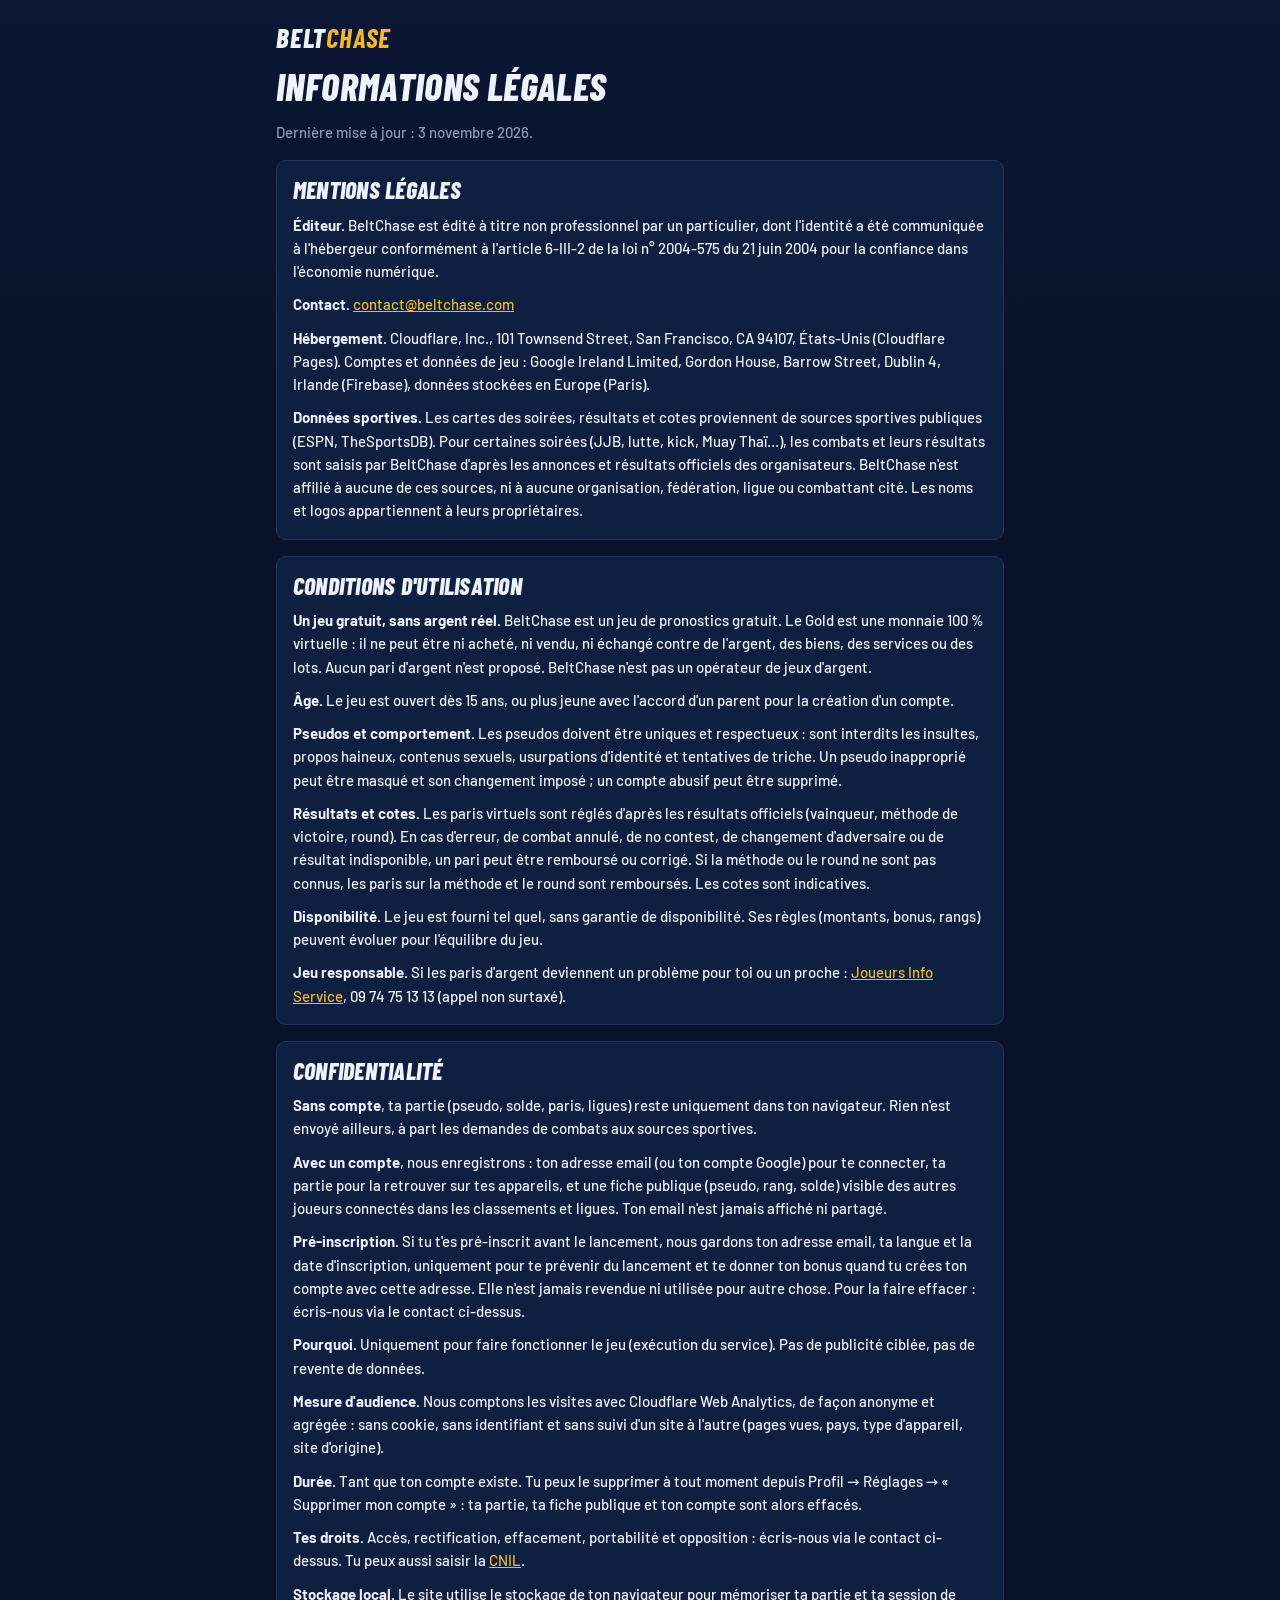
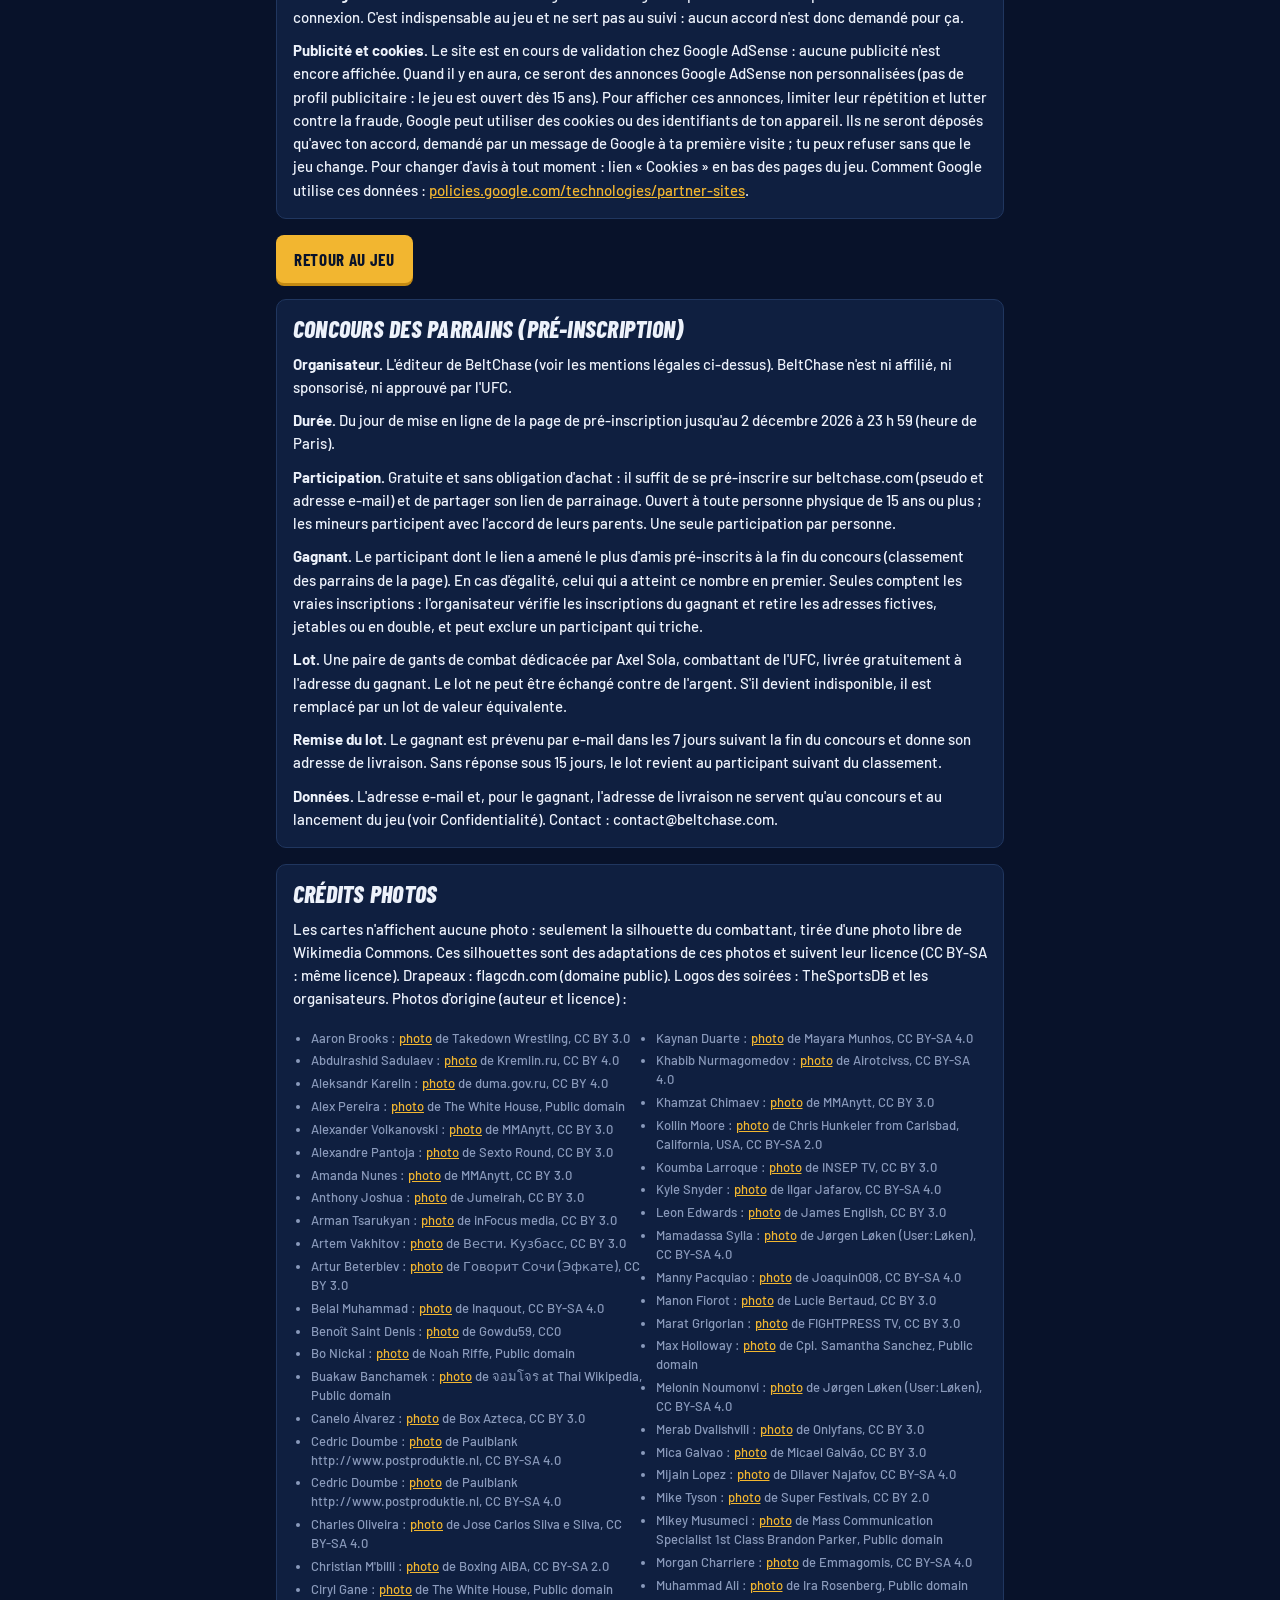
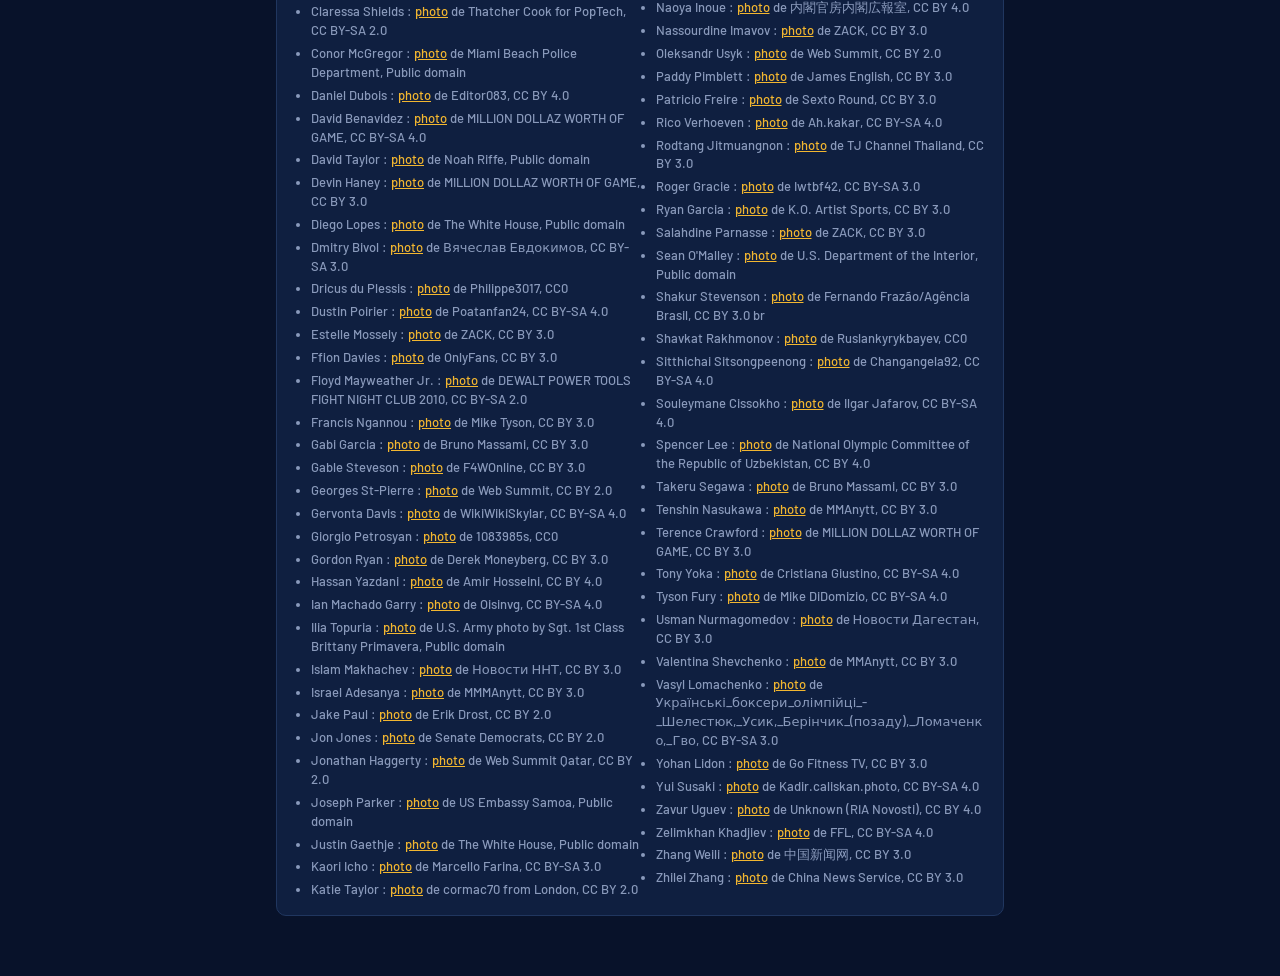
<file: legal.html>
<!doctype html>
<html lang="fr">
<head>
  <meta charset="utf-8">
  <meta name="google-adsense-account" content="ca-pub-3067182481592273">
  <meta name="viewport" content="width=device-width, initial-scale=1, viewport-fit=cover">
  <meta name="theme-color" content="#08122a">
  <title>BeltChase · Mentions légales, conditions et confidentialité</title>
  <meta name="description" content="Mentions légales, conditions d'utilisation et politique de confidentialité de BeltChase, le jeu de pronostics MMA, boxe et sports de combat, gratuit et sans argent réel.">
  <link rel="canonical" href="https://beltchase.com/legal">
  <link rel="icon" href="icons/icon.svg" type="image/svg+xml">
  <link rel="preconnect" href="https://fonts.googleapis.com">
  <link rel="preconnect" href="https://fonts.gstatic.com" crossorigin>
  <link href="https://fonts.googleapis.com/css2?family=Barlow+Condensed:ital,wght@0,700;0,800;1,800&family=Barlow:wght@400;500;600;700&display=swap" rel="stylesheet">
  <link rel="stylesheet" href="css/styles.css">
</head>
<body>
  <main class="legal-page">
    <a class="logo" href="./" aria-label="Retour au jeu"><span>BELT<b>CHASE</b></span></a>

    <h1 class="page-title">Informations légales</h1>
    <p class="muted">Dernière mise à jour : 3 novembre 2026.</p>

    <section id="mentions" class="card">
      <h2>Mentions légales</h2>
      <p><strong>Éditeur.</strong> BeltChase est édité à titre non professionnel par un particulier, dont
        l'identité a été communiquée à l'hébergeur conformément à l'article 6-III-2 de la loi
        n° 2004-575 du 21 juin 2004 pour la confiance dans l'économie numérique.</p>
      <p><strong>Contact.</strong> <a href="mailto:contact@beltchase.com">contact@beltchase.com</a></p>
      <p><strong>Hébergement.</strong> Cloudflare, Inc., 101 Townsend Street, San Francisco, CA 94107,
        États-Unis (Cloudflare Pages). Comptes et données de jeu : Google Ireland Limited, Gordon House,
        Barrow Street, Dublin 4, Irlande (Firebase), données stockées en Europe (Paris).</p>
      <p><strong>Données sportives.</strong> Les cartes des soirées, résultats et cotes proviennent de
        sources sportives publiques (ESPN, TheSportsDB). Pour certaines soirées (JJB, lutte, kick, Muay
        Thaï…), les combats et leurs résultats sont saisis par BeltChase d'après les annonces et
        résultats officiels des organisateurs. BeltChase n'est affilié à aucune de ces sources, ni à
        aucune organisation, fédération, ligue ou combattant cité. Les noms et logos appartiennent à
        leurs propriétaires.</p>
    </section>

    <section id="cgu" class="card">
      <h2>Conditions d'utilisation</h2>
      <p><strong>Un jeu gratuit, sans argent réel.</strong> BeltChase est un jeu de pronostics gratuit.
        Le Gold est une monnaie 100 % virtuelle : il ne peut être ni acheté, ni vendu, ni
        échangé contre de l'argent, des biens, des services ou des lots. Aucun pari d'argent n'est
        proposé. BeltChase n'est pas un opérateur de jeux d'argent.</p>
      <p><strong>Âge.</strong> Le jeu est ouvert dès 15 ans, ou plus jeune avec l'accord d'un
        parent pour la création d'un compte.</p>
      <p><strong>Pseudos et comportement.</strong> Les pseudos doivent être uniques et respectueux :
        sont interdits les insultes, propos haineux, contenus sexuels, usurpations d'identité et
        tentatives de triche. Un pseudo inapproprié peut être masqué et son changement imposé ; un
        compte abusif peut être supprimé.</p>
      <p><strong>Résultats et cotes.</strong> Les paris virtuels sont réglés d'après les résultats
        officiels (vainqueur, méthode de victoire, round). En cas d'erreur, de combat annulé, de no
        contest, de changement d'adversaire ou de résultat indisponible, un pari peut être remboursé
        ou corrigé. Si la méthode ou le round ne sont pas connus, les paris sur la méthode et le round
        sont remboursés. Les cotes sont indicatives.</p>
      <p><strong>Disponibilité.</strong> Le jeu est fourni tel quel, sans garantie de disponibilité.
        Ses règles (montants, bonus, rangs) peuvent évoluer pour l'équilibre du jeu.</p>
      <p><strong>Jeu responsable.</strong> Si les paris d'argent deviennent un problème pour toi ou un
        proche : <a href="https://www.joueurs-info-service.fr">Joueurs Info Service</a>, 09 74 75 13 13
        (appel non surtaxé).</p>
    </section>

    <section id="confidentialite" class="card">
      <h2>Confidentialité</h2>
      <p><strong>Sans compte</strong>, ta partie (pseudo, solde, paris, ligues) reste uniquement dans
        ton navigateur. Rien n'est envoyé ailleurs, à part les demandes de combats aux sources sportives.</p>
      <p><strong>Avec un compte</strong>, nous enregistrons : ton adresse email (ou ton compte Google)
        pour te connecter, ta partie pour la retrouver sur tes appareils, et une fiche publique
        (pseudo, rang, solde) visible des autres joueurs connectés dans les classements et ligues.
        Ton email n'est jamais affiché ni partagé.</p>
      <p><strong>Pré-inscription.</strong> Si tu t'es pré-inscrit avant le lancement, nous gardons ton
        adresse email, ta langue et la date d'inscription, uniquement pour te prévenir du lancement et te
        donner ton bonus quand tu crées ton compte avec cette adresse. Elle n'est jamais revendue ni
        utilisée pour autre chose. Pour la faire effacer : écris-nous via le contact ci-dessus.</p>
      <p><strong>Pourquoi.</strong> Uniquement pour faire fonctionner le jeu (exécution du service).
        Pas de publicité ciblée, pas de revente de données.</p>
      <p><strong>Mesure d'audience.</strong> Nous comptons les visites avec Cloudflare Web Analytics,
        de façon anonyme et agrégée : sans cookie, sans identifiant et sans suivi d'un site à l'autre
        (pages vues, pays, type d'appareil, site d'origine).</p>
      <p><strong>Durée.</strong> Tant que ton compte existe. Tu peux le supprimer à tout moment depuis
        Profil → Réglages → « Supprimer mon compte » : ta partie, ta fiche publique et ton compte
        sont alors effacés.</p>
      <p><strong>Tes droits.</strong> Accès, rectification, effacement, portabilité et opposition :
        écris-nous via le contact ci-dessus. Tu peux aussi saisir la
        <a href="https://www.cnil.fr">CNIL</a>.</p>
      <p><strong>Stockage local.</strong> Le site utilise le stockage de ton navigateur pour
        mémoriser ta partie et ta session de connexion. C'est indispensable au jeu et ne sert pas au
        suivi : aucun accord n'est donc demandé pour ça.</p>
      <p id="cookies"><strong>Publicité et cookies.</strong> Le site est en cours de validation chez Google AdSense : aucune publicité n'est encore
        affichée. Quand il y en aura, ce seront des annonces Google AdSense non personnalisées (pas de profil publicitaire : le jeu est ouvert dès 15 ans). Pour
        afficher ces annonces, limiter leur répétition et lutter contre la fraude, Google peut utiliser
        des cookies ou des identifiants de ton appareil. Ils ne seront déposés qu'avec ton accord, demandé
        par un message de Google à ta première visite ; tu peux refuser sans que le jeu change. Pour
        changer d'avis à tout moment : lien « Cookies » en bas des pages du jeu. Comment Google utilise
        ces données : <a href="https://policies.google.com/technologies/partner-sites">policies.google.com/technologies/partner-sites</a>.</p>
    </section>

    <p><a class="btn btn-primary" href="./">Retour au jeu</a></p>
    <section id="concours" class="card">
      <h2>Concours des parrains (pré-inscription)</h2>
      <p><strong>Organisateur.</strong> L'éditeur de BeltChase (voir les mentions légales ci-dessus).
        BeltChase n'est ni affilié, ni sponsorisé, ni approuvé par l'UFC.</p>
      <p><strong>Durée.</strong> Du jour de mise en ligne de la page de pré-inscription jusqu'au
        2 décembre 2026 à 23 h 59 (heure de Paris).</p>
      <p><strong>Participation.</strong> Gratuite et sans obligation d'achat : il suffit de se pré-inscrire sur
        beltchase.com (pseudo et adresse e-mail) et de partager son lien de parrainage. Ouvert à toute
        personne physique de 15 ans ou plus ; les mineurs participent avec l'accord de leurs parents. Une
        seule participation par personne.</p>
      <p><strong>Gagnant.</strong> Le participant dont le lien a amené le plus d'amis pré-inscrits à la fin du
        concours (classement des parrains de la page). En cas d'égalité, celui qui a atteint ce nombre en
        premier. Seules comptent les vraies inscriptions : l'organisateur vérifie les inscriptions du gagnant
        et retire les adresses fictives, jetables ou en double, et peut exclure un participant qui triche.</p>
      <p><strong>Lot.</strong> Une paire de gants de combat dédicacée par Axel Sola, combattant de l'UFC, livrée
        gratuitement à l'adresse du gagnant. Le lot ne peut être échangé contre de l'argent. S'il devient
        indisponible, il est remplacé par un lot de valeur équivalente.</p>
      <p><strong>Remise du lot.</strong> Le gagnant est prévenu par e-mail dans les 7 jours suivant la fin du
        concours et donne son adresse de livraison. Sans réponse sous 15 jours, le lot revient au
        participant suivant du classement.</p>
      <p><strong>Données.</strong> L'adresse e-mail et, pour le gagnant, l'adresse de livraison ne servent qu'au
        concours et au lancement du jeu (voir Confidentialité). Contact : contact@beltchase.com.</p>
    </section>

    <section id="credits" class="card">
      <h2>Crédits photos</h2>
      <p>Les cartes n'affichent aucune photo : seulement la silhouette du combattant, tirée d'une photo libre de
        Wikimedia Commons. Ces silhouettes sont des adaptations de ces photos et suivent leur licence (CC BY-SA :
        même licence). Drapeaux : flagcdn.com (domaine public). Logos des soirées : TheSportsDB et les organisateurs.
        Photos d'origine (auteur et licence) :</p>
      <ul class="credits-list">
        <li>Aaron Brooks : <a href="https://en.wikipedia.org/wiki/Aaron_Brooks_(wrestler)" rel="noopener">photo</a> de Takedown Wrestling, CC BY 3.0</li>
        <li>Abdulrashid Sadulaev : <a href="https://fr.wikipedia.org/wiki/Abdulrashid_Sadulaev" rel="noopener">photo</a> de Kremlin.ru, CC BY 4.0</li>
        <li>Aleksandr Karelin : <a href="https://fr.wikipedia.org/wiki/Alexander_Kareline" rel="noopener">photo</a> de duma.gov.ru, CC BY 4.0</li>
        <li>Alex Pereira : <a href="https://fr.wikipedia.org/wiki/Alex_Pereira" rel="noopener">photo</a> de The White House, Public domain</li>
        <li>Alexander Volkanovski : <a href="https://fr.wikipedia.org/wiki/Alexander_Volkanovski" rel="noopener">photo</a> de MMAnytt, CC BY 3.0</li>
        <li>Alexandre Pantoja : <a href="https://fr.wikipedia.org/wiki/Alexandre_Pantoja" rel="noopener">photo</a> de Sexto Round, CC BY 3.0</li>
        <li>Amanda Nunes : <a href="https://fr.wikipedia.org/wiki/Amanda_Nunes" rel="noopener">photo</a> de MMAnytt, CC BY 3.0</li>
        <li>Anthony Joshua : <a href="https://fr.wikipedia.org/wiki/Anthony_Joshua" rel="noopener">photo</a> de Jumeirah, CC BY 3.0</li>
        <li>Arman Tsarukyan : <a href="https://fr.wikipedia.org/wiki/Arman_Tsarukyan" rel="noopener">photo</a> de inFocus media, CC BY 3.0</li>
        <li>Artem Vakhitov : <a href="https://en.wikipedia.org/wiki/Artem_Vakhitov" rel="noopener">photo</a> de Вести. Кузбасс, CC BY 3.0</li>
        <li>Artur Beterbiev : <a href="https://fr.wikipedia.org/wiki/Artur_Beterbiyev" rel="noopener">photo</a> de Говорит Сочи (Эфкате), CC BY 3.0</li>
        <li>Belal Muhammad : <a href="https://fr.wikipedia.org/wiki/Belal_Muhammad" rel="noopener">photo</a> de Inaquout, CC BY-SA 4.0</li>
        <li>Benoît Saint Denis : <a href="https://fr.wikipedia.org/wiki/Beno%C3%AEt_Saint_Denis" rel="noopener">photo</a> de Gowdu59, CC0</li>
        <li>Bo Nickal : <a href="https://en.wikipedia.org/wiki/Bo_Nickal" rel="noopener">photo</a> de Noah Riffe, Public domain</li>
        <li>Buakaw Banchamek : <a href="https://fr.wikipedia.org/wiki/Buakaw_Banchamek" rel="noopener">photo</a> de จอมโจร at Thai Wikipedia, Public domain</li>
        <li>Canelo Álvarez : <a href="https://fr.wikipedia.org/wiki/Canelo_%C3%81lvarez" rel="noopener">photo</a> de Box Azteca, CC BY 3.0</li>
        <li>Cedric Doumbe : <a href="https://en.wikipedia.org/wiki/C%C3%A9dric_Doumb%C3%A9" rel="noopener">photo</a> de Paulblank http://www.postproduktie.nl, CC BY-SA 4.0</li>
        <li>Cedric Doumbe : <a href="https://en.wikipedia.org/wiki/C%C3%A9dric_Doumb%C3%A9" rel="noopener">photo</a> de Paulblank http://www.postproduktie.nl, CC BY-SA 4.0</li>
        <li>Charles Oliveira : <a href="https://fr.wikipedia.org/wiki/Charles_Oliveira" rel="noopener">photo</a> de Jose Carlos Silva e Silva, CC BY-SA 4.0</li>
        <li>Christian M&#x27;billi : <a href="https://en.wikipedia.org/wiki/Christian_M&#x27;billi" rel="noopener">photo</a> de Boxing AIBA, CC BY-SA 2.0</li>
        <li>Ciryl Gane : <a href="https://fr.wikipedia.org/wiki/Ciryl_Gane" rel="noopener">photo</a> de The White House, Public domain</li>
        <li>Claressa Shields : <a href="https://fr.wikipedia.org/wiki/Claressa_Shields" rel="noopener">photo</a> de Thatcher Cook for PopTech, CC BY-SA 2.0</li>
        <li>Conor McGregor : <a href="https://fr.wikipedia.org/wiki/Conor_McGregor" rel="noopener">photo</a> de Miami Beach Police Department, Public domain</li>
        <li>Daniel Dubois : <a href="https://en.wikipedia.org/wiki/Daniel_Dubois" rel="noopener">photo</a> de Editor083, CC BY 4.0</li>
        <li>David Benavidez : <a href="https://fr.wikipedia.org/wiki/David_Benavidez" rel="noopener">photo</a> de MILLION DOLLAZ WORTH OF GAME, CC BY-SA 4.0</li>
        <li>David Taylor : <a href="https://en.wikipedia.org/wiki/David_Taylor_(wrestler%2C_born_1990)" rel="noopener">photo</a> de Noah Riffe, Public domain</li>
        <li>Devin Haney : <a href="https://fr.wikipedia.org/wiki/Devin_Haney" rel="noopener">photo</a> de MILLION DOLLAZ WORTH OF GAME, CC BY 3.0</li>
        <li>Diego Lopes : <a href="https://fr.wikipedia.org/wiki/Diego_Lopes" rel="noopener">photo</a> de The White House, Public domain</li>
        <li>Dmitry Bivol : <a href="https://fr.wikipedia.org/wiki/Dmitri_Bivol" rel="noopener">photo</a> de Вячеслав Евдокимов, CC BY-SA 3.0</li>
        <li>Dricus du Plessis : <a href="https://fr.wikipedia.org/wiki/Dricus_du_Plessis" rel="noopener">photo</a> de Philippe3017, CC0</li>
        <li>Dustin Poirier : <a href="https://fr.wikipedia.org/wiki/Dustin_Poirier" rel="noopener">photo</a> de Poatanfan24, CC BY-SA 4.0</li>
        <li>Estelle Mossely : <a href="https://fr.wikipedia.org/wiki/Estelle_Mossely" rel="noopener">photo</a> de ZACK, CC BY 3.0</li>
        <li>Ffion Davies : <a href="https://en.wikipedia.org/wiki/Ffion_Davies" rel="noopener">photo</a> de OnlyFans, CC BY 3.0</li>
        <li>Floyd Mayweather Jr. : <a href="https://fr.wikipedia.org/wiki/Floyd_Mayweather%2C_Jr." rel="noopener">photo</a> de DEWALT POWER TOOLS FIGHT NIGHT CLUB 2010, CC BY-SA 2.0</li>
        <li>Francis Ngannou : <a href="https://fr.wikipedia.org/wiki/Francis_Ngannou" rel="noopener">photo</a> de Mike Tyson, CC BY 3.0</li>
        <li>Gabi Garcia : <a href="https://en.wikipedia.org/wiki/Gabi_Garcia" rel="noopener">photo</a> de Bruno Massami, CC BY 3.0</li>
        <li>Gable Steveson : <a href="https://fr.wikipedia.org/wiki/Gable_Steveson" rel="noopener">photo</a> de F4WOnline, CC BY 3.0</li>
        <li>Georges St-Pierre : <a href="https://fr.wikipedia.org/wiki/Georges_Saint-Pierre" rel="noopener">photo</a> de Web Summit, CC BY 2.0</li>
        <li>Gervonta Davis : <a href="https://fr.wikipedia.org/wiki/Gervonta_Davis" rel="noopener">photo</a> de WikiWikiSkylar, CC BY-SA 4.0</li>
        <li>Giorgio Petrosyan : <a href="https://en.wikipedia.org/wiki/Giorgio_Petrosyan" rel="noopener">photo</a> de 1083985s, CC0</li>
        <li>Gordon Ryan : <a href="https://fr.wikipedia.org/wiki/Gordon_Ryan" rel="noopener">photo</a> de Derek Moneyberg, CC BY 3.0</li>
        <li>Hassan Yazdani : <a href="https://fr.wikipedia.org/wiki/Hassan_Yazdani" rel="noopener">photo</a> de Amir Hosseini, CC BY 4.0</li>
        <li>Ian Machado Garry : <a href="https://en.wikipedia.org/wiki/Ian_Machado_Garry" rel="noopener">photo</a> de Oisinvg, CC BY-SA 4.0</li>
        <li>Ilia Topuria : <a href="https://fr.wikipedia.org/wiki/Ilia_Topuria" rel="noopener">photo</a> de U.S. Army photo by Sgt. 1st Class Brittany Primavera, Public domain</li>
        <li>Islam Makhachev : <a href="https://fr.wikipedia.org/wiki/Islam_Makhachev" rel="noopener">photo</a> de Новости ННТ, CC BY 3.0</li>
        <li>Israel Adesanya : <a href="https://fr.wikipedia.org/wiki/Israel_Adesanya" rel="noopener">photo</a> de MMMAnytt, CC BY 3.0</li>
        <li>Jake Paul : <a href="https://fr.wikipedia.org/wiki/Jake_Paul" rel="noopener">photo</a> de Erik Drost, CC BY 2.0</li>
        <li>Jon Jones : <a href="https://en.wikipedia.org/wiki/Jon_Jones" rel="noopener">photo</a> de Senate Democrats, CC BY 2.0</li>
        <li>Jonathan Haggerty : <a href="https://en.wikipedia.org/wiki/Jonathan_Haggerty" rel="noopener">photo</a> de Web Summit Qatar, CC BY 2.0</li>
        <li>Joseph Parker : <a href="https://fr.wikipedia.org/wiki/Joseph_Parker" rel="noopener">photo</a> de US Embassy Samoa, Public domain</li>
        <li>Justin Gaethje : <a href="https://fr.wikipedia.org/wiki/Justin_Gaethje" rel="noopener">photo</a> de The White House, Public domain</li>
        <li>Kaori Icho : <a href="https://fr.wikipedia.org/wiki/Kaori_Ich%C5%8D" rel="noopener">photo</a> de Marcello Farina, CC BY-SA 3.0</li>
        <li>Katie Taylor : <a href="https://fr.wikipedia.org/wiki/Katie_Taylor" rel="noopener">photo</a> de cormac70 from London, CC BY 2.0</li>
        <li>Kaynan Duarte : <a href="https://en.wikipedia.org/wiki/Kaynan_Duarte" rel="noopener">photo</a> de Mayara Munhos, CC BY-SA 4.0</li>
        <li>Khabib Nurmagomedov : <a href="https://fr.wikipedia.org/wiki/Khabib_Nurmagomedov" rel="noopener">photo</a> de Airotcivss, CC BY-SA 4.0</li>
        <li>Khamzat Chimaev : <a href="https://fr.wikipedia.org/wiki/Khamzat_Chimaev" rel="noopener">photo</a> de MMAnytt, CC BY 3.0</li>
        <li>Kollin Moore : <a href="https://en.wikipedia.org/wiki/Kollin_Moore" rel="noopener">photo</a> de Chris Hunkeler from Carlsbad, California, USA, CC BY-SA 2.0</li>
        <li>Koumba Larroque : <a href="https://fr.wikipedia.org/wiki/Koumba_Larroque" rel="noopener">photo</a> de INSEP TV, CC BY 3.0</li>
        <li>Kyle Snyder : <a href="https://fr.wikipedia.org/wiki/Kyle_Snyder" rel="noopener">photo</a> de Ilgar Jafarov, CC BY-SA 4.0</li>
        <li>Leon Edwards : <a href="https://fr.wikipedia.org/wiki/Leon_Edwards" rel="noopener">photo</a> de James English, CC BY 3.0</li>
        <li>Mamadassa Sylla : <a href="https://fr.wikipedia.org/wiki/Mamadassa_Sylla" rel="noopener">photo</a> de Jørgen Løken (User:Løken), CC BY-SA 4.0</li>
        <li>Manny Pacquiao : <a href="https://commons.wikimedia.org/wiki/File:Manny_Pacquiao_2010.jpg" rel="noopener">photo</a> de Joaquin008, CC BY-SA 4.0</li>
        <li>Manon Fiorot : <a href="https://fr.wikipedia.org/wiki/Manon_Fiorot" rel="noopener">photo</a> de Lucie Bertaud, CC BY 3.0</li>
        <li>Marat Grigorian : <a href="https://en.wikipedia.org/wiki/Marat_Grigorian" rel="noopener">photo</a> de FIGHTPRESS TV, CC BY 3.0</li>
        <li>Max Holloway : <a href="https://fr.wikipedia.org/wiki/Max_Holloway" rel="noopener">photo</a> de Cpl. Samantha Sanchez, Public domain</li>
        <li>Melonin Noumonvi : <a href="https://commons.wikimedia.org/wiki/File:M%C3%A9lonin_Noumonvi.JPG" rel="noopener">photo</a> de Jørgen Løken (User:Løken), CC BY-SA 4.0</li>
        <li>Merab Dvalishvili : <a href="https://commons.wikimedia.org/wiki/File:Merab_Dvalishvili_2022.png" rel="noopener">photo</a> de Onlyfans, CC BY 3.0</li>
        <li>Mica Galvao : <a href="https://en.wikipedia.org/wiki/Micael_Galv%C3%A3o" rel="noopener">photo</a> de Micael Galvão, CC BY 3.0</li>
        <li>Mijain Lopez : <a href="https://commons.wikimedia.org/wiki/File:Mija%C3%ADn_L%C3%B3pez_at_the_2024_Summer_Olympics_(cropped).jpg" rel="noopener">photo</a> de Dilaver Najafov, CC BY-SA 4.0</li>
        <li>Mike Tyson : <a href="https://fr.wikipedia.org/wiki/Mike_Tyson" rel="noopener">photo</a> de Super Festivals, CC BY 2.0</li>
        <li>Mikey Musumeci : <a href="https://en.wikipedia.org/wiki/Mikey_Musumeci" rel="noopener">photo</a> de Mass Communication Specialist 1st Class Brandon Parker, Public domain</li>
        <li>Morgan Charriere : <a href="https://fr.wikipedia.org/wiki/Morgan_Charri%C3%A8re" rel="noopener">photo</a> de Emmagomis, CC BY-SA 4.0</li>
        <li>Muhammad Ali : <a href="https://fr.wikipedia.org/wiki/Mohamed_Ali" rel="noopener">photo</a> de Ira Rosenberg, Public domain</li>
        <li>Naoya Inoue : <a href="https://fr.wikipedia.org/wiki/Naoya_Inoue" rel="noopener">photo</a> de 内閣官房内閣広報室, CC BY 4.0</li>
        <li>Nassourdine Imavov : <a href="https://fr.wikipedia.org/wiki/Nassourdine_Imavov" rel="noopener">photo</a> de ZACK, CC BY 3.0</li>
        <li>Oleksandr Usyk : <a href="https://fr.wikipedia.org/wiki/Oleksandr_Usyk" rel="noopener">photo</a> de Web Summit, CC BY 2.0</li>
        <li>Paddy Pimblett : <a href="https://fr.wikipedia.org/wiki/Paddy_Pimblett" rel="noopener">photo</a> de James English, CC BY 3.0</li>
        <li>Patricio Freire : <a href="https://en.wikipedia.org/wiki/Patr%C3%ADcio_Pitbull" rel="noopener">photo</a> de Sexto Round, CC BY 3.0</li>
        <li>Rico Verhoeven : <a href="https://en.wikipedia.org/wiki/Rico_Verhoeven" rel="noopener">photo</a> de Ah.kakar, CC BY-SA 4.0</li>
        <li>Rodtang Jitmuangnon : <a href="https://fr.wikipedia.org/wiki/Rodtang_Jitmuangnon" rel="noopener">photo</a> de TJ Channel Thailand, CC BY 3.0</li>
        <li>Roger Gracie : <a href="https://fr.wikipedia.org/wiki/Roger_Gracie" rel="noopener">photo</a> de Iwtbf42, CC BY-SA 3.0</li>
        <li>Ryan Garcia : <a href="https://commons.wikimedia.org/wiki/File:Ryan_Garc%C3%ADa.png" rel="noopener">photo</a> de K.O. Artist Sports, CC BY 3.0</li>
        <li>Salahdine Parnasse : <a href="https://fr.wikipedia.org/wiki/Salahdine_Parnasse" rel="noopener">photo</a> de ZACK, CC BY 3.0</li>
        <li>Sean O&#x27;Malley : <a href="https://en.wikipedia.org/wiki/Sean_O&#x27;Malley_(fighter)" rel="noopener">photo</a> de U.S. Department of the Interior, Public domain</li>
        <li>Shakur Stevenson : <a href="https://fr.wikipedia.org/wiki/Shakur_Stevenson" rel="noopener">photo</a> de Fernando Frazão/Agência Brasil, CC BY 3.0 br</li>
        <li>Shavkat Rakhmonov : <a href="https://fr.wikipedia.org/wiki/Shavkat_Rakhmonov" rel="noopener">photo</a> de Ruslankyrykbayev, CC0</li>
        <li>Sitthichai Sitsongpeenong : <a href="https://en.wikipedia.org/wiki/Sitthichai_Sitsongpeenong" rel="noopener">photo</a> de Changangela92, CC BY-SA 4.0</li>
        <li>Souleymane Cissokho : <a href="https://fr.wikipedia.org/wiki/Souleymane_Cissokho" rel="noopener">photo</a> de Ilgar Jafarov, CC BY-SA 4.0</li>
        <li>Spencer Lee : <a href="https://commons.wikimedia.org/wiki/File:Wrestling_at_the_2024_Summer_Olympics_%E2%80%93_Men%27s_freestyle_57_kg_Award_Ceremony.jpg" rel="noopener">photo</a> de National Olympic Committee of the Republic of Uzbekistan, CC BY 4.0</li>
        <li>Takeru Segawa : <a href="https://en.wikipedia.org/wiki/Takeru_Segawa" rel="noopener">photo</a> de Bruno Massami, CC BY 3.0</li>
        <li>Tenshin Nasukawa : <a href="https://fr.wikipedia.org/wiki/Tenshin_Nasukawa" rel="noopener">photo</a> de MMAnytt, CC BY 3.0</li>
        <li>Terence Crawford : <a href="https://fr.wikipedia.org/wiki/Terence_Crawford" rel="noopener">photo</a> de MILLION DOLLAZ WORTH OF GAME, CC BY 3.0</li>
        <li>Tony Yoka : <a href="https://fr.wikipedia.org/wiki/Tony_Yoka" rel="noopener">photo</a> de Cristiana Giustino, CC BY-SA 4.0</li>
        <li>Tyson Fury : <a href="https://fr.wikipedia.org/wiki/Tyson_Fury" rel="noopener">photo</a> de Mike DiDomizio, CC BY-SA 4.0</li>
        <li>Usman Nurmagomedov : <a href="https://fr.wikipedia.org/wiki/Usman_Nurmagomedov" rel="noopener">photo</a> de Новости Дагестан, CC BY 3.0</li>
        <li>Valentina Shevchenko : <a href="https://en.wikipedia.org/wiki/Valentina_Shevchenko" rel="noopener">photo</a> de MMAnytt, CC BY 3.0</li>
        <li>Vasyl Lomachenko : <a href="https://fr.wikipedia.org/wiki/Vasyl_Lomachenko" rel="noopener">photo</a> de Українські_боксери_олімпійці_-_Шелестюк,_Усик,_Берінчик_(позаду),_Ломаченко,_Гво, CC BY-SA 3.0</li>
        <li>Yohan Lidon : <a href="https://fr.wikipedia.org/wiki/Yohan_Lidon" rel="noopener">photo</a> de Go Fitness TV, CC BY 3.0</li>
        <li>Yui Susaki : <a href="https://commons.wikimedia.org/wiki/File:Yui_Susaki_at_the_Asian_Championships_2026_in_Bishkek_(KGZ).jpg" rel="noopener">photo</a> de Kadir.caliskan.photo, CC BY-SA 4.0</li>
        <li>Zavur Uguev : <a href="https://fr.wikipedia.org/wiki/Zaur_Uguyev" rel="noopener">photo</a> de Unknown (RIA Novosti), CC BY 4.0</li>
        <li>Zelimkhan Khadjiev : <a href="https://fr.wikipedia.org/wiki/Zelimkhan_Khadjiev" rel="noopener">photo</a> de FFL, CC BY-SA 4.0</li>
        <li>Zhang Weili : <a href="https://fr.wikipedia.org/wiki/Weili_Zhang" rel="noopener">photo</a> de 中国新闻网, CC BY 3.0</li>
        <li>Zhilei Zhang : <a href="https://en.wikipedia.org/wiki/Zhilei_Zhang" rel="noopener">photo</a> de China News Service, CC BY 3.0</li>
      </ul>
    </section>
  </main>
</body>
</html>
</file>
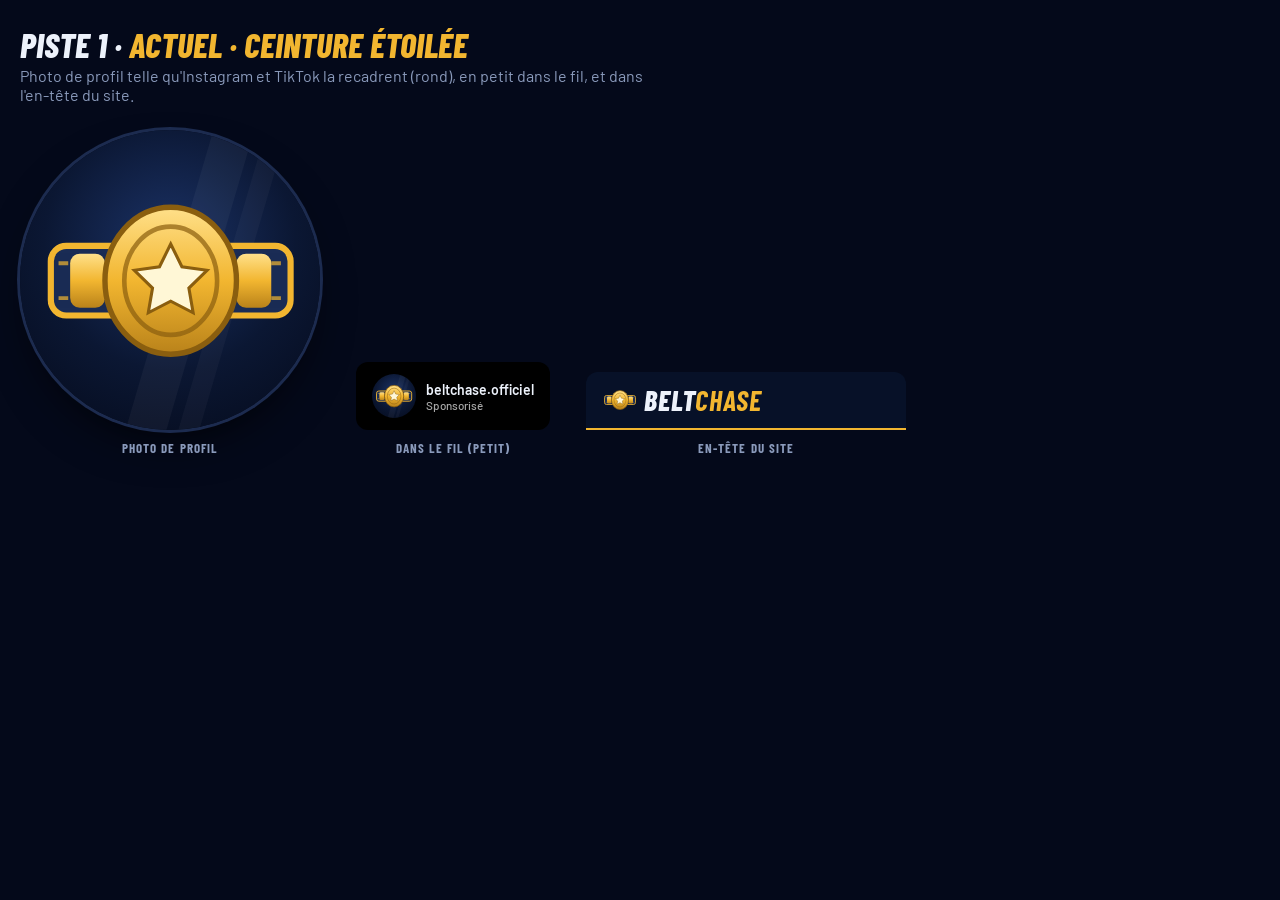
<file: marketing/logos.html>
<!doctype html>
<html lang="fr">
<head>
<meta charset="utf-8">
<meta name="viewport" content="width=device-width, initial-scale=1">
<meta name="robots" content="noindex">
<title>BeltChase · Logos</title>
<link href="https://fonts.googleapis.com/css2?family=Barlow+Condensed:ital,wght@0,700;0,800;1,800&family=Barlow:wght@500;600;700&display=swap" rel="stylesheet">
<!-- Pistes de logo (?v=1…4) : photo de profil ronde (Instagram, TikTok), petite pastille, en-tête du site. -->
<style>
  :root { --bg: #08122a; --gold: #f2b630; --text: #edf2fb; --muted: #8a9abb; }
  body { margin: 0; background: #04091a; color: var(--text); font-family: Barlow, sans-serif; padding: 28px 20px; }
  h1 { font: italic 800 34px/1 'Barlow Condensed'; text-transform: uppercase; margin: 0 0 4px; }
  h1 span { color: var(--gold); }
  .note { color: var(--muted); margin: 0 0 26px; max-width: 640px; }
  .row { display: flex; flex-wrap: wrap; gap: 36px; align-items: flex-end; }
  .cap { color: var(--muted); font: 700 13px 'Barlow Condensed'; letter-spacing: .08em; text-transform: uppercase; margin-top: 10px; text-align: center; }
  .pp { width: 300px; height: 300px; border-radius: 50%; overflow: hidden; box-shadow: 0 0 0 3px #1c2b4f, 0 20px 50px -20px #000; }
  .pp svg, .mini svg { width: 100%; height: 100%; display: block; }
  .mini { width: 44px; height: 44px; border-radius: 50%; overflow: hidden; }
  .feed { display: flex; align-items: center; gap: 10px; background: #000; padding: 12px 16px; border-radius: 12px; font: 600 14px Barlow; }
  .feed small { display: block; color: #a8a8a8; font-weight: 500; }
  .site { display: flex; align-items: center; gap: 8px; background: rgba(8,18,42,.95); border-bottom: 2px solid var(--gold); padding: 12px 18px; border-radius: 12px 12px 0 0; font: italic 800 28px/1 'Barlow Condensed'; letter-spacing: .03em; }
  .site .ic { width: 32px; height: 32px; }
  .site b { color: var(--gold); }
</style>
</head>
<body>
<div id="out"></div>
<script>
const G = (id) => `<defs><linearGradient id="${id}" x1="0" y1="0" x2="0" y2="1"><stop offset="0" stop-color="#ffe08a"/><stop offset=".5" stop-color="#f2b630"/><stop offset="1" stop-color="#b9821a"/></linearGradient>
  <radialGradient id="${id}bg" cx=".5" cy=".38" r=".7"><stop offset="0" stop-color="#1b3266"/><stop offset=".6" stop-color="#0b1733"/><stop offset="1" stop-color="#060d20"/></radialGradient></defs>`;
const BG = (id) => `<rect width="512" height="512" fill="url(#${id}bg)"/><path d="M330 0h70L250 512h-70z" fill="#fff" opacity=".04"/><path d="M420 0h36L306 512h-36z" fill="#fff" opacity=".03"/>`;

// Chaque piste : icône seule (fond compris, carré 512) ; « mark » : version sans fond pour l'en-tête du site.
const LOGOS = {
  1: { name: 'Actuel · ceinture étoilée', mark: (g) => `<svg viewBox="0 0 64 64">${G(g)}<rect x="1" y="23" width="62" height="18" rx="4" fill="#1a2c55" stroke="#f2b630" stroke-width="1.6"/><path d="M3 27.5h58M3 36.5h58" stroke="#f2b630" stroke-width="1" stroke-dasharray="2.5 2.5" opacity=".7"/><rect x="6" y="25" width="9" height="14" rx="2.5" fill="url(#${g})"/><rect x="49" y="25" width="9" height="14" rx="2.5" fill="url(#${g})"/><ellipse cx="32" cy="32" rx="17" ry="19" fill="url(#${g})" stroke="#8a5e0f" stroke-width="1.4"/><ellipse cx="32" cy="32" rx="12" ry="14" fill="none" stroke="#8a5e0f" stroke-width="1.2" opacity=".7"/><path d="M32 22.5l2.9 5.9 6.5.9-4.7 4.6 1.1 6.4-5.8-3-5.8 3 1.1-6.4-4.7-4.6 6.5-.9z" fill="#fff7d6" stroke="#8a5e0f" stroke-width=".8"/></svg>`,
       icon: (g) => `<svg viewBox="0 0 512 512">${G(g)}${BG(g)}<g transform="translate(46 46) scale(6.6)"><rect x="1" y="23" width="62" height="18" rx="4" fill="#1a2c55" stroke="#f2b630" stroke-width="1.6"/><path d="M3 27.5h58M3 36.5h58" stroke="#f2b630" stroke-width="1" stroke-dasharray="2.5 2.5" opacity=".7"/><rect x="6" y="25" width="9" height="14" rx="2.5" fill="url(#${g})"/><rect x="49" y="25" width="9" height="14" rx="2.5" fill="url(#${g})"/><ellipse cx="32" cy="32" rx="17" ry="19" fill="url(#${g})" stroke="#8a5e0f" stroke-width="1.4"/><ellipse cx="32" cy="32" rx="12" ry="14" fill="none" stroke="#8a5e0f" stroke-width="1.2" opacity=".7"/><path d="M32 22.5l2.9 5.9 6.5.9-4.7 4.6 1.1 6.4-5.8-3-5.8 3 1.1-6.4-4.7-4.6 6.5-.9z" fill="#fff7d6" stroke="#8a5e0f" stroke-width=".8"/></g></svg>` },
  2: { name: 'Plaque de champion « BC »', mark: (g) => `<svg viewBox="0 0 64 64">${G(g)}<rect x="0" y="24" width="64" height="16" rx="4" fill="#1a2c55" stroke="#f2b630" stroke-width="1.6"/><path d="M32 9l19 7v17c0 11-8.5 18.5-19 22-10.5-3.5-19-11-19-22V16z" fill="url(#${g})" stroke="#8a5e0f" stroke-width="1.6"/><path d="M32 14l14.5 5.3v13.5c0 8.4-6.4 14.2-14.5 17-8.1-2.8-14.5-8.6-14.5-17V19.3z" fill="none" stroke="#8a5e0f" stroke-width="1" opacity=".6"/><text x="32" y="38.5" text-anchor="middle" font-family="Barlow Condensed" font-style="italic" font-weight="800" font-size="19" fill="#0b1733">BC</text></svg>`,
       icon: (g) => `<svg viewBox="0 0 512 512">${G(g)}${BG(g)}<g transform="translate(40 40) scale(6.75)"><rect x="0" y="24" width="64" height="16" rx="4" fill="#1a2c55" stroke="#f2b630" stroke-width="1.4"/><path d="M5 28h54M5 36h54" stroke="#f2b630" stroke-width=".8" stroke-dasharray="2 2" opacity=".6"/><path d="M32 9l19 7v17c0 11-8.5 18.5-19 22-10.5-3.5-19-11-19-22V16z" fill="url(#${g})" stroke="#8a5e0f" stroke-width="1.4"/><path d="M32 14l14.5 5.3v13.5c0 8.4-6.4 14.2-14.5 17-8.1-2.8-14.5-8.6-14.5-17V19.3z" fill="none" stroke="#8a5e0f" stroke-width=".9" opacity=".6"/><text x="32" y="38.5" text-anchor="middle" font-family="Barlow Condensed" font-style="italic" font-weight="800" font-size="19" fill="#0b1733">BC</text></g></svg>` },
  3: { name: 'Octogone « BC »', mark: (g) => `<svg viewBox="0 0 64 64">${G(g)}<path d="M21 3h22l18 18v22L43 61H21L3 43V21z" fill="#0b1733" stroke="url(#${g})" stroke-width="5"/><text x="32" y="42" text-anchor="middle" font-family="Barlow Condensed" font-style="italic" font-weight="800" font-size="27" fill="url(#${g})">BC</text></svg>`,
       icon: (g) => `<svg viewBox="0 0 512 512">${G(g)}${BG(g)}<path d="M186 66h140l120 120v140L326 446H186L66 326V186z" fill="#0b1733" stroke="url(#${g})" stroke-width="26"/><path d="M196 92h120l104 104v120L316 420H196L92 316V196z" fill="none" stroke="#f2b630" stroke-width="3" opacity=".35"/><text x="256" y="322" text-anchor="middle" font-family="Barlow Condensed" font-style="italic" font-weight="800" font-size="190" fill="url(#${g})">BC</text></svg>` },
  4: { name: 'Monogramme « B » sportif', mark: (g) => `<svg viewBox="0 0 64 64">${G(g)}<rect x="2" y="2" width="60" height="60" rx="14" fill="url(#${g})"/><text x="33" y="49" text-anchor="middle" font-family="Barlow Condensed" font-style="italic" font-weight="800" font-size="50" fill="#0b1733">B</text><path d="M8 52L56 14" stroke="#0b1733" stroke-width="3.5" opacity=".9"/></svg>`,
       icon: (g) => `<svg viewBox="0 0 512 512">${G(g)}<rect width="512" height="512" fill="url(#${g})"/><path d="M330 0h70L250 512h-70z" fill="#fff" opacity=".12"/><text x="268" y="404" text-anchor="middle" font-family="Barlow Condensed" font-style="italic" font-weight="800" font-size="400" fill="#0b1733">B</text><path d="M60 430L452 110" stroke="url(#${g})" stroke-width="30"/><path d="M60 430L452 110" stroke="#0b1733" stroke-width="16"/></svg>` },
};

const v = new URLSearchParams(location.search).get('v') || '1';
const L = LOGOS[v] || LOGOS[1];
document.title = `Logo ${v} · ${L.name}`;
document.getElementById('out').innerHTML = `
  <h1>Piste ${v} · <span>${L.name}</span></h1>
  <p class="note">Photo de profil telle qu'Instagram et TikTok la recadrent (rond), en petit dans le fil, et dans l'en-tête du site.</p>
  <div class="row">
    <div><div class="pp">${L.icon('g' + v + 'a')}</div><div class="cap">Photo de profil</div></div>
    <div><div class="feed"><div class="mini">${L.icon('g' + v + 'b')}</div><div>beltchase.officiel<small>Sponsorisé</small></div></div><div class="cap">Dans le fil (petit)</div></div>
    <div style="min-width:320px"><div class="site"><span class="ic">${L.mark('g' + v + 'c')}</span><span>BELT<b>CHASE</b></span></div><div class="cap">En-tête du site</div></div>
  </div>`;
</script>
</body>
</html>
</file>
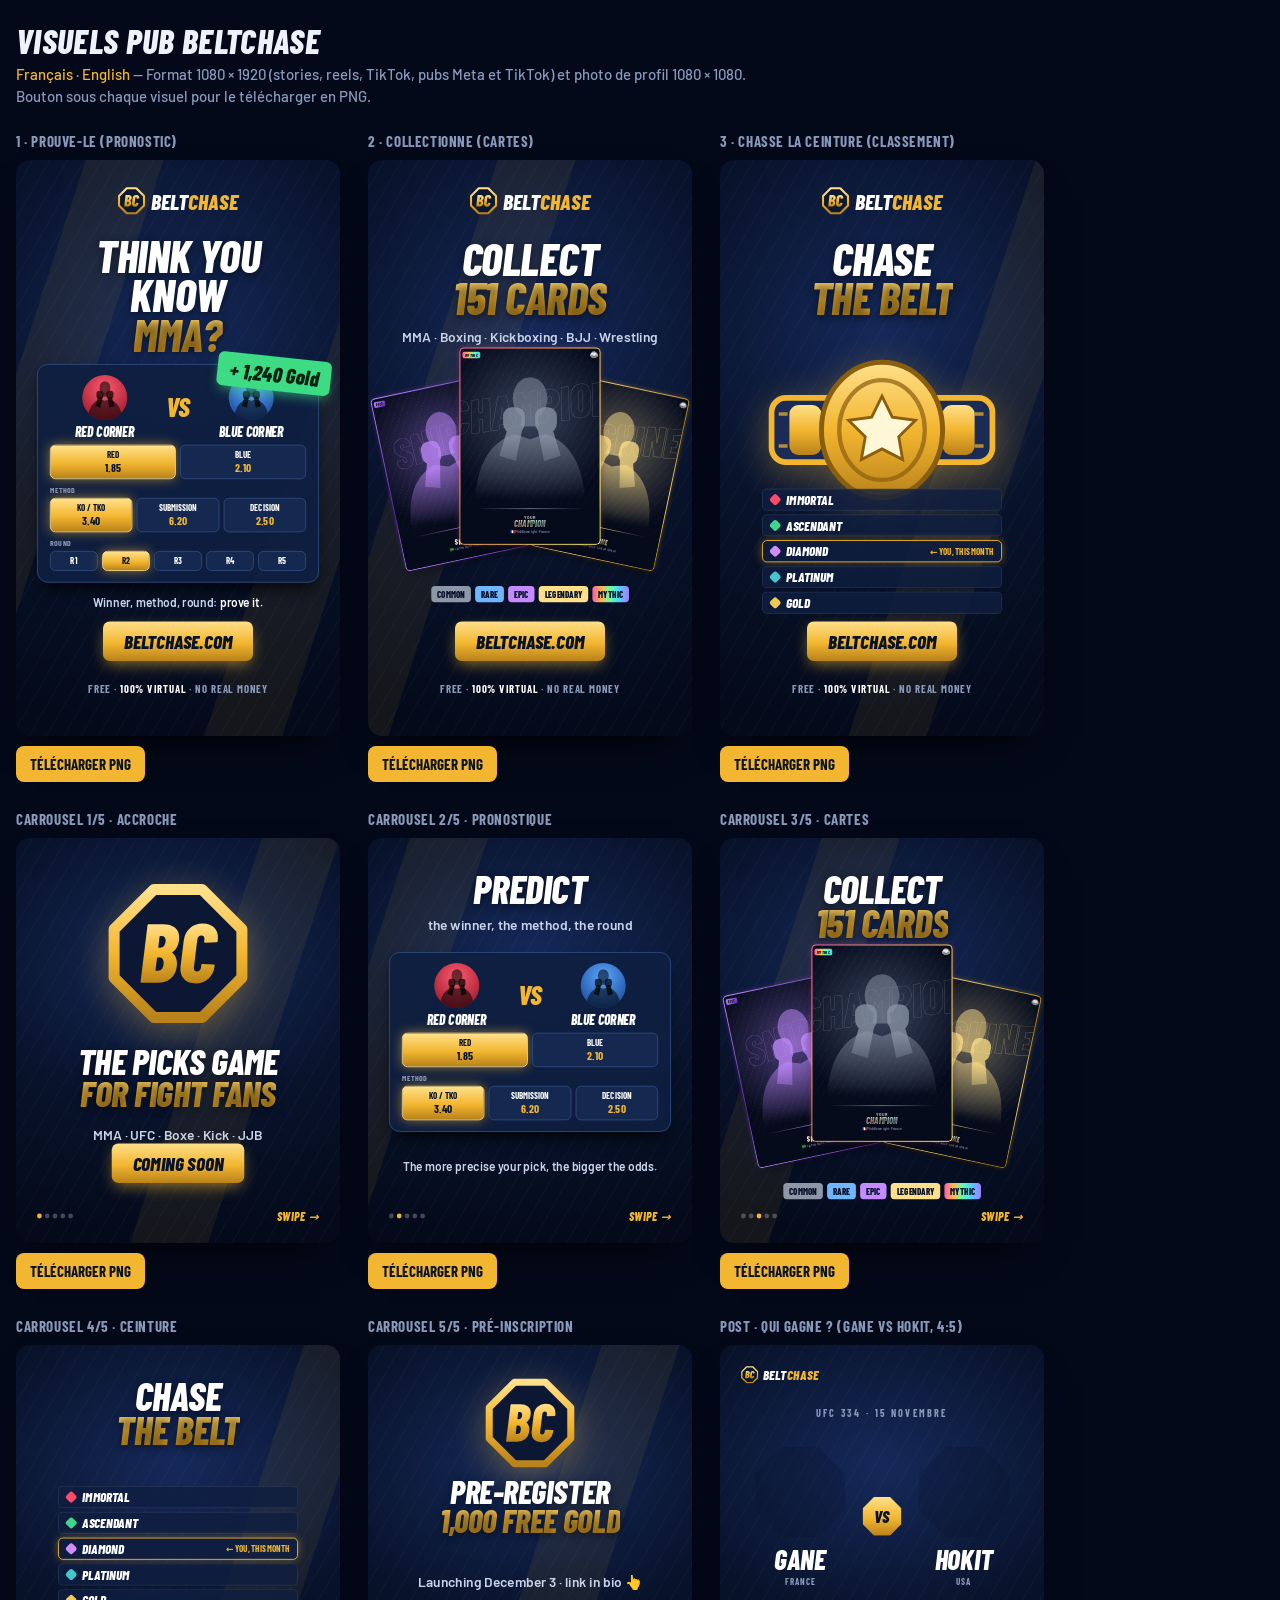
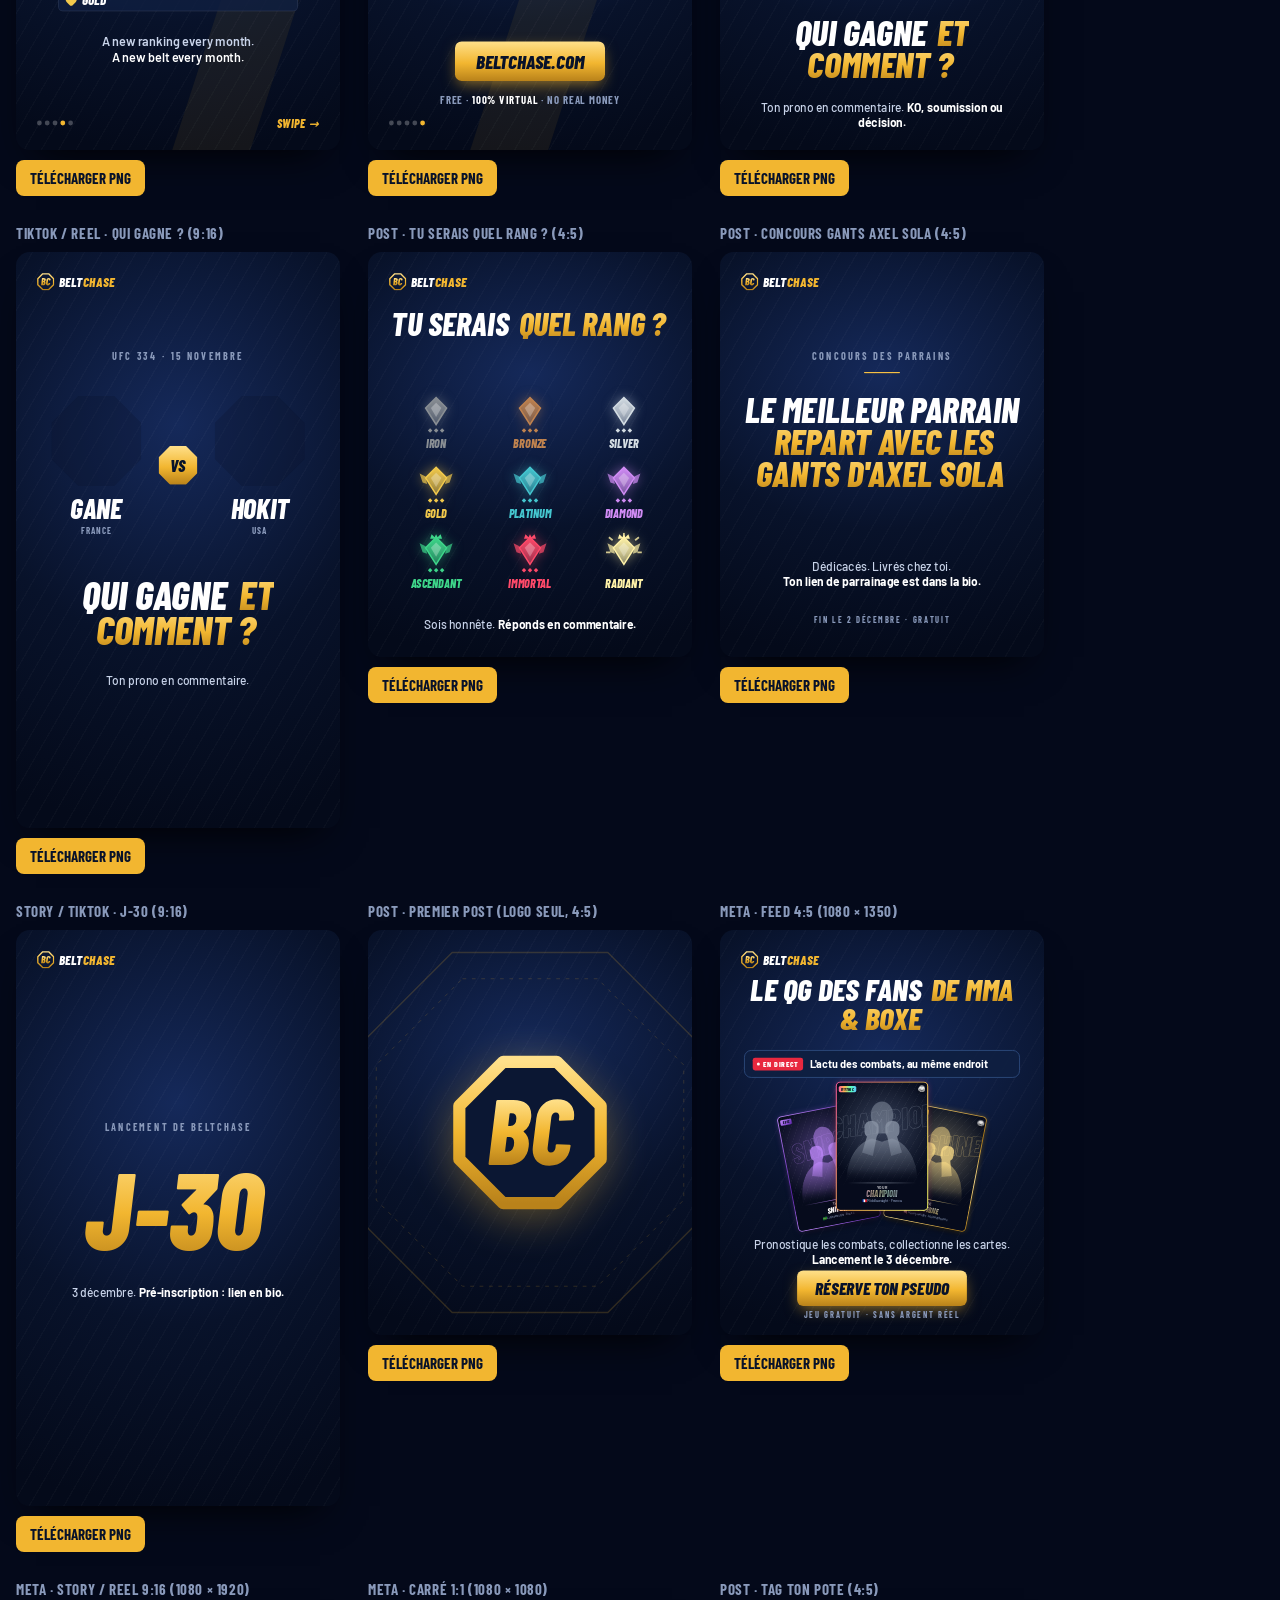
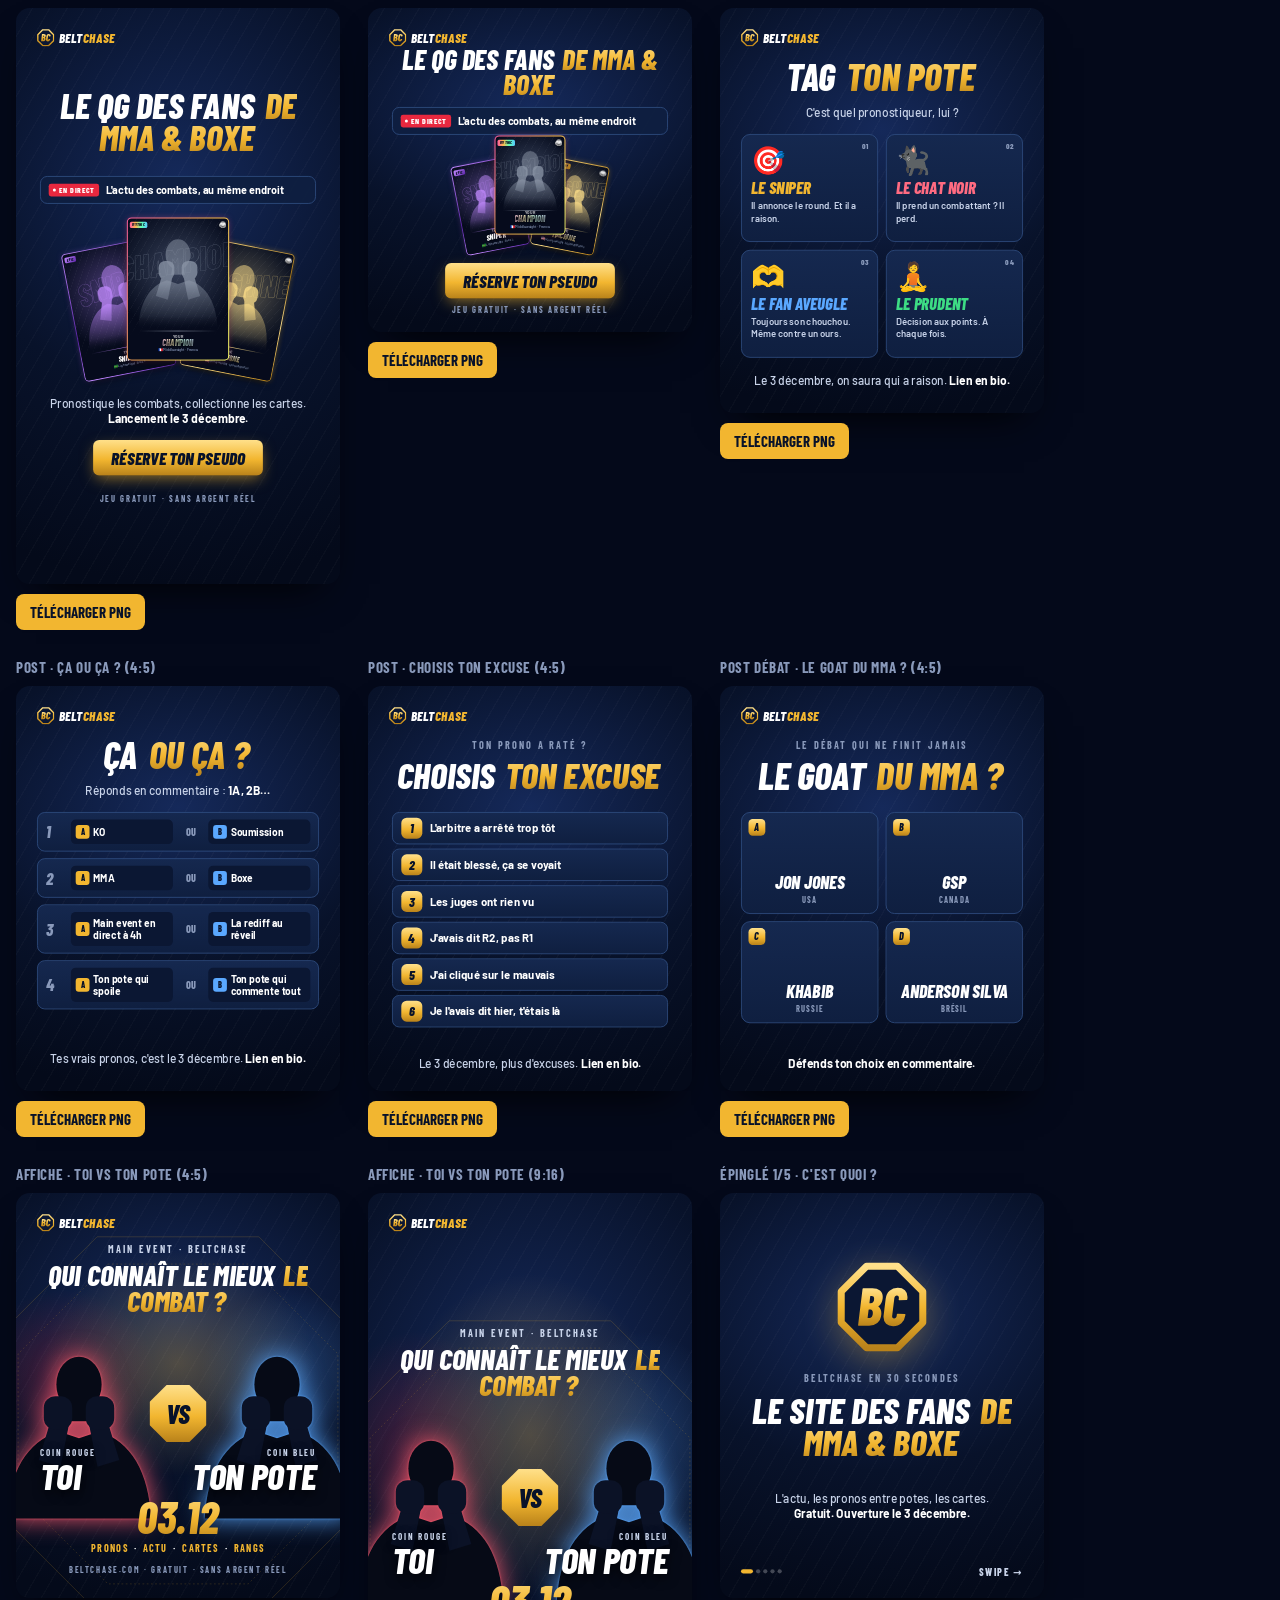
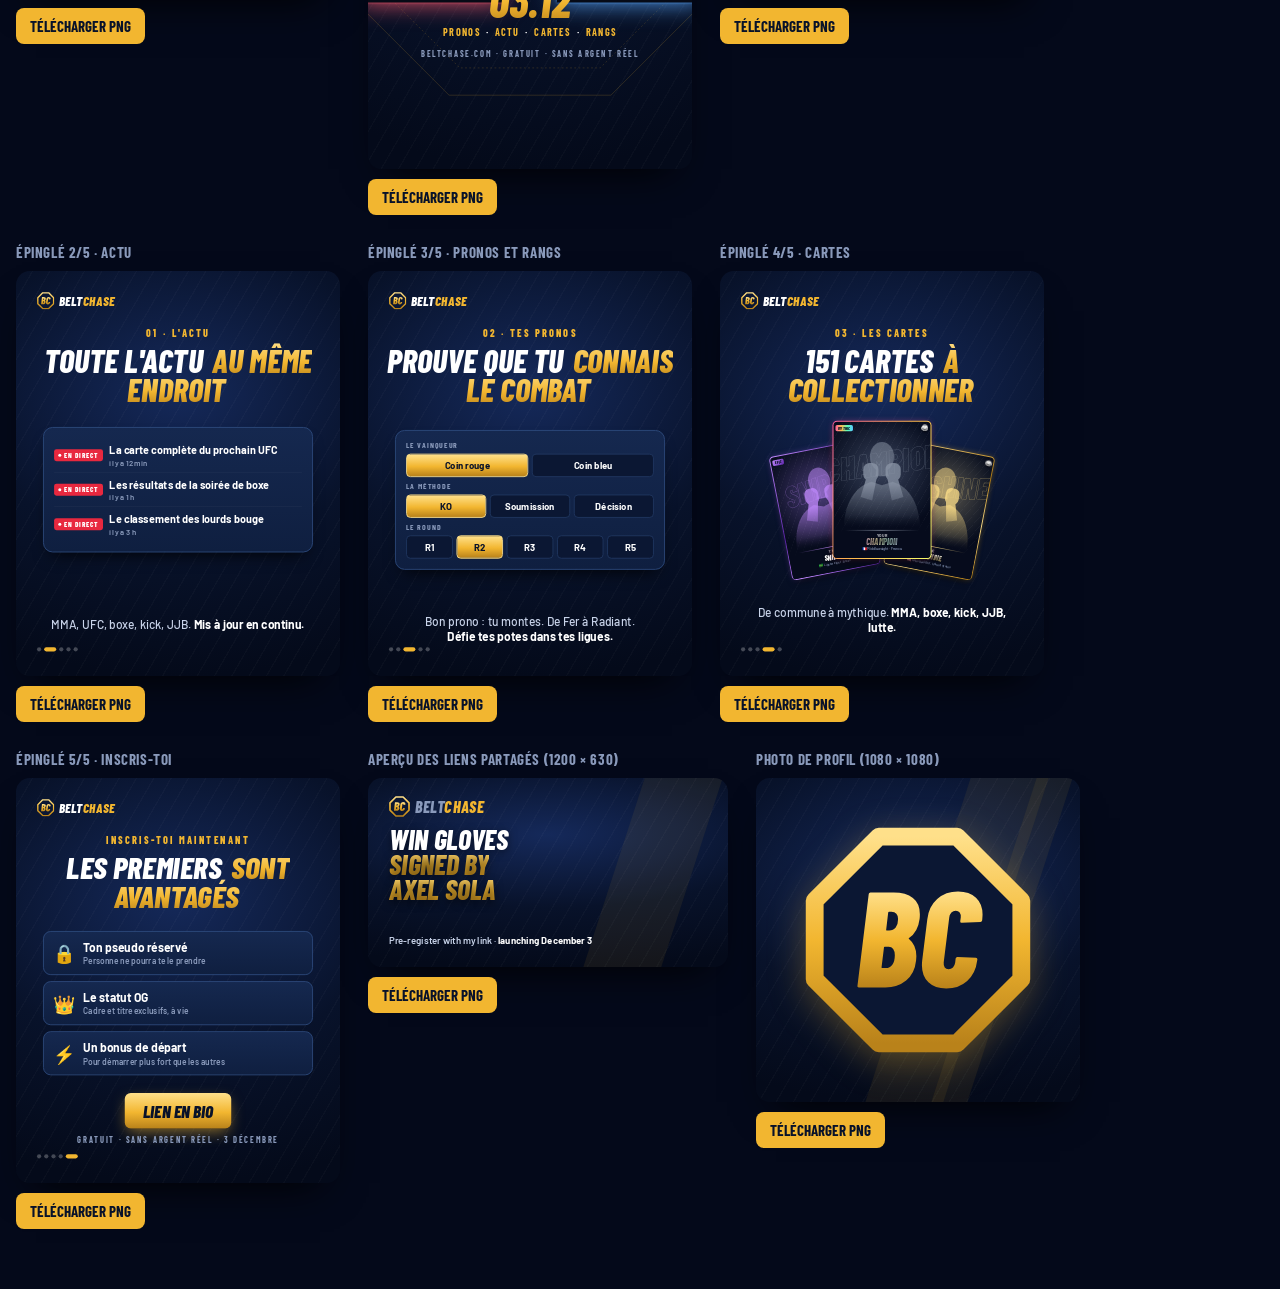
<file: marketing/pub.html>
<!doctype html>
<html lang="fr">
<head>
<meta charset="utf-8">
<meta name="viewport" content="width=device-width, initial-scale=1">
<meta name="robots" content="noindex">
<title>BeltChase · Visuels pub</title>
<link rel="preconnect" href="https://fonts.googleapis.com">
<link href="https://fonts.googleapis.com/css2?family=Barlow+Condensed:ital,wght@0,600;0,700;0,800;1,700;1,800&family=Barlow:wght@400;500;600;700&display=swap" rel="stylesheet">
<link rel="stylesheet" href="../css/styles.css">
<link rel="stylesheet" href="../css/cards.css">
<!--
  Visuels pour Instagram et TikTok (stories, reels, pubs) : 1080 × 1920, plus la photo de profil 1080 × 1080.
  Ouvrir http://localhost:5173/marketing/pub.html, bouton « Télécharger PNG » sous chaque visuel.
  Pas de vrais combattants ni de logo UFC/PFL : en publicité, il faut leur accord (droit à l'image, marques).
  Le dossier marketing/ n'est pas servi en ligne (functions/_middleware.js).
-->
<style>
  :root { --gold-grad: linear-gradient(180deg, #ffe08a, #f2b630 55%, #b9821a); }
  body { background: #04091a; color: var(--text); font-family: Barlow, system-ui, sans-serif; margin: 0; padding: 24px 16px 60px; }
  h1.pg { font: italic 800 34px/1 var(--display); text-transform: uppercase; margin: 0 0 6px; }
  .pg-note { color: var(--muted); margin: 0 0 24px; max-width: 760px; }
  .grid { display: flex; flex-wrap: wrap; gap: 28px; }
  .slot { display: flex; flex-direction: column; gap: 10px; align-items: flex-start; }
  .slot b { font: 700 15px var(--display); text-transform: uppercase; letter-spacing: .04em; color: var(--muted); }
  .frame { width: calc(1080px * var(--k)); height: calc(1920px * var(--k)); overflow: hidden; border-radius: 14px; box-shadow: 0 20px 40px -20px #000; --k: .3; }
  .frame.square { height: calc(1080px * var(--k)); }
  .frame.portrait { height: calc(1350px * var(--k)); }
  .frame.og { width: calc(1200px * var(--k)); height: calc(630px * var(--k)); }
  .frame > .ad { transform: scale(var(--k)); transform-origin: 0 0; }
  .dl { background: var(--accent); color: var(--accent-ink); border: 0; border-radius: 8px; padding: 9px 14px; font: 700 15px var(--display); text-transform: uppercase; cursor: pointer; }
  .dl:disabled { opacity: .5; }

  /* ─── Visuel ─── */
  .ad { position: relative; width: 1080px; height: 1920px; overflow: hidden; color: #fff; font-family: Barlow, sans-serif;
    background: radial-gradient(120% 70% at 50% 30%, #15295a 0%, #08122a 55%, #040a1a 100%); }
  .ad.square { height: 1080px; }
  .ad.portrait { height: 1350px; }
  .ad.og { width: 1200px; height: 630px; }
  .og-mark { position: absolute; left: 70px; top: 60px; display: flex; align-items: center; gap: 16px; }
  .og-mark svg { width: 70px; height: 70px; }
  .og-mark b { font: italic 800 54px/1 var(--display); }
  .og-mark b span { color: var(--accent); }
  .og-title { position: absolute; left: 70px; right: 70px; top: 160px; font: italic 800 92px/.92 var(--display); text-transform: uppercase; text-shadow: 0 8px 30px rgba(0,0,0,.5); }
  .og-title em { font-style: inherit; background: var(--gold-grad); -webkit-background-clip: text; background-clip: text; color: transparent; }
  .og-sub { position: absolute; left: 70px; bottom: 70px; font: 600 32px/1.2 Barlow, sans-serif; color: #c9d4ea; }
  .og-sub b { color: #fff; font: 700 32px/1.2 Barlow, sans-serif; letter-spacing: 0; text-transform: none; }
  .og-glove { position: absolute; right: 70px; top: 50%; transform: translateY(-50%) rotate(-12deg); font-size: 250px; filter: drop-shadow(0 20px 40px rgba(0,0,0,.6)); }
  .og-ring { position: absolute; right: 30px; top: 50%; width: 400px; height: 400px; transform: translateY(-50%); border-radius: 50%; background: radial-gradient(circle, rgba(242,182,48,.35), transparent 65%); }
  /* Carrousel (4:5) */
  .cr-mark { position: absolute; left: 50%; transform: translateX(-50%); filter: drop-shadow(0 30px 60px rgba(242,182,48,.35)); }
  .cr-swipe { position: absolute; right: 70px; bottom: 70px; font: italic 800 40px/1 var(--display); color: var(--accent); letter-spacing: .04em; }
  .cr-dots { position: absolute; left: 70px; bottom: 82px; display: flex; gap: 10px; }
  .cr-dots i { width: 16px; height: 16px; border-radius: 50%; background: rgba(255,255,255,.25); }
  .cr-dots i.on { background: var(--accent); }
  .ad.portrait .ad-foot { bottom: 150px; }
  .ad.portrait .ad-cta { bottom: 230px; }
  .ad::before { content: ''; position: absolute; inset: 0; background: repeating-linear-gradient(120deg, transparent 0 46px, rgba(255,255,255,.025) 46px 50px); }
  .ad-slash { position: absolute; top: -10%; bottom: -10%; width: 260px; background: rgba(242,182,48,.07); transform: skewX(-18deg); }
  .ad-top { position: absolute; top: 90px; left: 0; right: 0; display: flex; justify-content: center; align-items: center; gap: 18px; }
  .ad-top svg { width: 92px; height: 92px; }
  .ad-brand { font: italic 800 72px/1 var(--display); letter-spacing: .01em; }
  .ad-brand span { color: var(--accent); }
  .ad-title { position: absolute; left: 70px; right: 70px; text-align: center; font: italic 800 150px/.88 var(--display); text-transform: uppercase; letter-spacing: -.01em; text-shadow: 0 8px 30px rgba(0,0,0,.5); }
  .ad-title em { font-style: inherit; background: var(--gold-grad); -webkit-background-clip: text; background-clip: text; color: transparent; }
  .ad-sub { position: absolute; left: 90px; right: 90px; text-align: center; font: 600 46px/1.25 Barlow, sans-serif; color: #c9d4ea; }
  .ad-cta { position: absolute; left: 50%; bottom: 250px; transform: translateX(-50%); white-space: nowrap; background: var(--gold-grad); color: #08122a;
    font: italic 800 64px/1 var(--display); text-transform: uppercase; padding: 34px 70px; border-radius: 22px; box-shadow: 0 18px 50px -10px rgba(242,182,48,.6); }
  .ad-foot { position: absolute; left: 0; right: 0; bottom: 140px; text-align: center; font: 700 36px/1 var(--display); letter-spacing: .08em; text-transform: uppercase; color: #8a9abb; }
  .ad-foot span { color: #fff; }

  /* 1. Pronostic */
  .mk-vs { position: absolute; left: 70px; right: 70px; top: 680px; background: rgba(15,31,64,.92); border: 3px solid #2d4a7c; border-radius: 36px; padding: 34px 40px 36px; box-shadow: 0 30px 60px -20px #000; }
  .mk-vs-head { display: grid; grid-template-columns: 1fr auto 1fr; align-items: center; gap: 20px; margin-bottom: 22px; }
  .mk-corner { display: flex; flex-direction: column; align-items: center; gap: 14px; }
  .mk-corner .mk-av { width: 150px; height: 150px; border-radius: 50%; display: grid; place-items: end center; overflow: hidden; }
  .mk-corner .mk-av svg { width: 135px; }
  .mk-corner.mk-red .mk-av { background: radial-gradient(circle at 50% 30%, #ff5a6e, #8c1023); }
  .mk-corner.mk-blue .mk-av { background: radial-gradient(circle at 50% 30%, #5aa8ff, #123a8a); }
  .mk-corner strong { font: italic 800 46px/1 var(--display); text-transform: uppercase; }
  .mk-vs-x { font: italic 800 90px/1 var(--display); color: var(--accent); }
  .mk-row { display: grid; gap: 14px; margin-top: 14px; }
  .mk-row.mk-r2 { grid-template-columns: 1fr 1fr; } .mk-row.mk-r3 { grid-template-columns: repeat(3, 1fr); } .mk-row.mk-r5 { grid-template-columns: repeat(5, 1fr); }
  .mk-lbl { font: 700 26px/1 var(--display); letter-spacing: .08em; text-transform: uppercase; color: #8a9abb; margin-top: 22px; }
  .mk-odd { background: #15284f; border: 3px solid #2d4a7c; border-radius: 18px; padding: 14px 8px; text-align: center; font: 700 30px/1.1 var(--display); text-transform: uppercase; }
  .mk-odd .mk-o { display: block; font-style: normal; font-size: 38px; color: var(--accent); margin-top: 6px; }
  .mk-odd.mk-on { background: var(--gold-grad); border-color: #ffe08a; color: #08122a; box-shadow: 0 0 40px rgba(242,182,48,.55); }
  .mk-odd.mk-on .mk-o { color: #08122a; }
  .mk-win { position: absolute; right: 30px; top: 655px; transform: rotate(6deg); z-index: 2; background: #3ddc84; color: #04220f; font: italic 800 70px/1 var(--display); padding: 22px 40px; border-radius: 20px; box-shadow: 0 20px 40px -10px rgba(61,220,132,.6); }

  /* 2. Cartes */
  .mk-fan { position: absolute; left: 0; right: 0; top: 660px; height: 760px; }
  .mk-fan .fc { position: absolute; width: 420px; top: 0; left: 50%; }
  .mk-fan .fc:nth-child(1) { transform: translateX(-118%) rotate(-12deg) translateY(90px); }
  .mk-fan .fc:nth-child(2) { transform: translateX(18%) rotate(12deg) translateY(90px); }
  .mk-fan .fc:nth-child(3) { transform: translateX(-50%) scale(1.12); z-index: 2; }
  .mk-gems { position: absolute; left: 0; right: 0; top: 1420px; display: flex; justify-content: center; gap: 14px; }
  .mk-gems span { font: 800 30px/1 var(--display); text-transform: uppercase; padding: 12px 20px; border-radius: 12px; color: #08122a; }

  /* 3. Ceinture */
  .mk-belt { position: absolute; left: 50%; top: 520px; width: 760px; transform: translateX(-50%); filter: drop-shadow(0 30px 60px rgba(242,182,48,.35)); }
  .mk-ladder { position: absolute; left: 140px; right: 140px; top: 1095px; display: flex; flex-direction: column-reverse; gap: 12px; }
  .mk-ladder div { display: flex; align-items: center; gap: 22px; font: italic 800 44px/1 var(--display); text-transform: uppercase; padding: 12px 26px; border-radius: 16px; background: rgba(15,31,64,.8); border: 3px solid rgba(255,255,255,.08); }
  .mk-ladder i { width: 30px; height: 30px; border-radius: 8px; transform: rotate(45deg); flex: none; }
  .mk-ladder .mk-me { border-color: var(--accent); box-shadow: 0 0 30px rgba(242,182,48,.4); }
  .mk-ladder .mk-me small { margin-left: auto; font: 700 30px var(--display); color: var(--accent); }


  /* Posts « classe » : beaucoup de vide, une phrase, une info réelle */
  .ps-logo { position: absolute; left: 70px; top: 70px; display: flex; align-items: center; gap: 14px; font: italic 800 44px/1 var(--display); }
  .ps-logo svg { width: 58px; height: 58px; }
  .ps-logo span { color: var(--accent); }
  .ps-kicker { position: absolute; left: 0; right: 0; text-align: center; font: 700 34px/1 var(--display); letter-spacing: .22em; text-transform: uppercase; color: #8a9abb; }
  .ps-big { position: absolute; left: 60px; right: 60px; text-align: center; font: italic 800 132px/.9 var(--display); text-transform: uppercase; }
  .ps-big em { padding: 0 .1em; font-style: inherit; background: var(--gold-grad); -webkit-background-clip: text; background-clip: text; color: transparent; }
  .ps-line { position: absolute; left: 90px; right: 90px; text-align: center; font: 500 40px/1.3 Barlow, sans-serif; color: #c9d4ea; }
  .ps-line b { color: #fff; font: 700 40px/1.3 Barlow, sans-serif; letter-spacing: 0; text-transform: none; }
  .ps-fight { position: absolute; left: 60px; right: 60px; display: grid; grid-template-columns: 1fr auto 1fr; align-items: center; }
  .ps-f { display: grid; justify-items: center; gap: 26px; }
  .ps-oct { width: 300px; height: 300px; background-size: cover; background-position: center; clip-path: polygon(30% 0, 70% 0, 100% 30%, 100% 70%, 70% 100%, 30% 100%, 0 70%, 0 30%); box-shadow: inset 0 0 0 999px rgba(8,18,42,.25); }
  .ps-f strong { font: italic 800 92px/1 var(--display); text-transform: uppercase; }
  .ps-f small { font: 700 30px/1 var(--display); letter-spacing: .12em; text-transform: uppercase; color: #8a9abb; margin-top: -12px; }
  .ps-vs { width: 130px; height: 130px; display: grid; place-items: center; background: var(--gold-grad); color: #08122a; font: italic 800 56px/1 var(--display);
    clip-path: polygon(30% 0, 70% 0, 100% 30%, 100% 70%, 70% 100%, 30% 100%, 0 70%, 0 30%); }
  .ps-ranks { position: absolute; left: 80px; right: 80px; display: grid; grid-template-columns: repeat(3, 1fr); gap: 46px 20px; }
  .ps-ranks div { display: grid; justify-items: center; gap: 12px; font: italic 800 40px/1 var(--display); text-transform: uppercase; }
  .ps-ranks svg { width: 120px; height: 135px; filter: drop-shadow(0 0 20px color-mix(in srgb, currentColor 55%, transparent)); }
  .ps-rule { position: absolute; left: 50%; width: 120px; height: 4px; transform: translateX(-50%); background: var(--gold-grad); border-radius: 4px; }

  /* Pubs Meta : pas de cotes ni de gains (règles jeux d'argent), pas de vrais combattants (nom, image) : cartes fictives */
  .ma-fan { position: absolute; left: 0; right: 0; height: 640px; }
  .ma-fan .fc { position: absolute; width: var(--cw, 330px); top: 0; left: 50%; }
  .ma-fan .fc:nth-child(1) { transform: translateX(-118%) rotate(-11deg) translateY(70px); }
  .ma-fan .fc:nth-child(2) { transform: translateX(18%) rotate(11deg) translateY(70px); }
  .ma-fan .fc:nth-child(3) { transform: translateX(-50%) scale(1.1); z-index: 2; }
  .ma-news { position: absolute; left: 80px; right: 80px; display: flex; align-items: center; gap: 22px; padding: 22px 26px; border-radius: 24px;
    background: rgba(15,31,64,.92); border: 3px solid #2d4a7c; }
  .ma-news b { flex: none; display: inline-flex; align-items: center; gap: 10px; padding: 8px 14px; border-radius: 8px; background: #e8283f; color: #fff; font: 800 26px/1 var(--display); letter-spacing: .1em; text-transform: uppercase; }
  .ma-news b::before { content: ''; width: 10px; height: 10px; border-radius: 50%; background: #fff; }
  .ma-news span { font: 700 36px/1.2 Barlow, sans-serif; }
  .ma-cta { position: absolute; left: 50%; transform: translateX(-50%); white-space: nowrap; background: var(--gold-grad); color: #08122a; font: italic 800 58px/1 var(--display); text-transform: uppercase; padding: 30px 60px; border-radius: 20px; box-shadow: 0 18px 50px -10px rgba(242,182,48,.6); }

  /* Post « Tag ton pote » : 4 profils de pronostiqueurs (engagement, aucune cote ni gain) */
  .tg-grid { position: absolute; left: 70px; right: 70px; display: grid; grid-template-columns: 1fr 1fr; gap: 26px; }
  .tg { position: relative; padding: 34px 30px 30px; border-radius: 30px; background: linear-gradient(180deg, #15284f, #0f1f40); border: 3px solid #2d4a7c; min-height: 360px; }
  .tg i { display: block; font-style: normal; font-size: 92px; line-height: 1; }
  .tg strong { display: block; margin: 20px 0 12px; font: italic 800 56px/1 var(--display); text-transform: uppercase; color: var(--tc, #fff); }
  .tg p { margin: 0; font: 600 32px/1.3 Barlow, sans-serif; color: #c9d4ea; }
  .tg em { position: absolute; top: 24px; right: 26px; font: 800 26px/1 var(--display); letter-spacing: .1em; color: #8a9abb; font-style: normal; }

  /* Post « Ça ou ça ? » : 4 duels, réponses en commentaire (1A 2B…) */
  .ou-list { position: absolute; left: 70px; right: 70px; display: grid; gap: 22px; }
  .ou { display: grid; grid-template-columns: 70px 1fr 90px 1fr; align-items: center; gap: 14px; padding: 22px 26px; border-radius: 26px; background: linear-gradient(180deg, #15284f, #0f1f40); border: 3px solid #2d4a7c; }
  .ou > b { font: italic 800 56px/1 var(--display); color: #8a9abb; }
  .ou span { display: flex; align-items: center; gap: 12px; padding: 18px 16px; border-radius: 16px; background: #0b1733; font: 700 34px/1.15 Barlow, sans-serif; }
  .ou span small { flex: none; display: grid; place-items: center; width: 46px; height: 46px; border-radius: 10px; font: 800 28px/1 var(--display); color: #08122a; }
  .ou .a small { background: #f2b630; } .ou .b small { background: #5aa8ff; }
  .ou i { font: italic 800 34px/1 var(--display); color: #8a9abb; text-align: center; font-style: normal; text-transform: uppercase; }

  /* Post « Choisis ton excuse » : liste numérotée, réponse en commentaire */
  .ex-list { position: absolute; left: 80px; right: 80px; display: grid; gap: 14px; }
  .ex { display: flex; align-items: center; gap: 24px; padding: 16px 28px; border-radius: 24px; background: linear-gradient(180deg, #15284f, #0f1f40); border: 3px solid #2d4a7c; font: 700 38px/1.2 Barlow, sans-serif; }
  .ex b { flex: none; display: grid; place-items: center; width: 70px; height: 70px; border-radius: 18px; background: var(--gold-grad); color: #08122a; font: italic 800 44px/1 var(--display); }

  /* Post débat « Le GOAT ? » : 4 noms + drapeaux (pas de photos), on défend son choix en commentaire */
  .gt-grid { position: absolute; left: 70px; right: 70px; display: grid; grid-template-columns: 1fr 1fr; gap: 24px; }
  .gt { position: relative; display: grid; justify-items: center; gap: 16px; padding: 34px 20px 30px; border-radius: 30px; background: linear-gradient(180deg, #15284f, #0f1f40); border: 3px solid #2d4a7c; }
  .gt .oct { width: 150px; height: 150px; background-size: cover; background-position: center; clip-path: polygon(30% 0,70% 0,100% 30%,100% 70%,70% 100%,30% 100%,0 70%,0 30%); }
  .gt strong { font: italic 800 60px/1 var(--display); text-transform: uppercase; text-align: center; }
  .gt small { font: 700 28px/1 var(--display); letter-spacing: .14em; text-transform: uppercase; color: #8a9abb; }
  .gt b { position: absolute; top: 20px; left: 22px; display: grid; place-items: center; width: 56px; height: 56px; border-radius: 14px; background: var(--gold-grad); color: #08122a; font: italic 800 34px/1 var(--display); }

  /* Affiche « TOI vs TON POTE » : façon affiche de combat, sans vrai combattant */
  .af-bg { position: absolute; inset: 0; background: radial-gradient(60% 40% at 50% 42%, rgba(242,182,48,.28), transparent 70%), radial-gradient(40% 30% at 15% 45%, rgba(232,40,63,.25), transparent 70%), radial-gradient(40% 30% at 85% 45%, rgba(90,168,255,.25), transparent 70%); }
  .af-cage { position: absolute; left: 50%; width: 1300px; height: 1300px; transform: translateX(-50%); fill: none; opacity: .22; }
  .af-cage path { stroke: #f2b630; stroke-width: 2.5; vector-effect: non-scaling-stroke; }
  .af-sil { position: absolute; width: 560px; filter: drop-shadow(0 0 3px var(--c)) drop-shadow(0 0 40px var(--c)); }
  .af-sil svg { width: 100%; display: block; }
  .af-sil.l { left: -70px; --c: rgba(255,90,110,.9); transform: scaleX(-1); }
  .af-sil.r { right: -70px; --c: rgba(90,168,255,.9); }
  .af-name { position: absolute; font: italic 800 120px/.85 var(--display); text-transform: uppercase; text-shadow: 0 10px 40px rgba(0,0,0,.8); }
  .af-name small { display: block; font: 700 30px/1 var(--display); letter-spacing: .2em; color: #c9d4ea; margin-bottom: 10px; font-style: normal; }
  .af-vs { position: absolute; left: 50%; transform: translateX(-50%); display: grid; place-items: center; width: 190px; height: 190px; background: var(--gold-grad); color: #08122a; font: italic 800 90px/1 var(--display);
    clip-path: polygon(30% 0,70% 0,100% 30%,100% 70%,70% 100%,30% 100%,0 70%,0 30%); filter: drop-shadow(0 0 40px rgba(242,182,48,.8)); }
  .af-date { position: absolute; left: 0; right: 0; text-align: center; font: italic 800 150px/.9 var(--display); }
  .af-date em { font-style: inherit; padding: 0 .06em; background: var(--gold-grad); -webkit-background-clip: text; background-clip: text; color: transparent; }
  .af-card { position: absolute; left: 90px; right: 90px; display: flex; justify-content: center; gap: 18px; font: 700 34px/1 var(--display); letter-spacing: .14em; text-transform: uppercase; color: #fff; }
  .af-card span { color: var(--accent); }

  /* Carrousel épinglé « BeltChase en 30 secondes » : C'est quoi ? · Ce que tu y fais · Ce que tu gagnes · Le lien */
  .ep-step { position: absolute; left: 0; right: 0; text-align: center; font: 800 34px/1 var(--display); letter-spacing: .22em; text-transform: uppercase; color: var(--accent); }
  .ep-box { position: absolute; left: 90px; right: 90px; padding: 34px; border-radius: 32px; background: linear-gradient(180deg, #15284f, #0f1f40); border: 3px solid #2d4a7c; box-shadow: 0 30px 60px -30px #000; }
  .ep-nw { display: flex; align-items: center; gap: 22px; padding: 18px 0; border-bottom: 2px solid rgba(255,255,255,.06); font: 700 36px/1.2 Barlow, sans-serif; }
  .ep-nw:last-child { border: 0; }
  .ep-nw small { display: block; font: 600 26px/1 Barlow, sans-serif; color: #8a9abb; margin-top: 8px; }
  .ep-nw .live { flex: none; display: inline-flex; align-items: center; gap: 10px; padding: 8px 14px; border-radius: 8px; background: #e8283f; color: #fff; font: 800 24px/1 var(--display); letter-spacing: .1em; text-transform: uppercase; }
  .ep-nw .live::before { content: ''; width: 10px; height: 10px; border-radius: 50%; background: #fff; }
  .ep-pick { display: grid; gap: 16px; }
  .ep-pick div { display: grid; grid-template-columns: 1fr 1fr 1fr; gap: 12px; }
  .ep-pick span { padding: 20px 6px; border-radius: 14px; background: #0b1733; border: 3px solid #20365f; text-align: center; font: 700 32px/1 Barlow, sans-serif; }
  .ep-pick .on { background: var(--gold-grad); border-color: #ffe08a; color: #08122a; }
  .ep-pick label { font: 700 26px/1 var(--display); letter-spacing: .14em; text-transform: uppercase; color: #8a9abb; }
  .ep-perks { position: absolute; left: 90px; right: 90px; display: grid; gap: 20px; }
  .ep-perks div { display: flex; align-items: center; gap: 26px; padding: 26px 30px; border-radius: 26px; background: linear-gradient(180deg, #15284f, #0f1f40); border: 3px solid #2d4a7c; font: 700 40px/1.2 Barlow, sans-serif; }
  .ep-perks i { flex: none; font-size: 60px; font-style: normal; }
  .ep-perks small { display: block; font: 600 28px/1.25 Barlow, sans-serif; color: #8a9abb; margin-top: 6px; }
  .ep-swipe { position: absolute; right: 70px; bottom: 70px; font: 800 34px/1 var(--display); letter-spacing: .14em; text-transform: uppercase; color: #c9d4ea; }
  .ep-dots { position: absolute; left: 70px; bottom: 82px; display: flex; gap: 10px; }
  .ep-dots i { width: 14px; height: 14px; border-radius: 50%; background: rgba(255,255,255,.25); }
  .ep-dots i.on { background: var(--accent); width: 40px; border-radius: 8px; }
  /* Profil */
  .ad.square .logo-big { position: absolute; inset: 0; display: grid; place-items: center; }
  .ad.square .logo-big svg { width: 760px; height: 760px; filter: drop-shadow(0 30px 60px rgba(242,182,48,.3)); }
</style>
</head>
<body>
  <h1 class="pg">Visuels pub BeltChase</h1>
  <p class="pg-note"><a href="?lang=fr" style="color:var(--accent)">Français</a> · <a href="?lang=en" style="color:var(--accent)">English</a> — Format 1080 × 1920 (stories, reels, TikTok, pubs Meta et TikTok) et photo de profil 1080 × 1080. Bouton sous chaque visuel pour le télécharger en PNG.</p>
  <div class="grid" id="grid"></div>

<template id="mark-tpl">
  <svg viewBox="0 0 64 64" aria-hidden="true"><defs><linearGradient id="mk-gold" x1="0" y1="0" x2="0" y2="1"><stop offset="0" stop-color="#ffe08a"/><stop offset=".5" stop-color="#f2b630"/><stop offset="1" stop-color="#b9821a"/></linearGradient></defs><path d="M21 3h22l18 18v22L43 61H21L3 43V21z" fill="#0b1733" stroke="url(#mk-gold)" stroke-width="5" stroke-linejoin="round"/><path transform="translate(14.4 45.3) scale(.38)" fill="url(#mk-gold)" d="M44.90-19.90Q43.90-10.30 37.55-5.15Q31.20 0 22.20 0L22.20 0L2.60 0Q2.10 0 1.80-0.35Q1.50-0.70 1.60-1.20L1.60-1.20L9.90-68.80Q10-69.30 10.35-69.65Q10.70-70 11.20-70L11.20-70L28.30-70Q37.40-70 42.55-66Q47.70-62 47.70-54L47.70-54Q47.70-51.80 47.50-50.60L47.50-50.60Q46.30-41 39.70-36.50L39.70-36.50Q39.20-36.20 39.50-35.90L39.50-35.90Q45.10-31.30 45.10-23.10L45.10-23.10Q45.10-22.10 44.90-19.90L44.90-19.90ZM24.90-55.80Q24.50-55.80 24.30-55.30L24.30-55.30L22.80-42.50Q22.60-42 23.20-42L23.20-42L25-42Q28.10-42 29.85-44.25Q31.60-46.50 31.60-50.50L31.60-50.50Q31.60-53.10 30.35-54.45Q29.10-55.80 26.70-55.80L26.70-55.80L24.90-55.80ZM22.70-14.30Q25.50-14.30 27.35-16.80Q29.20-19.30 29.20-23.80L29.20-23.80Q29.20-26.70 28-28.40Q26.80-30.10 24.70-30.10L24.70-30.10L21.70-30.10Q21.20-30.10 21.20-29.60L21.20-29.60L19.40-14.80Q19.20-14.30 19.80-14.30L19.80-14.30L22.70-14.30ZM67.20 0.80Q58.80 0.80 54.00-3.80Q49.20-8.40 49.20-16.40L49.20-16.40Q49.20-17.50 49.40-19.70L49.40-19.70L53.20-50.40Q54.30-59.80 60.50-65.30Q66.70-70.80 75.90-70.80L75.90-70.80Q84.30-70.80 89.15-66.25Q94-61.70 94-53.80L94-53.80Q94-52.80 93.80-50.40L93.80-50.40L93.70-49.50Q93.60-49 93.25-48.65Q92.90-48.30 92.40-48.30L92.40-48.30L78.50-47.70Q77.40-47.70 77.50-48.90L77.50-48.90L77.90-51.60Q78.10-53.90 77.10-55.25Q76.10-56.60 74.20-56.60L74.20-56.60Q72.30-56.60 71-55.25Q69.70-53.90 69.40-51.60L69.40-51.60L65.30-18.30Q65.10-16.10 66.05-14.75Q67-13.40 68.90-13.40L68.90-13.40Q70.80-13.40 72.15-14.75Q73.50-16.10 73.80-18.30L73.80-18.30L74.10-21.20Q74.20-21.70 74.55-22.05Q74.90-22.40 75.40-22.40L75.40-22.40L89.10-21.80Q90.20-21.80 90.20-20.60L90.20-20.60L90-19.70Q88.90-10.40 82.65-4.80Q76.40 0.80 67.20 0.80L67.20 0.80Z"/></svg>
</template>
<template id="belt-tpl">
  <svg viewBox="0 0 64 64" aria-hidden="true"><defs><linearGradient id="bg-g" x1="0" y1="0" x2="0" y2="1"><stop offset="0" stop-color="#ffe08a"/><stop offset=".5" stop-color="#f2b630"/><stop offset="1" stop-color="#b9821a"/></linearGradient></defs><rect x="1" y="23" width="62" height="18" rx="4" fill="#1a2c55" stroke="#f2b630" stroke-width="1.6"/><path d="M3 27.5h58M3 36.5h58" stroke="#f2b630" stroke-width="1" stroke-dasharray="2.5 2.5" opacity=".7"/><rect x="6" y="25" width="9" height="14" rx="2.5" fill="url(#bg-g)"/><rect x="49" y="25" width="9" height="14" rx="2.5" fill="url(#bg-g)"/><ellipse cx="32" cy="32" rx="17" ry="19" fill="url(#bg-g)" stroke="#8a5e0f" stroke-width="1.4"/><ellipse cx="32" cy="32" rx="12" ry="14" fill="none" stroke="#8a5e0f" stroke-width="1.2" opacity=".7"/><path d="M32 22.5l2.9 5.9 6.5.9-4.7 4.6 1.1 6.4-5.8-3-5.8 3 1.1-6.4-4.7-4.6 6.5-.9z" fill="#fff7d6" stroke="#8a5e0f" stroke-width=".8"/></svg>
</template>

<script type="module">
import { fightCardHtml } from '../js/ui/fightCard.js';
import { CARDS } from '../js/data/cards.js';
import { RADIANT, TIERS } from '../js/services/ranks.js';
import { rankEmblem } from '../js/ui/icons.js';
import { lang } from '../js/i18n.js';

// Textes propres aux visuels (le reste vient de l'appli, déjà traduit) : ?lang=en pour la version anglaise.
const EN = {
  'Gratuit': 'Free', '100 % virtuel': '100% virtual', 'sans argent réel': 'no real money',
  'Tu crois': 'Think you', 'connaître': 'know', 'le MMA ?': 'MMA?', 'Coin rouge': 'Red corner', 'Coin bleu': 'Blue corner',
  'Rouge': 'Red', 'Bleu': 'Blue', 'Méthode': 'Method', 'Round': 'Round', 'Soumission': 'Submission', 'Décision': 'Decision',
  'Vainqueur, méthode, round :': 'Winner, method, round:', 'prouve-le.': 'prove it.',
  'Collectionne': 'Collect', '151 cartes': '151 cards', 'MMA · Boxe · Kick · JJB · Lutte': 'MMA · Boxing · Kickboxing · BJJ · Wrestling',
  'Commun': 'Common', 'Rare': 'Rare', 'Épique': 'Epic', 'Légendaire': 'Legendary', 'Mythique': 'Mythic',
  'Chasse': 'Chase', 'BIENTÔT': 'COMING SOON', 'Le jeu de pronos': 'The picks game', 'des fans de combat': 'for fight fans', 'SWIPE →': 'SWIPE →',
  'Pronostique': 'Predict', 'le vainqueur, la méthode, le round': 'the winner, the method, the round', 'Plus ton prono est précis, plus la cote grimpe.': 'The more precise your pick, the bigger the odds.',
  'Chaque mois, un classement.': 'A new ranking every month.', 'Chaque mois, une ceinture.': 'A new belt every month.', 'Abonne-toi': 'Follow us', 'pour le lancement': 'for the launch', 'Active les notifs 🔔': 'Turn on notifications 🔔', 'Le Sniper': 'The Sniper', 'La Machine': 'The Machine', 'Ton Champion': 'Your Champion', 'la ceinture': 'the belt', '← toi, ce mois-ci': '← you, this month',
  'Pré-inscris-toi': 'Pre-register', 'Gagne des gants': 'Win gloves', 'dédicacés par': 'signed by', 'Pré-inscris-toi avec mon lien': 'Pre-register with my link', 'lancement le 3 décembre': 'launching December 3', '1 000 Gold offerts': '1,000 free Gold', 'Lancement le 3 décembre · lien en bio 👆': 'Launching December 3 · link in bio 👆',
};
const L = (s) => (lang === 'en' ? EN[s] || s : s);

const belt = document.getElementById('belt-tpl').innerHTML;
// Logo (octogone « BC ») : un identifiant de dégradé par copie, sinon les copies suivantes perdent leur or.
const markTpl = document.getElementById('mark-tpl').innerHTML;
let markN = 0;
const markSvg = () => { markN += 1; return markTpl.replaceAll('mk-gold', `mk-gold-${markN}`); };
const top = () => `<div class="ad-top">${markSvg()}<div class="ad-brand">BELT<span>CHASE</span></div></div>`;

const realCard = (id, flag) => fightCardHtml(CARDS.find((c) => c.id === id), { flag });
const psLogo = () => `<div class="ps-logo">${markSvg()}<b style="font:inherit;color:#fff">BELT<span>CHASE</span></b></div>`;
const psFighter = (code, name, country) => `<div class="ps-f"><div class="ps-oct" style="background-image:url(https://flagcdn.com/w640/${code}.png)"></div><strong>${name}</strong><small>${country}</small></div>`;
const foot = `<div class="ad-foot">${L('Gratuit')} · <span>${L('100 % virtuel')}</span> · ${L('sans argent réel')}</div>`;
const cta = '<div class="ad-cta">beltchase.com</div>';
const fighter = `<svg viewBox="0 0 200 220"><g fill="rgba(0,0,0,.55)"><ellipse cx="100" cy="60" rx="27" ry="33"/><path d="M88 88h24l3 16H85z"/><path d="M14 220c3-56 24-92 62-104l24 8 24-8c38 12 59 48 62 104z"/></g><g fill="rgba(0,0,0,.7)"><path d="M52 150l14-46 22 4-10 50z"/><path d="M148 150l-14-46-22 4 10 50z"/><rect x="58" y="74" width="34" height="40" rx="14"/><rect x="108" y="74" width="34" height="40" rx="14"/></g></svg>`;
const fighterSolid = fighter.replaceAll('rgba(0,0,0,.55)', '#060a16').replaceAll('rgba(0,0,0,.7)', '#0b1226');

// Cartes fictives (pas de vrais combattants en pub) : silhouette + drapeau, comme dans l'appli.
const fake = (rarity, name, team, pos, flag) => fightCardHtml({ id: `ad-${rarity}`, name, rarity, sport: 'mma', team, national: true, pos }, { flag });

const ADS = [
  { id: 'pub-1-prono', label: '1 · Prouve-le (pronostic)', html: `
    <div class="ad-slash" style="left:-80px"></div><div class="ad-slash" style="right:-120px"></div>
    ${top()}
    <div class="ad-title" style="top:250px">${L('Tu crois')}<br>${L('connaître')}<br><em>${L('le MMA ?')}</em></div>
    <div class="mk-vs">
      <div class="mk-vs-head">
        <div class="mk-corner mk-red"><div class="mk-av">${fighter}</div><strong>${L('Coin rouge')}</strong></div>
        <div class="mk-vs-x">VS</div>
        <div class="mk-corner mk-blue"><div class="mk-av">${fighter}</div><strong>${L('Coin bleu')}</strong></div>
      </div>
      <div class="mk-row mk-r2"><div class="mk-odd mk-on">${L('Rouge')}<span class="mk-o">1,85</span></div><div class="mk-odd">${L('Bleu')}<span class="mk-o">2,10</span></div></div>
      <div class="mk-lbl">${L('Méthode')}</div>
      <div class="mk-row mk-r3"><div class="mk-odd mk-on">KO / TKO<span class="mk-o">3,40</span></div><div class="mk-odd">${L('Soumission')}<span class="mk-o">6,20</span></div><div class="mk-odd">${L('Décision')}<span class="mk-o">2,50</span></div></div>
      <div class="mk-lbl">Round</div>
      <div class="mk-row mk-r5"><div class="mk-odd">R1</div><div class="mk-odd mk-on">R2</div><div class="mk-odd">R3</div><div class="mk-odd">R4</div><div class="mk-odd">R5</div></div>
    </div>
    <div class="mk-win">+ 1 240 Gold</div>
    <div class="ad-sub" style="top:1450px;font-size:40px">${L('Vainqueur, méthode, round :')} <span style="color:#fff">${L('prouve-le.')}</span></div>
    ${cta}${foot}` },
  { id: 'pub-2-cartes', label: '2 · Collectionne (cartes)', html: `
    <div class="ad-slash" style="left:120px"></div>
    ${top()}
    <div class="ad-title" style="top:260px">${L('Collectionne')}<br><em>${L('151 cartes')}</em></div>
    <div class="ad-sub" style="top:560px">${L('MMA · Boxe · Kick · JJB · Lutte')}</div>
    <div class="mk-fan">
      ${fake('epique', L('Le Sniper'), 'Brésil', 'Poids légers', '🇧🇷')}
      ${fake('legendaire', L('La Machine'), 'États-Unis', 'Poids lourds', '🇺🇸')}
      ${fake('mythique', L('Ton Champion'), 'France', 'Poids moyens', '🇫🇷')}
    </div>
    <div class="mk-gems">
      <span style="background:#8d97a8">${L('Commun')}</span><span style="background:#6fb6ff">${L('Rare')}</span><span style="background:#c38bff">${L('Épique')}</span><span style="background:#ffe08a">${L('Légendaire')}</span><span style="background:linear-gradient(90deg,#ff5ea0,#ffb84d,#5dffb4,#58c8ff,#a77bff)">${L('Mythique')}</span>
    </div>
    ${cta}${foot}` },
  { id: 'pub-3-ceinture', label: '3 · Chasse la ceinture (classement)', html: `
    <div class="ad-slash" style="right:80px"></div>
    ${top()}
    <div class="ad-title" style="top:260px">${L('Chasse')}<br><em>${L('la ceinture')}</em></div>
    <div class="mk-belt">${belt}</div>
    <div class="mk-ladder">
      ${TIERS.slice(3).map((t) => `<div class="${t.id === 'diamond' ? 'mk-me' : ''}"><i style="background:${t.color}"></i>${t.name}${t.id === 'diamond' ? `<small>${L('← toi, ce mois-ci')}</small>` : ''}</div>`).join('')}
    </div>
    ${cta}${foot}` },
  // Carrousel de lancement (4:5, le format qui prend le plus de place dans le fil Instagram).
  { id: 'car-1', fmt: 'portrait', label: 'Carrousel 1/5 · Accroche', html: `
    <div class="ad-slash" style="left:600px"></div>
    <div class="cr-mark" style="top:150px;width:470px">${markSvg()}</div>
    <div class="ad-title" style="top:690px;font-size:120px">${L('Le jeu de pronos')}<br><em>${L('des fans de combat')}</em></div>
    <div class="ad-sub" style="top:960px">MMA · UFC · Boxe · Kick · JJB</div>
    <div class="ad-cta" style="bottom:200px">${L('BIENTÔT')}</div>
    <div class="cr-dots"><i class="on"></i><i></i><i></i><i></i><i></i></div><div class="cr-swipe">${L('SWIPE →')}</div>` },
  { id: 'car-2', fmt: 'portrait', label: 'Carrousel 2/5 · Pronostique', html: `
    <div class="ad-slash" style="left:-80px"></div>
    <div class="ad-title" style="top:110px;font-size:130px">${L('Pronostique')}</div>
    <div class="ad-sub" style="top:260px">${L('le vainqueur, la méthode, le round')}</div>
    <div class="mk-vs" style="top:380px">
      <div class="mk-vs-head">
        <div class="mk-corner mk-red"><div class="mk-av">${fighter}</div><strong>${L('Coin rouge')}</strong></div>
        <div class="mk-vs-x">VS</div>
        <div class="mk-corner mk-blue"><div class="mk-av">${fighter}</div><strong>${L('Coin bleu')}</strong></div>
      </div>
      <div class="mk-row mk-r2"><div class="mk-odd mk-on">${L('Rouge')}<span class="mk-o">1,85</span></div><div class="mk-odd">${L('Bleu')}<span class="mk-o">2,10</span></div></div>
      <div class="mk-lbl">${L('Méthode')}</div>
      <div class="mk-row mk-r3"><div class="mk-odd mk-on">KO / TKO<span class="mk-o">3,40</span></div><div class="mk-odd">${L('Soumission')}<span class="mk-o">6,20</span></div><div class="mk-odd">${L('Décision')}<span class="mk-o">2,50</span></div></div>
    </div>
    <div class="ad-sub" style="top:1070px;font-size:40px">${L('Plus ton prono est précis, plus la cote grimpe.')}</div>
    <div class="cr-dots"><i></i><i class="on"></i><i></i><i></i><i></i></div><div class="cr-swipe">${L('SWIPE →')}</div>` },
  { id: 'car-3', fmt: 'portrait', label: 'Carrousel 3/5 · Cartes', html: `
    <div class="ad-slash" style="left:120px"></div>
    <div class="ad-title" style="top:110px;font-size:130px">${L('Collectionne')}<br><em>${L('151 cartes')}</em></div>
    <div class="mk-fan" style="top:390px;height:600px">
      ${fake('epique', L('Le Sniper'), 'Brésil', 'Poids légers', '🇧🇷')}
      ${fake('legendaire', L('La Machine'), 'États-Unis', 'Poids lourds', '🇺🇸')}
      ${fake('mythique', L('Ton Champion'), 'France', 'Poids moyens', '🇫🇷')}
    </div>
    <div class="mk-gems" style="top:1150px">
      <span style="background:#8d97a8">${L('Commun')}</span><span style="background:#6fb6ff">${L('Rare')}</span><span style="background:#c38bff">${L('Épique')}</span><span style="background:#ffe08a">${L('Légendaire')}</span><span style="background:linear-gradient(90deg,#ff5ea0,#ffb84d,#5dffb4,#58c8ff,#a77bff)">${L('Mythique')}</span>
    </div>
    <div class="cr-dots"><i></i><i></i><i class="on"></i><i></i><i></i></div><div class="cr-swipe">${L('SWIPE →')}</div>` },
  { id: 'car-4', fmt: 'portrait', label: 'Carrousel 4/5 · Ceinture', html: `
    <div class="ad-slash" style="right:80px"></div>
    <div class="ad-title" style="top:110px;font-size:130px">${L('Chasse')}<br><em>${L('la ceinture')}</em></div>
    <div class="mk-ladder" style="top:470px">
      ${TIERS.slice(3).map((t) => `<div class="${t.id === 'diamond' ? 'mk-me' : ''}"><i style="background:${t.color}"></i>${t.name}${t.id === 'diamond' ? `<small>${L('← toi, ce mois-ci')}</small>` : ''}</div>`).join('')}
    </div>
    <div class="ad-sub" style="top:960px;font-size:42px">${L('Chaque mois, un classement.')}<br><span style="color:#fff">${L('Chaque mois, une ceinture.')}</span></div>
    <div class="cr-dots"><i></i><i></i><i></i><i class="on"></i><i></i></div><div class="cr-swipe">${L('SWIPE →')}</div>` },
  { id: 'car-5', fmt: 'portrait', label: 'Carrousel 5/5 · Pré-inscription', html: `
    <div class="ad-slash" style="left:560px"></div>
    <div class="cr-mark" style="top:110px;width:300px">${markSvg()}</div>
    <div class="ad-title" style="top:440px;font-size:108px">${L('Pré-inscris-toi')}<br><em>${L('1 000 Gold offerts')}</em></div>
    <div class="ad-sub" style="top:760px">${L('Lancement le 3 décembre · lien en bio 👆')}</div>
    <div class="ad-cta">beltchase.com</div>${foot}
    <div class="cr-dots"><i></i><i></i><i></i><i></i><i class="on"></i></div>` },
  // ─── Série de posts « classe » (feed 4:5 et TikTok / Reels / stories 9:16) ───
  { id: 'post-qui-gagne', fmt: 'portrait', label: 'Post · Qui gagne ? (Gane vs Hokit, 4:5)', html: `
    ${psLogo()}
    <div class="ps-kicker" style="top:210px">UFC 334 · 15 novembre</div>
    <div class="ps-fight" style="top:340px">${psFighter('fr', 'Gane', 'France')}<div class="ps-vs">VS</div>${psFighter('us', 'Hokit', 'USA')}</div>
    <div class="ps-big" style="top:900px;font-size:120px">Qui gagne <em>et comment&nbsp;?</em></div>
    <div class="ps-line" style="top:1180px">Ton prono en commentaire. <b>KO, soumission ou décision.</b></div>` },
  { id: 'tt-qui-gagne', label: 'TikTok / Reel · Qui gagne ? (9:16)', html: `
    ${psLogo()}
    <div class="ps-kicker" style="top:330px">UFC 334 · 15 novembre</div>
    <div class="ps-fight" style="top:480px">${psFighter('fr', 'Gane', 'France')}<div class="ps-vs">VS</div>${psFighter('us', 'Hokit', 'USA')}</div>
    <div class="ps-big" style="top:1080px">Qui gagne <em>et comment&nbsp;?</em></div>
    <div class="ps-line" style="top:1400px">Ton prono en commentaire.</div>` },
  { id: 'post-rang', fmt: 'portrait', label: 'Post · Tu serais quel rang ? (4:5)', html: `
    ${psLogo()}
    <div class="ps-big" style="top:190px;font-size:108px">Tu serais <em>quel rang&nbsp;?</em></div>
    <div class="ps-ranks" style="top:470px">${[...TIERS, RADIANT].map((r) => `<div style="color:${r.color}">${rankEmblem({ ...r, division: r.id === 'radiant' ? null : 3, label: r.name })}${r.name}</div>`).join('')}</div>
    <div class="ps-line" style="top:1215px">Sois honnête. <b>Réponds en commentaire.</b></div>` },
  { id: 'post-concours', fmt: 'portrait', label: 'Post · Concours gants Axel Sola (4:5)', html: `
    ${psLogo()}
    <div class="ps-kicker" style="top:330px">Concours des parrains</div>
    <div class="ps-rule" style="top:400px"></div>
    <div class="ps-big" style="top:470px;font-size:118px">Le meilleur parrain <em>repart avec les gants d'Axel Sola</em></div>
    <div class="ps-line" style="top:1020px">Dédicacés. Livrés chez toi.<br><b>Ton lien de parrainage est dans la bio.</b></div>
    <div class="ps-kicker" style="top:1210px;font-size:28px">Fin le 2 décembre · gratuit</div>` },
  { id: 'story-j30', label: 'Story / TikTok · J-30 (9:16)', html: `
    ${psLogo()}
    <div class="ps-kicker" style="top:640px">Lancement de BeltChase</div>
    <div class="ps-big" style="top:760px;font-size:360px;line-height:.9;padding-right:30px"><em>J-30</em></div>
    <div class="ps-line" style="top:1180px">3 décembre. <b>Pré-inscription : lien en bio.</b></div>` },
  { id: 'post-depart', fmt: 'portrait', label: 'Post · Premier post (logo seul, 4:5)', html: `
    <svg viewBox="0 0 400 400" style="position:absolute;left:50%;top:50%;width:1250px;height:1250px;transform:translate(-50%,-50%);opacity:.18;fill:none"><path d="M117 8h166l109 109v166L283 392H117L8 283V117z" stroke="#f2b630" stroke-width="1.5"/><path d="M128 36h144l92 92v144l-92 92H128l-92-92V128z" stroke="#f2b630" stroke-width="1" stroke-dasharray="4 6"/></svg>
    <div style="position:absolute;left:50%;top:50%;width:520px;height:520px;transform:translate(-50%,-50%);filter:drop-shadow(0 30px 70px rgba(242,182,48,.35))">${markSvg().replace('<svg', '<svg style="width:100%;height:100%"')}</div>` },
  { id: 'meta-feed', fmt: 'portrait', label: 'Meta · Feed 4:5 (1080 × 1350)', html: `
    ${psLogo()}
    <div class="ps-big" style="top:150px;font-size:104px">Le QG des fans <em>de MMA &amp; boxe</em></div>
    <div class="ma-news" style="top:400px"><b>En direct</b><span>L'actu des combats, au même endroit</span></div>
    <div class="ma-fan" style="top:525px;--cw:280px">${fake('epique', L('Le Sniper'), 'Brésil', 'Poids légers', '🇧🇷')}${fake('legendaire', L('La Machine'), 'États-Unis', 'Poids lourds', '🇺🇸')}${fake('mythique', L('Ton Champion'), 'France', 'Poids moyens', '🇫🇷')}</div>
    <div class="ps-line" style="top:1020px">Pronostique les combats, collectionne les cartes.<br><b>Lancement le 3 décembre.</b></div>
    <div class="ma-cta" style="top:1135px">Réserve ton pseudo</div>
    <div class="ps-kicker" style="top:1268px;font-size:28px">Jeu gratuit · sans argent réel</div>` },
  { id: 'meta-story', label: 'Meta · Story / Reel 9:16 (1080 × 1920)', html: `
    ${psLogo()}
    <div class="ps-big" style="top:270px;font-size:118px">Le QG des fans <em>de MMA &amp; boxe</em></div>
    <div class="ma-news" style="top:560px"><b>En direct</b><span>L'actu des combats, au même endroit</span></div>
    <div class="ma-fan" style="top:720px;--cw:310px">${fake('epique', L('Le Sniper'), 'Brésil', 'Poids légers', '🇧🇷')}${fake('legendaire', L('La Machine'), 'États-Unis', 'Poids lourds', '🇺🇸')}${fake('mythique', L('Ton Champion'), 'France', 'Poids moyens', '🇫🇷')}</div>
    <div class="ps-line" style="top:1290px">Pronostique les combats, collectionne les cartes.<br><b>Lancement le 3 décembre.</b></div>
    <div class="ma-cta" style="top:1440px">Réserve ton pseudo</div>
    <div class="ps-kicker" style="top:1620px;font-size:28px">Jeu gratuit · sans argent réel</div>` },
  { id: 'meta-carre', fmt: 'square', label: 'Meta · Carré 1:1 (1080 × 1080)', html: `
    ${psLogo()}
    <div class="ps-big" style="top:130px;font-size:92px">Le QG des fans <em>de MMA &amp; boxe</em></div>
    <div class="ma-news" style="top:330px"><b>En direct</b><span>L'actu des combats, au même endroit</span></div>
    <div class="ma-fan" style="top:440px;--cw:215px">${fake('epique', L('Le Sniper'), 'Brésil', 'Poids légers', '🇧🇷')}${fake('legendaire', L('La Machine'), 'États-Unis', 'Poids lourds', '🇺🇸')}${fake('mythique', L('Ton Champion'), 'France', 'Poids moyens', '🇫🇷')}</div>
    <div class="ma-cta" style="top:850px">Réserve ton pseudo</div>
    <div class="ps-kicker" style="top:990px;font-size:28px">Jeu gratuit · sans argent réel</div>` },
  { id: 'post-tag', fmt: 'portrait', label: 'Post · Tag ton pote (4:5)', html: `
    ${psLogo()}
    <div class="ps-big" style="top:170px;font-size:124px">Tag <em>ton pote</em></div>
    <div class="ps-line" style="top:320px">C'est quel pronostiqueur, lui ?</div>
    <div class="tg-grid" style="top:420px">
      <div class="tg" style="--tc:#f2b630"><em>01</em><i>🎯</i><strong>Le Sniper</strong><p>Il annonce le round. Et il a raison.</p></div>
      <div class="tg" style="--tc:#ff6b81"><em>02</em><i>🐈‍⬛</i><strong>Le Chat noir</strong><p>Il prend un combattant ? Il perd.</p></div>
      <div class="tg" style="--tc:#5aa8ff"><em>03</em><i>🫶</i><strong>Le Fan aveugle</strong><p>Toujours son chouchou. Même contre un ours.</p></div>
      <div class="tg" style="--tc:#3ddc84"><em>04</em><i>🧘</i><strong>Le Prudent</strong><p>Décision aux points. À chaque fois.</p></div>
    </div>
    <div class="ps-line" style="top:1215px">Le 3 décembre, on saura qui a raison. <b>Lien en bio.</b></div>` },
  { id: 'post-ou', fmt: 'portrait', label: 'Post · Ça ou ça ? (4:5)', html: `
    ${psLogo()}
    <div class="ps-big" style="top:170px;font-size:124px">Ça <em>ou ça&nbsp;?</em></div>
    <div class="ps-line" style="top:320px">Réponds en commentaire : <b>1A, 2B…</b></div>
    <div class="ou-list" style="top:420px">
      <div class="ou"><b>1</b><span class="a"><small>A</small>KO</span><i>ou</i><span class="b"><small>B</small>Soumission</span></div>
      <div class="ou"><b>2</b><span class="a"><small>A</small>MMA</span><i>ou</i><span class="b"><small>B</small>Boxe</span></div>
      <div class="ou"><b>3</b><span class="a"><small>A</small>Main event en direct à 4h</span><i>ou</i><span class="b"><small>B</small>La rediff au réveil</span></div>
      <div class="ou"><b>4</b><span class="a"><small>A</small>Ton pote qui spoile</span><i>ou</i><span class="b"><small>B</small>Ton pote qui commente tout</span></div>
    </div>
    <div class="ps-line" style="top:1215px">Tes vrais pronos, c'est le 3 décembre. <b>Lien en bio.</b></div>` },
  { id: 'post-excuse', fmt: 'portrait', label: 'Post · Choisis ton excuse (4:5)', html: `
    ${psLogo()}
    <div class="ps-kicker" style="top:180px">Ton prono a raté ?</div>
    <div class="ps-big" style="top:240px;font-size:120px">Choisis <em>ton excuse</em></div>
    <div class="ex-list" style="top:420px">
      <div class="ex"><b>1</b>L'arbitre a arrêté trop tôt</div>
      <div class="ex"><b>2</b>Il était blessé, ça se voyait</div>
      <div class="ex"><b>3</b>Les juges ont rien vu</div>
      <div class="ex"><b>4</b>J'avais dit R2, pas R1</div>
      <div class="ex"><b>5</b>J'ai cliqué sur le mauvais</div>
      <div class="ex"><b>6</b>Je l'avais dit hier, t'étais là</div>
    </div>
    <div class="ps-line" style="top:1230px">Le 3 décembre, plus d'excuses. <b>Lien en bio.</b></div>` },
  { id: 'post-goat', fmt: 'portrait', label: 'Post débat · Le GOAT du MMA ? (4:5)', html: `
    ${psLogo()}
    <div class="ps-kicker" style="top:180px">Le débat qui ne finit jamais</div>
    <div class="ps-big" style="top:240px;font-size:126px">Le GOAT <em>du MMA&nbsp;?</em></div>
    <div class="gt-grid" style="top:420px">
      <div class="gt"><b>A</b><div class="oct" style="background-image:url(https://flagcdn.com/w320/us.png)"></div><strong>Jon Jones</strong><small>USA</small></div>
      <div class="gt"><b>B</b><div class="oct" style="background-image:url(https://flagcdn.com/w320/ca.png)"></div><strong>GSP</strong><small>Canada</small></div>
      <div class="gt"><b>C</b><div class="oct" style="background-image:url(https://flagcdn.com/w320/ru.png)"></div><strong>Khabib</strong><small>Russie</small></div>
      <div class="gt"><b>D</b><div class="oct" style="background-image:url(https://flagcdn.com/w320/br.png)"></div><strong>Anderson Silva</strong><small>Brésil</small></div>
    </div>
    <div class="ps-line" style="top:1230px"><b>Défends ton choix en commentaire.</b></div>` },
  { id: 'affiche-feed', fmt: 'portrait', label: 'Affiche · Toi vs ton pote (4:5)', html: `
    <div class="af-bg"></div>
    <svg class="af-cage" viewBox="0 0 400 400" style="top:120px"><path d="M117 8h166l109 109v166L283 392H117L8 283V117z"/><path d="M128 36h144l92 92v144l-92 92H128l-92-92V128z" stroke-dasharray="6 8"/></svg>
    ${psLogo()}
    <div class="ps-kicker" style="top:170px;color:#c9d4ea">Main event · BeltChase</div>
    <div class="ps-big" style="top:230px;font-size:96px">Qui connaît le mieux <em>le combat&nbsp;?</em></div>
    <div class="af-sil l" style="top:470px">${fighterSolid}</div>
    <div class="af-sil r" style="top:470px">${fighterSolid}</div>
    <div class="af-name" style="left:80px;top:850px"><small>Coin rouge</small>Toi</div>
    <div class="af-name" style="right:80px;top:850px;text-align:right"><small>Coin bleu</small>Ton pote</div>
    <div class="af-vs" style="top:640px">VS</div>
    <div class="af-date" style="top:1010px"><em>03.12</em></div>
    <div class="af-card" style="top:1165px"><span>Pronos</span>·<span>Actu</span>·<span>Cartes</span>·<span>Rangs</span></div>
    <div class="ps-kicker" style="top:1240px;font-size:28px">beltchase.com · gratuit · sans argent réel</div>` },
  { id: 'affiche-story', label: 'Affiche · Toi vs ton pote (9:16)', html: `
    <div class="af-bg"></div>
    <svg class="af-cage" viewBox="0 0 400 400" style="top:400px"><path d="M117 8h166l109 109v166L283 392H117L8 283V117z"/><path d="M128 36h144l92 92v144l-92 92H128l-92-92V128z" stroke-dasharray="6 8"/></svg>
    ${psLogo()}
    <div class="ps-kicker" style="top:450px;color:#c9d4ea">Main event · BeltChase</div>
    <div class="ps-big" style="top:510px;font-size:96px">Qui connaît le mieux <em>le combat&nbsp;?</em></div>
    <div class="af-sil l" style="top:750px">${fighterSolid}</div>
    <div class="af-sil r" style="top:750px">${fighterSolid}</div>
    <div class="af-name" style="left:80px;top:1130px"><small>Coin rouge</small>Toi</div>
    <div class="af-name" style="right:80px;top:1130px;text-align:right"><small>Coin bleu</small>Ton pote</div>
    <div class="af-vs" style="top:920px">VS</div>
    <div class="af-date" style="top:1290px"><em>03.12</em></div>
    <div class="af-card" style="top:1445px"><span>Pronos</span>·<span>Actu</span>·<span>Cartes</span>·<span>Rangs</span></div>
    <div class="ps-kicker" style="top:1520px;font-size:28px">beltchase.com · gratuit · sans argent réel</div>` },
  { id: 'ep-1', fmt: 'portrait', label: 'Épinglé 1/5 · C\'est quoi ?', html: `
    <div class="logo-big" style="position:absolute;left:50%;top:230px;width:300px;height:300px;transform:translateX(-50%);filter:drop-shadow(0 30px 60px rgba(242,182,48,.35))">${markSvg().replace('<svg', '<svg style="width:100%;height:100%"')}</div>
    <div class="ps-kicker" style="top:600px">BeltChase en 30 secondes</div>
    <div class="ps-big" style="top:670px;font-size:118px">Le site des fans <em>de MMA &amp; boxe</em></div>
    <div class="ps-line" style="top:990px">L'actu, les pronos entre potes, les cartes.<br><b>Gratuit. Ouverture le 3 décembre.</b></div>
    <div class="ep-dots"><i class="on"></i><i class=""></i><i class=""></i><i class=""></i><i class=""></i></div><div class="ep-swipe">Swipe →</div>` },
  { id: 'ep-2', fmt: 'portrait', label: 'Épinglé 2/5 · Actu', html: `
    ${psLogo()}
    <div class="ep-step" style="top:190px">01 · L'actu</div>
    <div class="ps-big" style="top:250px;font-size:108px">Toute l'actu <em>au même endroit</em></div>
    <div class="ep-box" style="top:520px">
      <div class="ep-nw"><b class="live">En direct</b><div>La carte complète du prochain UFC<small>il y a 12 min</small></div></div>
      <div class="ep-nw"><b class="live">En direct</b><div>Les résultats de la soirée de boxe<small>il y a 1 h</small></div></div>
      <div class="ep-nw"><b class="live">En direct</b><div>Le classement des lourds bouge<small>il y a 3 h</small></div></div>
    </div>
    <div class="ps-line" style="top:1150px">MMA, UFC, boxe, kick, JJB. <b>Mis à jour en continu.</b></div>
    <div class="ep-dots"><i class=""></i><i class="on"></i><i class=""></i><i class=""></i><i class=""></i></div>` },
  { id: 'ep-3', fmt: 'portrait', label: 'Épinglé 3/5 · Pronos et rangs', html: `
    ${psLogo()}
    <div class="ep-step" style="top:190px">02 · Tes pronos</div>
    <div class="ps-big" style="top:250px;font-size:108px">Prouve que tu <em>connais le combat</em></div>
    <div class="ep-box ep-pick" style="top:530px">
      <label>Le vainqueur</label><div style="grid-template-columns:1fr 1fr"><span class="on">Coin rouge</span><span>Coin bleu</span></div>
      <label>La méthode</label><div><span class="on">KO</span><span>Soumission</span><span>Décision</span></div>
      <label>Le round</label><div style="grid-template-columns:repeat(5,1fr)"><span>R1</span><span class="on">R2</span><span>R3</span><span>R4</span><span>R5</span></div>
    </div>
    <div class="ps-line" style="top:1140px">Bon prono : tu montes. De Fer à Radiant.<br><b>Défie tes potes dans tes ligues.</b></div>
    <div class="ep-dots"><i class=""></i><i class=""></i><i class="on"></i><i class=""></i><i class=""></i></div>` },
  { id: 'ep-4', fmt: 'portrait', label: 'Épinglé 4/5 · Cartes', html: `
    ${psLogo()}
    <div class="ep-step" style="top:190px">03 · Les cartes</div>
    <div class="ps-big" style="top:250px;font-size:108px">151 cartes <em>à collectionner</em></div>
    <div class="ma-fan" style="top:520px;--cw:300px">${fake('epique', L('Le Sniper'), 'Brésil', 'Poids légers', '🇧🇷')}${fake('legendaire', L('La Machine'), 'États-Unis', 'Poids lourds', '🇺🇸')}${fake('mythique', L('Ton Champion'), 'France', 'Poids moyens', '🇫🇷')}</div>
    <div class="ps-line" style="top:1110px">De commune à mythique. <b>MMA, boxe, kick, JJB, lutte.</b></div>
    <div class="ep-dots"><i class=""></i><i class=""></i><i class=""></i><i class="on"></i><i class=""></i></div>` },
  { id: 'ep-5', fmt: 'portrait', label: 'Épinglé 5/5 · Inscris-toi', html: `
    ${psLogo()}
    <div class="ep-step" style="top:190px">Inscris-toi maintenant</div>
    <div class="ps-big" style="top:250px;font-size:104px">Les premiers <em>sont avantagés</em></div>
    <div class="ep-perks" style="top:510px">
      <div><i>🔒</i><span>Ton pseudo réservé<small>Personne ne pourra te le prendre</small></span></div>
      <div><i>👑</i><span>Le statut OG<small>Cadre et titre exclusifs, à vie</small></span></div>
      <div><i>⚡</i><span>Un bonus de départ<small>Pour démarrer plus fort que les autres</small></span></div>
    </div>
    <div class="ma-cta" style="top:1050px">Lien en bio</div>
    <div class="ps-kicker" style="top:1190px;font-size:28px">Gratuit · sans argent réel · 3 décembre</div>
    <div class="ep-dots"><i class=""></i><i class=""></i><i class=""></i><i class=""></i><i class="on"></i></div>` },
  { id: 'og-concours', fmt: 'og', label: 'Aperçu des liens partagés (1200 × 630)', html: `
    <div class="ad-slash" style="left:820px"></div>
    <div class="og-mark">${markSvg()}<b>BELT<span>CHASE</span></b></div>
    <div class="og-title">${L('Gagne des gants')}<br><em>${L('dédicacés par')}<br>Axel Sola</em></div>
    <div class="og-sub">${L('Pré-inscris-toi avec mon lien')} · <b>${L('lancement le 3 décembre')}</b></div>` },
  { id: 'pub-profil', label: 'Photo de profil (1080 × 1080)', square: true, html: `
    <div class="ad-slash" style="left:540px"></div><div class="ad-slash" style="left:760px;width:120px"></div>
    <div class="logo-big">${markSvg()}</div>` },
];

// Polices pour l'export : la bibliothèque ne sait pas lire la feuille Google Fonts (autre domaine),
// on lui donne les @font-face « latin » avec les fichiers intégrés.
let fontCss;
async function fontEmbedCss() {
  if (fontCss) return fontCss;
  const href = document.querySelector('link[href*="fonts.googleapis.com/css2"]').href;
  const css = await (await fetch(href)).text();
  const latin = css.split('/* ').filter((b) => b.startsWith('latin */')).map((b) => b.slice(9));
  const toData = async (url) => {
    const blob = await (await fetch(url)).blob();
    return new Promise((ok) => { const r = new FileReader(); r.onload = () => ok(r.result); r.readAsDataURL(blob); });
  };
  const blocks = await Promise.all(latin.map(async (b) => {
    const url = /url\(([^)]+)\)/.exec(b)?.[1];
    return url ? b.replace(url, await toData(url)) : b;
  }));
  return (fontCss = blocks.join('\n'));
}

const grid = document.getElementById('grid');
// Anglais : décimales à point et milliers à virgule (1.85, 1,240).
if (lang === 'en') for (const a of ADS) a.html = a.html.replace(/(\d),(\d{2})</g, '$1.$2<').replace(/(\d) (\d{3}) Gold/g, '$1,$2 Gold');
for (const a of ADS) {
  const slot = document.createElement('div');
  slot.className = 'slot';
  const fmt = a.fmt || (a.square ? 'square' : '');
  slot.innerHTML = `<b>${a.label}</b><div class="frame ${fmt}"><div class="ad ${fmt}" id="${a.id}">${a.html}</div></div><button class="dl" type="button">Télécharger PNG</button>`;
  grid.append(slot);
  slot.querySelector('.dl').addEventListener('click', async (e) => {
    const btn = e.currentTarget;
    btn.disabled = true;
    btn.textContent = 'Préparation…';
    try {
      const { toPng } = await import('https://cdn.jsdelivr.net/npm/html-to-image@1.11.11/+esm');
      const node = document.getElementById(a.id);
      const url = await toPng(node, { width: a.fmt === 'og' ? 1200 : 1080, height: { square: 1080, portrait: 1350, og: 630 }[a.fmt || (a.square ? 'square' : '')] || 1920, pixelRatio: 1, style: { transform: 'none' }, fontEmbedCSS: await fontEmbedCss() });
      Object.assign(document.createElement('a'), { href: url, download: `beltchase-${a.id}-${lang === 'en' ? 'en' : 'fr'}.png` }).click();
      btn.textContent = 'Téléchargé ✓';
    } catch (err) {
      btn.textContent = 'Erreur, réessaie';
      console.error(err);
    }
    btn.disabled = false;
  });
}
</script>
</body>
</html>
</file>
<file: css/styles.css>
/* ===========================================================
   BELTCHASE · bleu nuit & or, mobile d'abord
   =========================================================== */
:root {
  --bg: #08122a;
  --bg-2: #0b1733;
  --surface: #0f1f40;
  --surface-2: #15284f;
  --surface-3: #1c335f;
  --line: #20365f;
  --line-2: #2d4a7c;
  --text: #edf2fb;
  --muted: #8a9abb;
  --placeholder: #5f7299;
  --accent: #f2b630;
  --accent-2: #c48a12;
  --accent-hover: #ffc94d;
  --accent-ink: #08122a;
  --accent-rgb: 242, 182, 48;
  --accent-soft: rgba(var(--accent-rgb), 0.14);
  --live: #ff3d5a;
  --live-soft: rgba(255, 61, 90, 0.13);
  --info: #5aa8ff;
  --info-soft: rgba(90, 168, 255, 0.13);
  --orange: var(--live);
  --orange-ink: #ffffff;
  --orange-soft: var(--live-soft);
  --green: #3ddc84;
  --red: #ff4d63;
  --red-soft: rgba(255, 77, 99, 0.12);
  --gold: #ffc83d;
  --radius: 10px;
  --radius-sm: 6px;
  --display: 'Barlow Condensed', 'Arial Narrow', system-ui, sans-serif;
  --body: 'Barlow', system-ui, -apple-system, 'Segoe UI', sans-serif;
  --nav-h: 66px;
  --safe-b: env(safe-area-inset-bottom, 0px);
  --ease-out: cubic-bezier(0.2, 0.9, 0.3, 1);
  --ease-back: cubic-bezier(0.3, 1.5, 0.5, 1);
  color-scheme: dark;
}

* { box-sizing: border-box; }
html { -webkit-text-size-adjust: 100%; }
body {
  margin: 0;
  background: var(--bg);
  /* lignes de terrain très discrètes, façon habillage TV */
  background-image:
    linear-gradient(180deg, var(--bg-2), var(--bg) 420px),
    repeating-linear-gradient(-60deg, transparent 0 22px, rgba(255, 255, 255, 0.012) 22px 23px);
  background-attachment: fixed;
  color: var(--text);
  font: 15px/1.45 var(--body);
  font-weight: 500;
  -webkit-font-smoothing: antialiased;
  min-height: 100vh;
}
button, input { font: inherit; color: inherit; }
button { cursor: pointer; }
a { color: inherit; text-decoration: none; }
h1, h2, h3 { font-family: var(--display); font-weight: 800; letter-spacing: 0.01em; margin: 0; line-height: 1.05; }
p { margin: 0; }
svg { flex-shrink: 0; }
.muted { color: var(--muted); }
.grow { flex: 1; min-width: 0; }
.sr-only { position: absolute; width: 1px; height: 1px; overflow: hidden; clip: rect(0 0 0 0); white-space: nowrap; }
.gain { color: var(--green); }
.loss { color: var(--red); }
.eyebrow { font-size: 12px; font-weight: 700; letter-spacing: 0.12em; text-transform: uppercase; color: var(--muted); }
:focus-visible { outline: 2px solid var(--accent); outline-offset: 2px; }

.coin { width: 22px; height: 22px; display: inline-block; vertical-align: middle; filter: drop-shadow(0 1px 2px rgba(0, 0, 0, 0.4)); }
.coin-sm { width: 16px; height: 16px; }
.coin-xs { width: 13px; height: 13px; }

/* ---------- Boutons ---------- */
.btn {
  display: inline-flex; align-items: center; justify-content: center; gap: 8px;
  border: 0; border-radius: 8px; padding: 11px 18px;
  font-weight: 700; font-size: 15px; letter-spacing: 0.01em; transition: transform 0.12s, box-shadow 0.2s, background 0.2s, opacity 0.2s;
}
.btn:active:not(:disabled) { transform: scale(0.97); }
.btn:disabled { opacity: 0.45; cursor: not-allowed; }
.btn svg { width: 18px; height: 18px; }
.btn-primary { background: var(--accent); color: var(--accent-ink); box-shadow: 0 3px 0 var(--accent-2); text-transform: uppercase; font-family: var(--display); font-size: 17px; letter-spacing: 0.04em; }
.btn-primary:active:not(:disabled) { transform: translateY(2px); box-shadow: 0 1px 0 var(--accent-2); }
.btn-primary:hover:not(:disabled) { background: var(--accent-hover); }
.btn-ghost { background: var(--surface-2); border: 1px solid var(--line); }
.btn-ghost:hover { background: var(--surface-3); }
.btn-lg { padding: 14px 22px; font-size: 19px; border-radius: 9px; }
.btn-block { width: 100%; }
.link-btn {
  display: inline-flex; align-items: center; gap: 6px; background: none; border: 0; padding: 6px 8px;
  color: var(--accent); font-weight: 600; font-size: 13px; border-radius: 8px;
}
.link-btn svg { width: 15px; height: 15px; }
.link-btn:hover { background: var(--accent-soft); }
.link-btn.danger { color: var(--red); }
.link-btn.danger:hover { background: var(--red-soft); }
.icon-btn { display: grid; place-items: center; width: 32px; height: 32px; border-radius: 8px; border: 0; background: transparent; color: var(--muted); }
.icon-btn:hover { background: var(--surface-3); color: var(--text); }
.icon-btn svg { width: 18px; height: 18px; }

input {
  width: 100%; background: var(--bg-2); border: 1px solid var(--line); border-radius: 8px;
  padding: 12px 14px; outline: none; transition: border-color 0.2s, box-shadow 0.2s;
}
input:focus { border-color: var(--accent); box-shadow: 0 0 0 3px var(--accent-soft); }
input::placeholder { color: var(--placeholder); }

.card { background: var(--surface); border: 1px solid var(--line); border-radius: var(--radius); padding: 16px; }

/* ---------- En-tête ---------- */
.topbar { position: sticky; top: env(safe-area-inset-top, 0px); z-index: 30; background: rgba(8, 18, 42, 0.94); border-bottom: 2px solid var(--accent); }
@supports (backdrop-filter: blur(10px)) { .topbar { background: rgba(8, 18, 42, 0.82); backdrop-filter: blur(12px); } }
.topbar-inner { max-width: 1160px; margin: 0 auto; display: flex; align-items: center; gap: 16px; padding: 10px 16px; }
.logo { display: flex; align-items: center; gap: 6px; font: italic 800 27px/1 var(--display); letter-spacing: 0.03em; }
.logo svg { width: 26px; height: 26px; color: var(--accent); }
.logo b { color: var(--accent); }
.top-right { margin-left: auto; display: flex; align-items: center; gap: 10px; }
.balance {
  position: relative; display: flex; align-items: center; gap: 7px;
  background: var(--surface-2); border: 1px solid var(--line); border-radius: 8px;
  padding: 5px 12px 5px 7px; font: 700 20px/1 var(--display); letter-spacing: 0.02em;
  font-variant-numeric: tabular-nums;
}
/* Petits écrans : l'en-tête doit tenir même avec un gros solde (ex. 1 250 000 Gold sur 320 px). */
@media (max-width: 420px) {
  .topbar-inner { gap: 8px; padding: 10px 12px; }
  .logo { font-size: 22px; letter-spacing: 0.01em; min-width: 0; }
  .logo svg { width: 22px; height: 22px; }
  .top-right { gap: 6px; }
  .balance { font-size: 17px; padding: 5px 8px 5px 5px; gap: 5px; }
}
@media (max-width: 360px) { .logo > span { display: none; } .logo svg { width: 28px; height: 28px; } } /* icône seule */
.balance.up { animation: pulse-up 0.9s ease; }
.balance.down { animation: pulse-down 0.6s ease; }
@keyframes pulse-up {
  0% { box-shadow: 0 0 0 0 rgba(var(--accent-rgb), 0.7); border-color: var(--accent); }
  40% { transform: scale(1.08); }
  100% { box-shadow: 0 0 0 14px rgba(var(--accent-rgb), 0); transform: scale(1); }
}
@keyframes pulse-down { 30% { transform: scale(0.95); border-color: var(--line); } }
.float-delta {
  position: absolute; right: 12px; top: 100%; font: 800 18px/1 var(--display); pointer-events: none;
  animation: float-up 1.4s ease forwards;
}
.float-delta.pos { color: var(--green); }
.float-delta.neg { color: var(--muted); }
@keyframes float-up { 0% { opacity: 0; transform: translateY(0); } 15% { opacity: 1; } 100% { opacity: 0; transform: translateY(26px); } }

.bonus-btn {
  position: relative; width: 40px; height: 40px; display: grid; place-items: center;
  border-radius: 8px; border: 1px solid var(--line); background: var(--surface-2); color: var(--muted);
}
.bonus-btn svg { width: 20px; height: 20px; }
.bonus-btn .bonus-dot { display: none; }
.bonus-btn.available { color: var(--gold); border-color: rgba(255, 200, 61, 0.45); animation: wiggle 2.6s ease-in-out infinite; }
.bonus-btn.available .bonus-dot {
  display: block; position: absolute; top: 6px; right: 6px; width: 8px; height: 8px; border-radius: 50%;
  background: var(--orange); box-shadow: 0 0 0 2px var(--surface-2);
}
@keyframes wiggle { 0%, 88%, 100% { transform: rotate(0); } 91% { transform: rotate(-12deg); } 94% { transform: rotate(10deg); } 97% { transform: rotate(-6deg); } }

.freebar {
  text-align: center; font-size: 11px; font-weight: 700; letter-spacing: 0.08em; text-transform: uppercase; color: var(--muted);
  background: var(--bg); padding: 4px 12px;
}

/* ---------- Navigation ---------- */
.nav-top { display: none; }
.nav-bottom {
  position: fixed; left: 0; right: 0; bottom: 0; z-index: 30;
  display: grid; grid-template-columns: repeat(6, 1fr);
  background: rgba(8, 18, 42, 0.97); border-top: 1px solid var(--line);
  padding-bottom: var(--safe-b); height: calc(var(--nav-h) + var(--safe-b));
}
.nav-item {
  display: flex; flex-direction: column; align-items: center; justify-content: center; gap: 4px;
  position: relative; font-size: 11px; font-weight: 700; letter-spacing: 0.04em; text-transform: uppercase; color: var(--muted); transition: color 0.2s;
}
.nav-bottom .nav-item::before {
  content: ''; position: absolute; top: 0; left: 28%; right: 28%; height: 3px; border-radius: 0 0 3px 3px;
  background: var(--accent); transform: scaleX(0); transition: transform 0.25s var(--ease-out);
}
.nav-bottom .nav-item.active::before { transform: scaleX(1); }
/* Libellés longs (russe, hindi…) : la case garde sa taille, le texte se coupe proprement. */
.nav-bottom { grid-template-columns: repeat(6, minmax(0, 1fr)); }
.nav-bottom .nav-item { min-width: 0; padding: 0 2px; }
.nav-bottom .nav-item > span:last-child { max-width: 100%; overflow: hidden; text-overflow: ellipsis; white-space: nowrap; letter-spacing: 0.01em; }
.nav-item.active { color: var(--accent); }
.nav-icon { position: relative; display: grid; place-items: center; }
.nav-icon svg { width: 22px; height: 22px; }
.nav-icon.bump { animation: nav-bump 0.45s var(--ease-back); }
@keyframes nav-bump { 40% { transform: scale(1.35) rotate(-8deg); } }
.nav-badge {
  position: absolute; top: -6px; right: -10px; min-width: 18px; height: 18px; padding: 0 5px;
  border-radius: 999px; background: var(--accent); color: var(--accent-ink); font-size: 11px; font-weight: 800;
  display: grid; place-items: center; animation: pop 0.35s cubic-bezier(0.3, 1.6, 0.5, 1);
}
@keyframes pop { from { transform: scale(0.3); } to { transform: scale(1); } }

/* ---------- Mise en page ---------- */
.layout {
  max-width: 1160px; margin: 0 auto; padding: 18px 16px calc(var(--nav-h) + var(--safe-b) + 90px);
  display: grid; gap: 24px; grid-template-columns: minmax(0, 1fr);
}
.aside { display: none; }
.content > * + * { margin-top: 16px; }

/* ---------- Emplacements publicitaires ---------- */
.ad { container-type: inline-size; display: grid; justify-items: center; gap: 4px; }
.ad-label { font-size: 11px; font-weight: 700; letter-spacing: 0.14em; text-transform: uppercase; color: var(--muted); }
.ad-box { width: 100%; max-width: var(--ad-w); min-height: var(--ad-h); border-radius: var(--radius-sm); }
.ad-live .ad-box { background: var(--bg-2); }
.ad-box > ins { display: block; }
.ad-top .ad-box > ins, .ad-side .ad-box > ins { width: var(--ad-w); max-width: 100%; height: var(--ad-h); }
.ad-ph {
  height: var(--ad-h); display: flex; flex-wrap: wrap; align-items: center; justify-content: center; align-content: center; gap: 2px 10px;
  padding: 6px 12px; overflow: hidden; text-align: center; color: var(--muted);
  border: 1px dashed var(--line-2); border-radius: var(--radius-sm);
  background: repeating-linear-gradient(-45deg, transparent 0 10px, rgba(255, 255, 255, 0.018) 10px 20px), var(--bg-2);
}
.ad-ph strong { font: 700 15px/1.1 var(--display); letter-spacing: 0.06em; text-transform: uppercase; }
.ad-ph small { font-size: 12px; font-weight: 600; font-variant-numeric: tabular-nums; }
a.ad-ph { transition: border-color 0.2s, color 0.2s; }
a.ad-ph:hover { border-color: rgba(var(--accent-rgb), 0.55); color: var(--accent); }
a.ad-ph:focus-visible { outline-offset: -2px; }
.ad-size-lg { display: none; }
.ad-top { --ad-w: 320px; --ad-h: 50px; }
.ad-side, .ad-bottom { --ad-w: 300px; --ad-h: 250px; }
.ad-band { max-width: 1160px; margin: 0 auto; padding: 0 16px; }
.ad-band > .ad { margin-top: 12px; }
.ads-off .ad-band, .ads-off .ad-bottom { display: none; }
/* Annonce non servie ou bloquée : on replie le pavé et le bas de page. La bannière garde sa place,
   sinon toute la page sauterait sous l'en-tête. */
.ad-live:not(.ad-top):has(ins[data-ad-status="unfilled"]),
.ad-live.ad-empty:not(.ad-top):not(:has(ins[data-ad-status="filled"])),
.no-ads .ad-live:not(.ad-top) { display: none; }
@container (min-width: 728px) {
  .ad-size-sm { display: none; }
  .ad-size-lg { display: inline; }
  .ad-top .ad-box, .ad-bottom .ad-box { --ad-w: 728px; --ad-h: 90px; }
}

.greeting h1 { font: italic 800 34px/1 var(--display); text-transform: uppercase; letter-spacing: 0.01em; }
.greeting h1 b { color: var(--accent); }
.greeting p { margin-top: 4px; }
.page-title { font: italic 800 38px/1 var(--display); text-transform: uppercase; }
.section-title { display: flex; align-items: center; gap: 10px; font: italic 800 22px/1 var(--display); text-transform: uppercase; letter-spacing: 0.02em; margin-top: 26px !important; }
.section-title::before { content: ''; width: 4px; height: 18px; background: var(--accent); transform: skewX(-14deg); }
.section-title:has(.live-dot)::before { display: none; }
.section-row { display: flex; align-items: center; justify-content: space-between; margin-top: 26px !important; }
.section-row .section-title { margin-top: 0 !important; }
.live-dot { width: 9px; height: 9px; border-radius: 50%; background: var(--live); box-shadow: 0 0 0 0 var(--live); animation: live 1.4s infinite; }
@keyframes live { 0% { box-shadow: 0 0 0 0 rgba(255, 61, 90, 0.7); } 100% { box-shadow: 0 0 0 10px rgba(255, 61, 90, 0); } }

/* ---------- Bonus ---------- */
.bonus-card {
  width: 100%; display: flex; align-items: center; gap: 14px; text-align: left;
  padding: 14px 16px; border-radius: var(--radius); border: 1px solid rgba(var(--accent-rgb), 0.45);
  background: linear-gradient(100deg, rgba(var(--accent-rgb), 0.2), var(--surface) 65%);
  position: relative; overflow: hidden;
}
.bonus-card::after {
  content: ''; position: absolute; inset: 0; transform: translateX(-100%);
  background: linear-gradient(100deg, transparent 30%, rgba(255, 255, 255, 0.12) 50%, transparent 70%);
  animation: shine 3.2s ease-in-out infinite;
}
@keyframes shine { 60%, 100% { transform: translateX(100%); } }
.bonus-card strong { display: block; font-size: 15px; }
.bonus-card .muted { font-size: 13px; }
.bonus-gift { width: 44px; height: 44px; border-radius: 8px; display: grid; place-items: center; background: var(--accent); color: var(--accent-ink); }
.bonus-amount { font: 800 22px/1 var(--display); color: var(--gold); display: flex; align-items: center; gap: 5px; }

/* ---------- Filtres ---------- */
.chips { display: flex; gap: 8px; overflow-x: auto; padding: 2px 0 4px; scrollbar-width: none; }
.chips::-webkit-scrollbar { display: none; }
.chip {
  flex-shrink: 0; display: inline-flex; align-items: center; gap: 7px; padding: 8px 14px;
  border-radius: 7px; border: 1px solid var(--line); background: var(--surface); font-weight: 700; font-size: 14px;
  transition: background 0.2s, border-color 0.2s, color 0.2s, transform 0.15s;
}
.chip:hover { border-color: var(--line-2); }
.chip.active { background: var(--accent); border-color: var(--accent); color: var(--accent-ink); animation: pop 0.25s var(--ease-back); }
.chip:active { transform: scale(0.95); }
.chip-count { font-size: 12px; opacity: 0.65; }

/* Barre des sports : grosses tuiles, toujours visible sous l'en-tête. */
.sports-bar {
  position: sticky; top: var(--sports-top, 86px); z-index: 20; margin: 0 -16px; padding: 10px 16px;
  display: flex; gap: 8px; overflow-x: auto; scrollbar-width: none;
  background: rgba(8, 18, 42, 0.94); border-bottom: 1px solid var(--line);
}
@supports (backdrop-filter: blur(10px)) { .sports-bar { background: rgba(8, 18, 42, 0.82); backdrop-filter: blur(12px); } }
.sports-bar::-webkit-scrollbar { display: none; }
.sport-tile {
  flex: 0 0 auto; min-width: 72px; display: grid; justify-items: center; gap: 2px; padding: 8px 10px 7px;
  border-radius: 10px; border: 1px solid var(--line); background: var(--surface); color: var(--text);
  transition: background 0.15s, border-color 0.15s, transform 0.12s;
}
.sport-tile:hover { border-color: var(--line-2); }
.sport-tile:active { transform: scale(0.95); }
.sport-icon { font-size: 24px; line-height: 1; }
.sport-name { font: 700 13px/1.1 var(--body); }
.sport-count { font-size: 11px; font-weight: 700; color: var(--muted); }
.sport-tile.active { background: var(--accent); border-color: var(--accent); color: var(--accent-ink); animation: pop 0.25s var(--ease-back); }
.sport-tile.active .sport-count { color: var(--accent-ink); opacity: 0.75; }
.sport-heading {
  display: flex; align-items: center; gap: 10px; margin-top: 30px !important; padding-bottom: 8px;
  font: italic 800 26px/1 var(--display); text-transform: uppercase; border-bottom: 2px solid var(--line);
}
.gender-switch { display: flex; gap: 8px; }

/* ---------- Cartes de match ---------- */
.match-grid { display: grid; gap: 12px; grid-template-columns: minmax(0, 1fr); }
.match {
  position: relative; background: var(--surface); border: 1px solid var(--line); border-radius: var(--radius); padding: 14px;
  transition: border-color 0.2s, transform 0.2s var(--ease-out), box-shadow 0.2s;
}
.match::before {
  content: ''; position: absolute; left: -1px; top: 12px; bottom: 12px; width: 3px; border-radius: 0 3px 3px 0;
  background: var(--accent); transform: scaleY(0); transition: transform 0.25s var(--ease-out);
}
.match:hover { border-color: var(--line-2); }
.match.has-pick { border-color: rgba(var(--accent-rgb), 0.55); }
.match.has-pick::before { transform: scaleY(1); }
@media (hover: hover) { .match-upcoming:hover { transform: translateY(-2px); box-shadow: 0 10px 24px -14px rgba(0, 0, 0, 0.7); } }
@keyframes rise { from { opacity: 0; transform: translateY(10px); } to { opacity: 1; transform: none; } }
.enter .match, .enter .bet, .enter .slip-item, .enter .rank-row, .enter .badge, .enter .featured { animation: rise 0.4s var(--ease-out) both; }
.enter .match-grid > :nth-child(2), .enter .rank-list > :nth-child(2), .enter .bet-list > :nth-child(2) { animation-delay: 0.04s; }
.enter .match-grid > :nth-child(3), .enter .rank-list > :nth-child(3), .enter .bet-list > :nth-child(3) { animation-delay: 0.08s; }
.enter .match-grid > :nth-child(n+4), .enter .rank-list > :nth-child(n+4), .enter .bet-list > :nth-child(n+4) { animation-delay: 0.12s; }
.match-live { border-color: rgba(255, 61, 90, 0.4); background: linear-gradient(180deg, var(--live-soft), var(--surface) 55%); }
.match-finished { opacity: 0.85; }
.match-head { display: flex; justify-content: space-between; align-items: center; gap: 10px; font-size: 12px; margin-bottom: 10px; }
.comp { color: var(--muted); font-weight: 600; white-space: nowrap; overflow: hidden; text-overflow: ellipsis; }
.kick { color: var(--text); font-weight: 600; font-variant-numeric: tabular-nums; white-space: nowrap; }
.live-pill, .done-pill, .status-pill {
  font-size: 10px; font-weight: 800; letter-spacing: 0.08em; padding: 3px 8px; border-radius: 4px; white-space: nowrap; text-transform: uppercase;
}
.live-pill { background: var(--live); color: #fff; animation: blink 1.6s ease-in-out infinite; }
@keyframes blink { 50% { opacity: 0.55; } }
.done-pill { background: var(--surface-3); color: var(--muted); }
.match-body { display: flex; align-items: center; gap: 12px; margin-bottom: 12px; }
.teams { flex: 1; min-width: 0; display: grid; gap: 7px; }
.team { display: flex; align-items: center; gap: 9px; font-weight: 600; font-size: 15px; }
.team span { white-space: nowrap; overflow: hidden; text-overflow: ellipsis; }
/* Photo ronde du combattant (liste des combats), drapeau en médaillon, initiales en secours. */
.fighter-ava { position: relative; flex-shrink: 0; display: grid; place-items: center; width: 40px; height: 40px; border-radius: 50%;
  background: radial-gradient(circle at 50% 28%, rgba(255, 255, 255, 0.16), rgba(255, 255, 255, 0.03) 70%); box-shadow: inset 0 0 0 1px rgba(255, 255, 255, 0.1); }
.fighter-ava::before { content: attr(data-ini); font: italic 800 14px/1 var(--display); color: var(--muted); }
.fighter-ava img:not(.fighter-flag) { position: absolute; inset: 0; width: 100%; height: 100%; border-radius: 50%; object-fit: cover; object-position: 50% 0; }
.fighter-ava .fighter-flag { position: absolute; right: -4px; bottom: -3px; width: 18px; height: 18px; object-fit: contain; filter: drop-shadow(0 1px 2px rgba(0, 0, 0, 0.6)); }
.fighter-ava .dot { position: absolute; right: -2px; bottom: -1px; }
.match-finished .team:not(.is-winner) .fighter-ava img { filter: grayscale(1); opacity: 0.55; }
.team .dot { width: 10px; height: 10px; border-radius: 3px; flex-shrink: 0; box-shadow: 0 0 0 2px rgba(255, 255, 255, 0.06); }
.match-finished .team { color: var(--muted); }
.match-finished .team.is-winner { color: var(--text); }
.score { display: grid; gap: 7px; font: 800 20px/1 var(--display); text-align: right; font-variant-numeric: tabular-nums; }
.live-clock { font-size: 12px; font-weight: 700; color: var(--live); font-variant-numeric: tabular-nums; white-space: nowrap; }

.odds { display: grid; gap: 8px; }
.odds.cols-2 { grid-template-columns: 1fr 1fr; }
.odds.cols-3 { grid-template-columns: 1fr 1fr 1fr; }
.odd {
  display: flex; justify-content: space-between; align-items: center; gap: 6px;
  position: relative; overflow: hidden;
  padding: 10px 12px; border-radius: 7px; border: 1px solid var(--line); background: var(--surface-2);
  transition: background 0.15s, border-color 0.15s, transform 0.12s var(--ease-out), box-shadow 0.2s;
}
.odd:hover:not(:disabled) { border-color: rgba(var(--accent-rgb), 0.5); background: var(--surface-3); }
.odd:active:not(:disabled) { transform: scale(0.94); }
.odd:disabled { cursor: default; opacity: 0.55; }
.odd-label { font-size: 12px; font-weight: 700; color: var(--muted); letter-spacing: 0.03em; }
.odd-val { font: 800 19px/1 var(--display); color: var(--text); font-variant-numeric: tabular-nums; }
.odd.selected { background: var(--accent); border-color: var(--accent); box-shadow: inset 0 -3px 0 var(--accent-2); }
/* Sélection d'une cote : rebond, onde et reflet */
.odd.just-picked { animation: odd-pick 0.5s var(--ease-back); }
.odd.just-picked::before {
  content: ''; position: absolute; inset: 0; border-radius: inherit; pointer-events: none;
  box-shadow: 0 0 0 0 rgba(var(--accent-rgb), 0.7); animation: odd-ring 0.6s var(--ease-out) forwards;
}
.odd.just-picked::after {
  content: ''; position: absolute; top: 0; bottom: 0; left: -60%; width: 50%; pointer-events: none;
  background: linear-gradient(100deg, transparent, rgba(255, 255, 255, 0.55), transparent);
  transform: skewX(-20deg); animation: odd-shine 0.55s ease-out 0.05s forwards;
}
.odd.just-unpicked { animation: odd-unpick 0.3s ease; }
@keyframes odd-pick { 0% { transform: scale(0.88); } 55% { transform: scale(1.07); } 100% { transform: scale(1); } }
@keyframes odd-ring { to { box-shadow: 0 0 0 12px rgba(var(--accent-rgb), 0); } }
@keyframes odd-shine { to { left: 120%; } }
@keyframes odd-unpick { 40% { transform: scale(0.92); } }
.odd.selected .odd-label, .odd.selected .odd-val { color: var(--accent-ink); }
.odd.won:disabled { opacity: 1; border-color: var(--green); background: rgba(61, 220, 132, 0.12); }
.odd.won .odd-val { color: var(--green); }

/* ---------- Paris en direct ---------- */
.odd-val { display: inline-flex; align-items: center; gap: 3px; }
.odd-val svg { width: 15px; height: 15px; color: var(--muted); }
.odd-move { font-style: normal; font-size: 10px; line-height: 1; }
.odd-up { border-color: rgba(61, 220, 132, 0.6); }
.odd-up .odd-move { color: var(--green); }
.odd-down { border-color: rgba(255, 77, 99, 0.6); }
.odd-down .odd-move { color: var(--red); }
.odd-up:not(.selected) .odd-val { animation: odd-flash-up 1.2s ease; }
.odd-down:not(.selected) .odd-val { animation: odd-flash-down 1.2s ease; }
.odd.selected .odd-move { color: var(--accent-ink); }
@keyframes odd-flash-up { 0%, 40% { color: var(--green); } }
@keyframes odd-flash-down { 0%, 40% { color: var(--red); } }
.match-live .odd:disabled { opacity: 0.45; }
.match-analysis { display: inline-block; margin-top: 10px; font-size: 12px; font-weight: 600; color: var(--muted); text-decoration: underline; text-underline-offset: 2px; }
.match-analysis:hover { color: var(--accent); }
.live-note { display: flex; align-items: center; gap: 6px; margin-top: 10px; font-size: 12px; font-weight: 600; color: var(--muted); }
.live-note svg { width: 14px; height: 14px; flex-shrink: 0; }
.live-note.is-open { color: var(--live); }
.match-bettable { border-color: rgba(255, 61, 90, 0.6); }
.slip-item.is-live { border-left-color: var(--live); }
.slip-live { display: flex; align-items: center; gap: 6px; margin-bottom: 4px; font-size: 13px; }
.slip-live .live-pill { font-size: 9px; padding: 2px 6px; }
.slip-odd s { color: var(--muted); font-size: 15px; }
.slip-odd .up { color: var(--green); }
.slip-odd .down { color: var(--red); }
.slip-suspended { display: inline-flex; align-items: center; gap: 4px; font: 700 12px/1 var(--body); }
.slip-suspended svg { width: 13px; height: 13px; }
.slip-note { display: flex; align-items: center; gap: 6px; font-size: 12px; }
.slip-note svg { width: 14px; height: 14px; color: var(--live); flex-shrink: 0; }
.tag-live { display: inline-flex; align-items: center; gap: 3px; margin-left: 8px; background: var(--live-soft); color: var(--live); vertical-align: 2px; }
.tag-live svg { width: 11px; height: 11px; }
.bet-note { font-size: 12px; margin-top: 6px; }

/* ---------- Pastille envoyée au panier ---------- */
.fly-chip {
  position: fixed; z-index: 80; left: 0; top: 0; pointer-events: none;
  padding: 6px 10px; border-radius: 7px; background: var(--accent); color: var(--accent-ink);
  font: 800 16px/1 var(--display); box-shadow: 0 8px 20px -6px rgba(0, 0, 0, 0.6);
}

/* ---------- Barre panier (mobile) ---------- */
.slipbar {
  position: fixed; z-index: 25; left: 12px; right: 12px; bottom: calc(var(--nav-h) + var(--safe-b) + 10px);
  display: flex; align-items: center; gap: 12px; padding: 12px 14px; border-radius: 10px;
  background: var(--accent); color: var(--accent-ink); font-weight: 700;
  box-shadow: 0 3px 0 var(--accent-2), 0 12px 28px -8px rgba(0, 0, 0, 0.6);
  animation: slide-up 0.35s var(--ease-back);
}
.slipbar.no-enter { animation: none; }
.slipbar.bump { animation: bump 0.35s var(--ease-back); }
.slipbar-count.bump { animation: nav-bump 0.45s var(--ease-back); }
@keyframes slide-up { from { transform: translateY(120%); } to { transform: none; } }
@keyframes bump { 45% { transform: scale(1.04) translateY(-3px); } }
.slipbar-count { width: 28px; height: 28px; border-radius: 6px; background: var(--accent-ink); color: var(--accent); display: grid; place-items: center; font-weight: 800; }
.slipbar-gain { display: flex; align-items: center; gap: 5px; font: 800 18px/1 var(--display); }
.slipbar svg:last-child { width: 18px; height: 18px; }

/* ---------- Panier ---------- */
.slip-head { display: flex; align-items: center; justify-content: space-between; margin-bottom: 12px; }
.slip-head h2 { font: italic 800 28px/1 var(--display); text-transform: uppercase; display: flex; align-items: center; gap: 8px; }
.count { font: 800 14px/1 var(--body); font-style: normal; background: var(--accent); color: var(--accent-ink); border-radius: 5px; padding: 3px 8px; }
.slip-items { display: grid; gap: 10px; }
.slip-item { position: relative; background: var(--surface); border: 1px solid var(--line); border-left: 3px solid var(--accent); border-radius: 8px; padding: 12px; }
.slip-item.is-new { animation: slip-in 0.45s var(--ease-back); }
.slip-item.is-new .slip-odd { animation: odd-pick 0.5s var(--ease-back) 0.1s both; }
@keyframes slip-in { from { opacity: 0; transform: translateX(30px) scale(0.96); background: rgba(var(--accent-rgb), 0.25); } }
.slip-item.expired { opacity: 0.6; border-style: dashed; }
.slip-top { display: flex; align-items: flex-start; gap: 10px; }
.slip-match { font-size: 12px; color: var(--muted); white-space: nowrap; overflow: hidden; text-overflow: ellipsis; }
.slip-pick { font-weight: 700; margin-top: 2px; }
.slip-odd { font: 800 22px/1 var(--display); color: var(--accent); padding-top: 2px; }
.stake-row { display: flex; gap: 8px; margin-top: 12px; align-items: stretch; flex-wrap: wrap; }
.stake-input { position: relative; flex: 1 1 110px; }
.stake-input input.bumped { animation: stake-bump 0.35s var(--ease-back); border-color: var(--accent); }
@keyframes stake-bump { 40% { transform: scale(1.04); } }
.stake-input input { padding: 10px 36px 10px 12px; font: 700 18px/1 var(--display); font-variant-numeric: tabular-nums; }
.stake-input .coin { position: absolute; right: 12px; top: 50%; transform: translateY(-50%); }
.quick { display: flex; gap: 6px; flex: 1 1 200px; }
.quick button {
  flex: 1; border-radius: 6px; border: 1px solid var(--line); background: var(--surface-2);
  font-size: 13px; font-weight: 700; padding: 8px 4px; transition: transform 0.12s, border-color 0.15s, color 0.15s;
}
.quick button:active { transform: scale(0.92); }
.quick button:hover { border-color: rgba(var(--accent-rgb), 0.5); color: var(--accent); }
.gain-line { display: flex; justify-content: space-between; align-items: center; margin-top: 10px; font-size: 13px; }
.gain-line .gain { font: 800 18px/1 var(--display); }
.warn { color: var(--live); font-size: 13px; margin-top: 8px; }
.slip-foot { margin-top: 14px; padding: 14px; border-radius: 10px; background: var(--surface-2); border: 1px solid var(--line); display: grid; gap: 8px; }
.slip-sum { display: flex; justify-content: space-between; align-items: center; font-size: 14px; }
.slip-sum strong { display: flex; align-items: center; gap: 5px; font: 700 18px/1 var(--display); }
.slip-sum.big strong { font-size: 26px; }
.slip-modes { margin-bottom: 12px; }
.combo-box { display: grid; gap: 8px; padding-bottom: 10px; border-bottom: 1px solid var(--line); }
.combo-odds { color: var(--accent); font-size: 24px !important; }
.combo-rule { margin: 0; font-size: 12px; }
.combo-legs { list-style: none; margin: 10px 0 0; padding: 0; display: grid; gap: 6px; }
.leg { display: flex; align-items: center; gap: 10px; padding: 8px 10px; border-radius: 7px; background: var(--surface-2); font-size: 13px; }
.leg-lost { background: var(--red-soft); }
.leg-won { background: rgba(61, 220, 132, 0.12); }
.leg-void { opacity: 0.7; }
.leg-icon { width: 18px; height: 18px; border-radius: 50%; display: grid; place-items: center; flex-shrink: 0; background: var(--surface-3); color: var(--muted); }
.leg-icon svg { width: 11px; height: 11px; }
.leg-won .leg-icon { background: var(--green); color: #04210f; }
.leg-lost .leg-icon { background: var(--red); color: #2a0006; }
.leg .grow { display: grid; gap: 2px; min-width: 0; }
.leg-match { color: var(--muted); white-space: nowrap; overflow: hidden; text-overflow: ellipsis; }
.leg-pick { font-weight: 600; }
.leg .at, .bet-combo .bet-pick .at { color: var(--accent); font: 700 16px/1 var(--display); }
.bet-combo .bet-pick { margin-top: 10px; }
.slip-error { color: var(--red); font-size: 13px; font-weight: 600; }
.slip-foot .btn { margin-top: 4px; }
.slip-page { max-width: 620px; }

/* ---------- Vide ---------- */
.empty { text-align: center; padding: 32px 16px; border: 1px dashed var(--line-2); border-radius: var(--radius); display: grid; gap: 8px; justify-items: center; }
.empty .btn { margin-top: 8px; }
.empty-icon { width: 54px; height: 54px; border-radius: 10px; display: grid; place-items: center; background: var(--surface-2); color: var(--muted); margin-bottom: 4px; }
.empty-icon svg { width: 28px; height: 28px; }

/* ---------- Mes paris ---------- */
.stat-row { display: grid; grid-template-columns: repeat(3, 1fr); gap: 10px; }
.stat-row-4 { grid-template-columns: repeat(2, 1fr); }
.stat { background: var(--surface); border: 1px solid var(--line); border-top: 2px solid var(--accent); border-radius: 8px; padding: 12px; display: grid; gap: 4px; }
.stat .muted { font-size: 11px; font-weight: 700; letter-spacing: 0.06em; text-transform: uppercase; }
.stat strong { font: italic 800 28px/1 var(--display); }
.tabs { display: flex; gap: 4px; padding: 4px; background: var(--surface); border: 1px solid var(--line); border-radius: 9px; }
.tab > :not(.tab-count) { overflow: hidden; text-overflow: ellipsis; }
.tab { overflow-wrap: anywhere; text-align: center; line-height: 1.15; }
.tab { flex: 1; min-width: 0; border: 0; background: transparent; padding: 9px 8px; border-radius: 6px; font-weight: 700; font-size: 14px; transition: background 0.2s, color 0.2s; color: var(--muted); display: flex; align-items: center; justify-content: center; gap: 6px; }
.tab.active { background: var(--surface-3); color: var(--text); box-shadow: inset 0 -2px 0 var(--accent); }
.tab-count { font-size: 12px; background: var(--bg-2); border-radius: 999px; padding: 1px 7px; }
.tab.active .tab-count { background: var(--accent); color: var(--accent-ink); font-weight: 700; }
.ff-card { display: flex; align-items: center; gap: 12px; padding: 12px 14px; border-radius: 9px; background: var(--info-soft); border: 1px solid rgba(90, 168, 255, 0.3); }
.ff-card strong { display: block; font-size: 14px; }
.ff-card .muted { font-size: 13px; }
.ff-card .btn { padding: 9px 12px; white-space: nowrap; }
.bet-list { display: grid; gap: 10px; }
.bet { background: var(--surface); border: 1px solid var(--line); border-left: 4px solid var(--line); border-radius: 8px; padding: 12px 14px; }
.bet-pending { border-left-color: var(--info); }
.bet-won { border-left-color: var(--green); background: linear-gradient(90deg, rgba(61, 220, 132, 0.1), var(--surface) 45%); }
.bet-lost { border-left-color: var(--red); }
.bet-head { display: flex; justify-content: space-between; align-items: center; gap: 8px; font-size: 12px; }
.bet-right { display: flex; gap: 8px; align-items: center; }
.bet-pending .status-pill { background: var(--info-soft); color: var(--info); }
.bet-won .status-pill { background: var(--green); color: #04210f; }
.bet-lost .status-pill { background: var(--red-soft); color: var(--red); }
.bet-match { display: flex; justify-content: space-between; gap: 10px; margin-top: 8px; font-size: 13px; color: var(--muted); }
.bet-score { font: 700 15px/1.2 var(--display); color: var(--text); white-space: nowrap; }
.bet-pick { font-weight: 700; margin-top: 3px; }
.bet-pick .at { color: var(--accent); font-family: var(--display); font-size: 17px; }
.bet-nums { display: flex; justify-content: space-between; margin-top: 10px; padding-top: 10px; border-top: 1px solid var(--line); }
.bet-nums > div { display: grid; gap: 2px; }
.bet-nums .right { text-align: right; justify-items: end; }
.bet-nums .muted { font-size: 12px; }
.bet-nums strong { font: 800 19px/1 var(--display); display: flex; align-items: center; gap: 4px; }

/* ---------- Classement ---------- */
.my-rank-card {
  display: flex; align-items: center; gap: 16px;
  background: radial-gradient(260px 160px at 0% 50%, color-mix(in srgb, var(--rank-color) 22%, transparent), transparent 70%), var(--surface);
  border-color: color-mix(in srgb, var(--rank-color) 45%, var(--line));
}
.my-rank-name { margin: 2px 0 8px; font: 800 30px/1 var(--display); text-transform: uppercase; letter-spacing: 0.03em; color: var(--rank-color); }
.rr-bar { height: 8px; border-radius: 99px; background: var(--surface-3); overflow: hidden; }
.rr-bar span { display: block; height: 100%; border-radius: inherit; background: var(--rank-color); box-shadow: 0 0 12px var(--rank-color); }
.rr-text { display: block; margin-top: 6px; font-size: 13px; }
.rank-emblem { width: 34px; height: 38px; flex-shrink: 0; filter: drop-shadow(0 0 6px color-mix(in srgb, currentColor 45%, transparent)); }
.rank-emblem-lg { width: 76px; height: 86px; }
.rank-help summary { cursor: pointer; font-weight: 600; }
.rank-help p { margin: 10px 0 0; font-size: 13px; line-height: 1.5; }
.ladder { display: grid; grid-template-columns: repeat(auto-fill, minmax(62px, 1fr)); gap: 8px; margin-top: 12px; }
.ladder-step { display: grid; justify-items: center; gap: 4px; font-size: 11px; color: var(--muted); }
.rank-list { list-style: none; padding: 0; margin: 0; display: grid; gap: 6px; }
.rank-row { display: flex; align-items: center; gap: 12px; padding: 10px 12px; border-radius: 8px; background: var(--surface); border: 1px solid var(--line); }
.rank-row { background: linear-gradient(90deg, color-mix(in srgb, var(--rank-color) 10%, transparent), var(--surface) 55%); }
.rank-who { display: grid; gap: 3px; min-width: 0; }
.rank-tier { font: 700 13px/1 var(--display); text-transform: uppercase; letter-spacing: 0.05em; color: var(--rank-color); }
.rank-score { display: grid; justify-items: end; gap: 3px; white-space: nowrap; }
.rank-score strong { font: 700 18px/1 var(--display); font-variant-numeric: tabular-nums; }
.rank-score small { font-size: 12px; color: var(--muted); }
.rank-score .muted { display: flex; align-items: center; gap: 3px; font-size: 12px; font-variant-numeric: tabular-nums; }
.rank-row.me { border-color: var(--accent); box-shadow: 0 0 0 1px var(--accent) inset; }
.rank-pos { width: 24px; text-align: center; font: italic 800 20px/1 var(--display); color: var(--muted); }
.rank-name { display: flex; align-items: center; gap: 6px; font-weight: 600; white-space: nowrap; overflow: hidden; text-overflow: ellipsis; }
.amount { display: flex; align-items: center; gap: 5px; font: 700 18px/1 var(--display); font-variant-numeric: tabular-nums; }
.avatar {
  width: 34px; height: 34px; border-radius: 7px; display: grid; place-items: center; flex-shrink: 0;
  background: var(--accent); color: var(--accent-ink); font: italic 800 18px/1 var(--display);
}
.avatar.bot { background: var(--surface-3); font-size: 16px; }
.avatar-lg { width: 60px; height: 60px; border-radius: 10px; font-size: 32px; }
.tag { font-size: 10px; font-weight: 800; letter-spacing: 0.06em; text-transform: uppercase; padding: 2px 6px; border-radius: 4px; background: var(--accent); color: var(--accent-ink); }
.tag-muted { background: var(--surface-3); color: var(--muted); }

.league-forms { display: grid; gap: 10px; }
.form-inline { display: grid; gap: 8px; }
.form-inline label { font-weight: 700; font-size: 14px; }
.input-row { display: flex; gap: 8px; }
.input-row .btn { flex-shrink: 0; }
.code-input { text-transform: uppercase; letter-spacing: 0.2em; font-weight: 700; }
.league { display: grid; gap: 12px; }
.league-head { display: flex; align-items: center; gap: 12px; }
.league-head h3 { font: italic 800 24px/1 var(--display); text-transform: uppercase; }
.league-head .muted { font-size: 13px; }
.code-chip {
  display: inline-flex; align-items: center; gap: 6px; border: 1px dashed rgba(var(--accent-rgb), 0.5);
  background: var(--accent-soft); color: var(--accent); border-radius: 7px; padding: 7px 10px;
  font: 800 17px/1 var(--display); letter-spacing: 0.14em;
}
.code-chip svg { width: 15px; height: 15px; }
.league .link-btn { justify-self: start; }

/* ---------- Profil ---------- */
.profile-hero { display: flex; align-items: center; gap: 14px; flex-wrap: wrap; }
.profile-hero h1 { font: italic 800 32px/1 var(--display); text-transform: uppercase; }
.profile-hero .muted { font-size: 13px; }
.profile-balance { display: flex; align-items: center; gap: 7px; font: italic 800 32px/1 var(--display); color: var(--text); }
.profile-balance .coin { width: 28px; height: 28px; }
.badge-grid { display: grid; grid-template-columns: repeat(2, 1fr); gap: 10px; }
.badge {
  display: grid; gap: 4px; justify-items: center; text-align: center; padding: 14px 10px;
  border-radius: 9px; border: 1px solid var(--line); background: var(--surface);
}
.badge strong { font-size: 14px; }
.badge .muted { font-size: 12px; line-height: 1.35; }
.badge-icon {
  width: 48px; height: 48px; display: grid; place-items: center; margin-bottom: 4px;
  clip-path: polygon(50% 0, 100% 25%, 100% 75%, 50% 100%, 0 75%, 0 25%);
  background: var(--accent); color: var(--accent-ink);
}
.badge-icon svg { width: 24px; height: 24px; }
.badge.locked .badge-icon { background: var(--surface-3); color: var(--muted); }
.badge.locked strong { color: var(--muted); }
.badge.unlocked { border-color: rgba(var(--accent-rgb), 0.45); background: linear-gradient(180deg, rgba(var(--accent-rgb), 0.1), var(--surface) 60%); }
.disclaimer h2 { font: italic 800 20px/1.1 var(--display); text-transform: uppercase; margin-bottom: 6px; }
.disclaimer p { font-size: 14px; }
.profile-actions { display: flex; justify-content: space-between; align-items: center; flex-wrap: wrap; gap: 10px; }

/* ---------- Onboarding ---------- */
.onboarding { min-height: 100vh; display: grid; place-items: center; padding: 24px 16px; position: relative; overflow: hidden; }
.hero-glow {
  position: absolute; inset: -20%; pointer-events: none;
  background:
    linear-gradient(115deg, transparent 0 58%, rgba(var(--accent-rgb), 0.16) 58% 61%, transparent 61% 64%, rgba(var(--accent-rgb), 0.08) 64% 66%, transparent 66%);
  animation: drift 14s ease-in-out infinite alternate;
}
@keyframes drift { to { transform: translate(3%, -3%) scale(1.05); } }
.onboarding-card { position: relative; width: 100%; max-width: 420px; display: grid; gap: 18px; text-align: center; }
.brand-big { display: flex; align-items: center; justify-content: center; gap: 10px; font: italic 800 70px/1 var(--display); letter-spacing: 0.02em; }
.brand-big svg { width: 58px; height: 58px; color: var(--accent); animation: spin-in 0.9s cubic-bezier(0.2, 1.3, 0.4, 1); }
.brand-big b { color: var(--accent); }
@keyframes spin-in { from { transform: rotate(-200deg) scale(0.4); opacity: 0; } }
.tagline { color: var(--muted); font-size: 16px; }
h1.tagline { font: inherit; font-size: 16px; letter-spacing: normal; margin: 1em 0; } /* titre principal de l'accueil (mots-clés), présenté comme un sous-titre */
.free-pill { justify-self: center; padding: 6px 12px; border-radius: 5px; font-weight: 700; font-size: 12px; letter-spacing: 0.08em; text-transform: uppercase; color: var(--muted); border: 1px solid var(--line-2); }
.register { display: grid; gap: 10px; text-align: left; background: var(--surface); border: 1px solid var(--line); border-top: 3px solid var(--accent); border-radius: 10px; padding: 18px; }
.register label { font-weight: 700; }
.register input { font-size: 17px; padding: 14px; }
.profiles { display: grid; gap: 8px; text-align: left; }
.profile-row { display: flex; align-items: center; gap: 12px; padding: 10px 12px; border-radius: 8px; border: 1px solid var(--line); background: var(--surface); text-align: left; font-weight: 600; }
.profile-row:hover { border-color: rgba(var(--accent-rgb), 0.5); }
.fineprint { font-size: 12px; color: var(--muted); }

/* ---------- Toasts ---------- */
#toasts {
  position: fixed; z-index: 60; top: 12px; left: 50%; transform: translateX(-50%);
  width: min(440px, calc(100vw - 24px)); display: grid; gap: 8px; pointer-events: none;
}
.toast {
  padding: 12px 16px; border-radius: 8px; font-weight: 600; font-size: 14px;
  background: var(--surface-3); border: 1px solid var(--line); border-left: 4px solid var(--line-2); box-shadow: 0 12px 30px rgba(0, 0, 0, 0.45);
  animation: toast-in 0.35s cubic-bezier(0.2, 1.3, 0.4, 1);
}
.toast.out { animation: toast-out 0.3s ease forwards; }
.toast-win { background: var(--surface-3); border-color: var(--green); border-left-color: var(--green); }
.toast-success { border-left-color: var(--accent); }
.toast-error { border-color: var(--red); border-left-color: var(--red); color: #ffd6db; }
.toast-loss { color: #d8dee7; }
@keyframes toast-in { from { opacity: 0; transform: translateY(-14px) scale(0.96); } }
@keyframes toast-out { to { opacity: 0; transform: translateY(-10px); } }

/* ---------- Confettis & badge ---------- */
.confetti { position: fixed; inset: 0; width: 100vw; height: 100vh; pointer-events: none; z-index: 70; }
.badge-overlay {
  position: fixed; inset: 0; z-index: 65; display: grid; place-items: center; padding: 20px;
  background: rgba(4, 7, 10, 0.75); backdrop-filter: blur(6px); animation: fade 0.25s ease;
}
.badge-overlay.out { animation: fade 0.25s ease reverse forwards; }
@keyframes fade { from { opacity: 0; } }
.badge-pop {
  position: relative; overflow: hidden; width: min(360px, 100%); padding: 30px 24px 24px; border-radius: 24px; text-align: center;
  background: var(--surface); border: 1px solid var(--line-2); border-top: 4px solid var(--accent);
  box-shadow: 0 30px 60px -20px rgba(0, 0, 0, 0.8); display: grid; gap: 8px; justify-items: center;
  animation: badge-in 0.6s cubic-bezier(0.2, 1.4, 0.4, 1);
}
@keyframes badge-in { from { transform: scale(0.5) rotate(-6deg); opacity: 0; } }
.badge-rays {
  position: absolute; top: -120px; left: 50%; width: 360px; height: 360px; margin-left: -180px; pointer-events: none;
  background: repeating-conic-gradient(rgba(var(--accent-rgb), 0.1) 0 10deg, transparent 10deg 20deg);
  mask-image: radial-gradient(circle, #000 20%, transparent 65%);
  -webkit-mask-image: radial-gradient(circle, #000 20%, transparent 65%);
  animation: rays 12s linear infinite;
}
@keyframes rays { to { transform: rotate(360deg); } }
.badge-pop-icon { position: relative; width: 84px; height: 84px; display: grid; place-items: center; clip-path: polygon(50% 0, 100% 25%, 100% 75%, 50% 100%, 0 75%, 0 25%); background: var(--accent); color: var(--accent-ink); animation: badge-bounce 1s cubic-bezier(0.2, 1.6, 0.4, 1) 0.15s both; }
.badge-pop-icon svg { width: 42px; height: 42px; }
@keyframes badge-bounce { from { transform: scale(0) rotate(-30deg); } }
.badge-pop .eyebrow { color: var(--accent); position: relative; }
.badge-pop h2 { font: italic 800 34px/1 var(--display); text-transform: uppercase; position: relative; }
.badge-pop p.muted { position: relative; }
.badge-pop .btn { margin-top: 12px; min-width: 60%; position: relative; }


/* ---------- Vrais matchs ---------- */
.mode-switch { display: grid; grid-template-columns: 1fr 1fr; gap: 8px; }
.mode {
  display: flex; align-items: center; gap: 10px; text-align: left; padding: 10px 12px;
  border-radius: 9px; border: 1px solid var(--line); background: var(--surface); transition: border-color 0.2s, background 0.2s, transform 0.15s;
}
.mode strong { display: block; font-size: 14px; }
.mode small { display: block; font-size: 12px; color: var(--muted); }
.mode-icon { width: 34px; height: 34px; border-radius: 7px; display: grid; place-items: center; background: var(--surface-3); color: var(--muted); transition: background 0.2s, color 0.2s; }
.mode-icon svg { width: 19px; height: 19px; }
.mode.active .mode-icon { background: var(--accent); color: var(--accent-ink); }
.mode:active { transform: scale(0.97); }
.mode:hover { border-color: var(--line-2); }
.mode.active { border-color: var(--accent); background: var(--surface-2); box-shadow: 0 0 0 1px var(--accent) inset; }
.day-chips { display: flex; gap: 6px; overflow-x: auto; scrollbar-width: none; padding: 2px 0 4px; margin-top: 22px !important; }
.day-chips::-webkit-scrollbar { display: none; }
.day-chip {
  flex-shrink: 0; padding: 8px 14px; border-radius: 6px; border: 1px solid var(--line); background: transparent;
  font-weight: 700; font-size: 14px; color: var(--muted); text-transform: capitalize; transition: background 0.2s, color 0.2s;
}
.day-chip.active { background: var(--surface-3); color: var(--text); border-color: var(--line-2); box-shadow: inset 0 -2px 0 var(--accent); }
.comp-group { margin-top: 18px !important; }
.comp-title { display: flex; align-items: center; gap: 10px; font: 700 19px/1.1 var(--display); text-transform: uppercase; letter-spacing: 0.02em; margin-bottom: 10px; }
.comp-logo { width: 24px; height: 24px; object-fit: contain; }
.comp-emoji { font-size: 18px; }
.comp-count { font: 700 12px/1 var(--body); color: var(--muted); background: var(--surface-2); border-radius: 4px; padding: 3px 7px; }
.logo-img { width: 24px; height: 24px; object-fit: contain; flex-shrink: 0; filter: drop-shadow(0 1px 2px rgba(0, 0, 0, 0.35)); }
.logo-sm { width: 16px; height: 16px; vertical-align: -3px; }

/* ---------- Match à la une ---------- */
.featured {
  position: relative; overflow: hidden; padding: 16px; border-radius: 12px;
  border: 1px solid var(--line-2);
  background:
    linear-gradient(115deg, transparent 0 70%, rgba(var(--accent-rgb), 0.12) 70% 73%, transparent 73% 76%, rgba(var(--accent-rgb), 0.06) 76% 78%, transparent 78%),
    linear-gradient(180deg, var(--surface-2), var(--surface));
}
.featured-head { display: flex; justify-content: space-between; align-items: center; font-size: 12px; }
.featured-tag { display: inline-block; margin-left: -16px; padding: 5px 14px 5px 16px; background: var(--accent); color: var(--accent-ink); font: italic 800 14px/1 var(--display); letter-spacing: 0.06em; text-transform: uppercase; clip-path: polygon(0 0, 100% 0, calc(100% - 10px) 100%, 0 100%); }
.ft-teams { display: grid; grid-template-columns: 1fr auto 1fr; align-items: center; gap: 8px; margin: 16px 0 6px; }
.ft-team { display: grid; justify-items: center; gap: 8px; text-align: center; min-width: 0; }
.ft-team strong { font: italic 800 21px/1.05 var(--display); text-transform: uppercase; letter-spacing: 0.01em; overflow-wrap: anywhere; }
.logo-xl { width: 56px; height: 56px; filter: drop-shadow(0 6px 14px rgba(0, 0, 0, 0.5)); }
.ft-team .dot { width: 56px; height: 56px; border-radius: 16px; }
.ft-vs { font: italic 800 18px/1 var(--display); color: var(--accent); padding: 6px 4px; }
.ft-comp { margin: 0 0 14px; text-align: center; font-size: 12px; color: var(--muted); }
.featured .odd { padding-block: 12px; }

/* ---------- Comment jouer ---------- */
.howto { list-style: none; margin: 0; padding: 0; display: grid; grid-template-columns: repeat(3, 1fr); gap: 8px; }
.howto li {
  display: grid; justify-items: center; gap: 6px; padding: 12px 8px; text-align: center; font-size: 12px; font-weight: 700;
  background: var(--surface); border: 1px solid var(--line); border-radius: 8px;
}
.howto span {
  width: 26px; height: 26px; display: grid; place-items: center; border-radius: 5px; transform: skewX(-10deg);
  background: var(--accent); color: var(--accent-ink); font: italic 800 16px/1 var(--display);
}
.section-note { font: 600 12px/1 var(--body); text-transform: none; }
.slip-match .dot, .bet-teams .dot, .leg-match .dot { display: inline-block; width: 8px; height: 8px; border-radius: 3px; vertical-align: middle; background: var(--muted); }
.team .record { color: var(--muted); font-size: 11px; font-weight: 500; flex-shrink: 0; }
.soon-pill { font-size: 10px; font-weight: 800; letter-spacing: 0.08em; padding: 3px 8px; border-radius: 4px; background: var(--surface-3); color: var(--muted); white-space: nowrap; }
.est { color: var(--muted); font-style: italic; font-weight: 500; }
.score-text { font: 700 15px/1.25 var(--display); max-width: 45%; text-align: right; }
.skeletons { display: grid; gap: 12px; margin-top: 18px !important; }
.skeleton {
  height: 132px; border-radius: var(--radius); border: 1px solid var(--line);
  background: linear-gradient(100deg, var(--surface) 30%, var(--surface-2) 50%, var(--surface) 70%);
  background-size: 300% 100%; animation: shimmer 1.4s ease-in-out infinite;
}
@keyframes shimmer { from { background-position: 100% 0; } to { background-position: 0 0; } }
.feed-credit { font-size: 12px; color: var(--muted); margin-top: 28px !important; }
.feed-credit .link-btn { font-size: 12px; padding: 2px 6px; }
.feed-error { border-color: rgba(255, 84, 104, 0.4); }

@media (max-width: 639px) { .hide-sm { display: none; } }

/* ---------- Tablette ---------- */
@media (min-width: 640px) {
  .match-grid { grid-template-columns: repeat(2, minmax(0, 1fr)); }
  .badge-grid { grid-template-columns: repeat(3, 1fr); }
  .stat-row-4 { grid-template-columns: repeat(4, 1fr); }
  .league-forms { grid-template-columns: 1fr 1fr; }
}

/* ---------- Ordinateur ---------- */
@media (min-width: 1000px) {
  .nav-bottom, #slipbar { display: none; }
  .nav-top { display: flex; gap: 4px; margin-left: 24px; }
  .nav-top .nav-item { flex-direction: row; gap: 8px; font-size: 14px; padding: 9px 14px; border-radius: 7px; }
  .nav-top .nav-item:hover { color: var(--text); background: var(--surface-2); }
  .nav-top .nav-item.active { background: var(--accent-soft); color: var(--accent); }
  .nav-top .nav-item.active .nav-icon::after { display: none; }
  .nav-top .nav-icon svg { width: 18px; height: 18px; }
  .nav-top .nav-icon { display: flex; align-items: center; gap: 5px; }
  .nav-top .nav-badge { position: static; }
  .layout { grid-template-columns: minmax(0, 1fr) 360px; grid-template-rows: auto 1fr; padding-bottom: 60px; }
  .sports-bar { margin: 0; border-radius: 12px; border: 1px solid var(--line); --sports-top: 72px; }
  .layout.no-aside { grid-template-columns: minmax(0, 1fr); }
  .layout > .content, .layout > .ad-bottom { grid-column: 1; }
  .layout > .ad-bottom { align-self: start; }
  /* Colonne de droite : le pavé publicitaire défile avec la page, le panier reste collé en haut. */
  .aside { display: flex; flex-direction: column; gap: 16px; grid-column: 2; grid-row: 1 / span 2; }
  .aside-slip { position: sticky; top: 104px; max-height: calc(100vh - 124px); overflow-y: auto; }
  .layout.no-aside .aside { display: none; }
  .aside .slip { background: var(--bg-2); border: 1px solid var(--line); border-top: 3px solid var(--accent); border-radius: 12px; padding: 16px; }
  .aside .slip-empty { border: 0; padding: 20px 8px; }
  .aside .stake-row { flex-direction: column; }
  .aside .stake-input, .aside .quick { flex: none; }
  .slip-page { margin: 0 auto; }
}

@media (prefers-reduced-motion: reduce) {
  *, *::before, *::after { animation-duration: 0.01ms !important; animation-iteration-count: 1 !important; transition-duration: 0.01ms !important; }
}

/* ---------- Fenêtre de confirmation ---------- */
.dialog-overlay {
  position: fixed; inset: 0; z-index: 66; display: grid; place-items: center; padding: 20px;
  background: rgba(4, 7, 10, 0.72); animation: fade 0.2s ease;
}
.dialog {
  width: min(380px, 100%); display: grid; gap: 10px; padding: 22px; border-radius: 12px;
  background: var(--surface-2); border: 1px solid var(--line); box-shadow: 0 20px 50px rgba(0, 0, 0, 0.5);
  animation: badge-in 0.35s cubic-bezier(0.2, 1.3, 0.4, 1);
}
.dialog h2 { font: italic 800 26px/1.05 var(--display); text-transform: uppercase; text-wrap: balance; }
.dialog-actions { display: flex; justify-content: flex-end; gap: 8px; margin-top: 8px; flex-wrap: wrap; }
.btn-danger { background: var(--red); color: #2a0006; }
.btn-danger:hover { background: #ff7384; }

/* Compte en ligne */
.account-card { display: flex; align-items: center; gap: 12px; flex-wrap: wrap; margin-bottom: 16px; text-align: left; }
.account-card > .grow { display: grid; gap: 2px; min-width: 0; }
.account-card .muted { overflow-wrap: anywhere; }
.account-form, .account-sent { display: grid; gap: 8px; }
.account-form input { width: 100%; min-width: 0; box-sizing: border-box; }
.account-links { display: flex; justify-content: space-between; gap: 8px; flex-wrap: wrap; }
.onboarding-card .account-card { margin: 16px 0 0; }

/* ---------- Pari validé : ticket tamponné ---------- */
.bet-stamp {
  position: fixed; z-index: 75; left: 50%; top: 38%; pointer-events: none;
  width: min(300px, calc(100vw - 48px)); padding: 18px 18px 16px; border-radius: 10px; text-align: center;
  background: var(--surface-2); border: 1px solid var(--line-2); border-top: 4px solid var(--accent);
  box-shadow: 0 30px 60px -20px rgba(0, 0, 0, 0.85);
  transform: translate(-50%, -50%); animation: stamp-card 1.6s var(--ease-out) forwards;
}
.bet-stamp small { display: block; font-size: 11px; font-weight: 700; letter-spacing: 0.1em; text-transform: uppercase; color: var(--muted); }
.bet-stamp strong { display: block; margin-top: 4px; font: italic 800 26px/1 var(--display); text-transform: uppercase; }
.bet-stamp .stamp {
  position: absolute; right: 14px; top: 50%; padding: 4px 10px; border: 3px solid var(--green); border-radius: 6px;
  color: var(--green); font: italic 800 20px/1 var(--display); letter-spacing: 0.08em; text-transform: uppercase;
  transform: translateY(-50%) rotate(-14deg) scale(2.4); opacity: 0;
  animation: stamp-hit 0.35s cubic-bezier(0.5, 0, 0.7, 1.4) 0.35s forwards;
}
@keyframes stamp-card {
  0% { opacity: 0; transform: translate(-50%, -30%) scale(0.9); }
  15% { opacity: 1; transform: translate(-50%, -50%) scale(1); }
  28% { transform: translate(-50%, -50%) scale(0.97); }
  34% { transform: translate(-50%, -50%) scale(1); }
  80% { opacity: 1; transform: translate(-50%, -50%); }
  100% { opacity: 0; transform: translate(-50%, -120%) scale(0.9); }
}
@keyframes stamp-hit { to { opacity: 1; transform: translateY(-50%) rotate(-14deg) scale(1); } }
.slip-items.sending .slip-item { animation: slip-out 0.4s var(--ease-out) forwards; }
@keyframes slip-out { to { opacity: 0; transform: translateX(-24px) scale(0.96); } }
.slipbar-gain span { display: inline-block; }
.slipbar-gain.roll span { animation: gain-roll 0.4s var(--ease-back); }
@keyframes gain-roll { 0% { transform: translateY(8px); opacity: 0.3; } 100% { transform: none; opacity: 1; } }

.slip-head h2.bump { animation: nav-bump 0.45s var(--ease-back); }

/* ---------- Classement par division ---------- */
.division-locked { display: grid; gap: 4px; border-left: 3px solid var(--accent); }
.division-note { font-size: 13px; text-align: center; }

/* ---------- Pseudo ---------- */
.rename-card { display: grid; gap: 8px; border-left: 3px solid var(--accent); }
.rename-card.is-conflict { border-left-color: var(--live); background: linear-gradient(90deg, var(--live-soft), var(--surface) 60%); }
.rename-card .link-btn { justify-self: start; }

/* ---------- Réglages ---------- */
.settings-list { display: grid; gap: 0; padding: 0; }
.settings-row { display: flex; align-items: center; gap: 12px; padding: 14px 16px; }
.settings-row + .settings-row { border-top: 1px solid var(--line); }
.settings-row .grow { display: grid; gap: 2px; }
.settings-row .muted { font-size: 13px; }
.rename-card .btn .coin { width: 16px; height: 16px; }

/* Texte d'accueil statique (moteurs de recherche, avant le chargement de l'appli) */
/* Texte pour les moteurs de recherche : lu par Google, jamais affiché (sinon la page saute quand
   l'appli le remplace). */
.seo-intro { position: absolute; width: 1px; height: 1px; overflow: hidden; clip-path: inset(50%); white-space: nowrap; }

/* ---------- Accueil (nouveaux visiteurs) ---------- */
.landing { position: relative; width: 100%; max-width: 1040px; display: grid; gap: 24px; align-items: start; grid-template-areas: "hero" "card" "features"; }
.landing-hero { grid-area: hero; }
.landing .features { grid-area: features; }
.landing .onboarding-card { grid-area: card; }
.landing-hero { display: grid; gap: 16px; text-align: center; }
.landing-hero .brand-big { font-size: 52px; }
.landing-hero .brand-big svg { width: 44px; height: 44px; }
.landing-title { font: italic 800 46px/0.95 var(--display); text-transform: uppercase; letter-spacing: 0.01em; }
.landing-title b { color: var(--accent); }
.landing-ladder { display: flex; justify-content: center; gap: 6px; flex-wrap: wrap; }
.landing-ladder span { animation: ladder-in 0.5s var(--ease-back) both; }
.landing-ladder .rank-emblem { width: 28px; height: 32px; }
@keyframes ladder-in { from { opacity: 0; transform: translateY(12px) scale(0.6); } }
.features { list-style: none; margin: 0; padding: 0; display: grid; gap: 10px; text-align: left; }
.features li { display: flex; gap: 12px; align-items: flex-start; padding: 12px; border-radius: 10px; background: rgba(15, 31, 64, 0.7); background: color-mix(in srgb, var(--surface) 70%, transparent); border: 1px solid var(--line); }
.features li > span:last-child { display: grid; gap: 2px; }
.features strong { font: italic 800 17px/1.1 var(--display); text-transform: uppercase; letter-spacing: 0.02em; }
.features .muted { font-size: 13px; line-height: 1.4; }
.feature-icon { width: 36px; height: 36px; border-radius: 8px; display: grid; place-items: center; flex-shrink: 0; background: var(--accent); color: var(--accent-ink); }
.feature-icon svg { width: 20px; height: 20px; }
.landing .onboarding-card { max-width: 440px; justify-self: center; text-align: left; }
.landing .onboarding-card > .fineprint { text-align: center; }
.register .fineprint { text-align: left; }
.invite-banner .btn { justify-self: start; margin-top: 6px; }
.invite-banner { display: grid; gap: 4px; border-left: 3px solid var(--accent); background: linear-gradient(90deg, var(--accent-soft), var(--surface) 70%); animation: rise 0.4s var(--ease-out); }
.invite-btn { margin-bottom: 4px; }
.legal-links { display: flex; justify-content: center; flex-wrap: wrap; gap: 4px 14px; font-size: 12px; margin-top: 14px; }
.legal-links a, .legal-links .link-btn { color: var(--muted); text-decoration: underline; text-underline-offset: 2px; }
.legal-links .link-btn { padding: 0; font: inherit; border-radius: 0; background: none; }
.legal-links a:hover, .legal-links .link-btn:hover { color: var(--text); }
@media (min-width: 900px) {
  .landing { grid-template-columns: 1.15fr 1fr; gap: 20px 48px; grid-template-areas: "hero card" "features card"; align-items: center; }
  .landing-hero { text-align: left; }
  .landing-hero .brand-big, .landing-ladder { justify-content: flex-start; }
  .landing-title { font-size: 64px; }
}

/* ---------- Pages légales ---------- */
.legal-page { max-width: 760px; margin: 0 auto; padding: 24px 16px 60px; display: grid; gap: 16px; }
.legal-page .logo { justify-self: start; }
.legal-page .card { display: grid; gap: 10px; }
.legal-page h2 { font: italic 800 24px/1.1 var(--display); text-transform: uppercase; }
.legal-page p { line-height: 1.55; }
.legal-page a:not(.btn):not(.logo) { color: var(--accent); text-decoration: underline; }

/* ---------- Pages publiques de pronostics (/pronos, rendues par le serveur) ---------- */
.seo-top { max-width: 820px; margin: 0 auto; padding: 16px 16px 0; display: flex; align-items: center; justify-content: space-between; gap: 12px; }
.seo-page { max-width: 820px; margin: 0 auto; padding: 14px 16px 60px; display: grid; gap: 16px; }
.seo-crumbs { font-size: 13px; color: var(--muted); }
.seo-crumbs a { color: var(--muted); text-decoration: underline; }
.seo-h1 { font: italic 800 clamp(28px, 6vw, 40px)/1.05 var(--display); text-transform: uppercase; }
.seo-lead { color: var(--muted); line-height: 1.55; }
.seo-lead a, .seo-foot a { color: var(--accent); text-decoration: underline; }
.seo-grid { display: grid; grid-template-columns: repeat(auto-fill, minmax(230px, 1fr)); gap: 10px; }
.seo-league { display: grid; gap: 4px; transition: border-color 0.15s; }
.seo-league:hover, .seo-match a:hover { border-color: var(--accent); }
.seo-league-name { font: 800 20px/1.1 var(--display); text-transform: uppercase; }
.seo-day { font: italic 800 20px/1.1 var(--display); text-transform: uppercase; margin-top: 6px; }
.seo-matches { list-style: none; padding: 0; margin: 0; display: grid; gap: 8px; }
.seo-match a { display: grid; grid-template-columns: auto 1fr auto; align-items: center; gap: 12px; padding: 12px 14px; background: var(--surface); border: 1px solid var(--line); border-radius: var(--radius); }
.seo-when { color: var(--muted); font-size: 13px; white-space: nowrap; }
.seo-teams { min-width: 0; }
.seo-odds { display: flex; gap: 6px; }
.seo-odds span { display: grid; justify-items: center; min-width: 52px; padding: 4px 6px; border-radius: var(--radius-sm); background: var(--accent-soft); }
.seo-odds small { font-size: 11px; color: var(--muted); }
.seo-odds b { color: var(--accent); }
.seo-odds i { font-style: normal; font-size: 11px; color: var(--muted); }
.seo-match-card, .seo-cta { display: grid; gap: 12px; }
.seo-vs { display: grid; grid-template-columns: 1fr auto 1fr; align-items: center; gap: 10px; text-align: center; font: 800 24px/1.1 var(--display); text-transform: uppercase; }
.seo-vs span { color: var(--accent); font-style: italic; }
.seo-poster { display: block; width: 100%; height: auto; aspect-ratio: 16 / 9; object-fit: cover; border-radius: 10px; margin-bottom: 14px; }
.seo-face { display: block; width: 100%; max-width: 180px; height: auto; margin: 0 auto 8px; aspect-ratio: 200 / 145; object-fit: contain; filter: drop-shadow(0 6px 14px rgba(0, 0, 0, 0.5)); }
.seo-odds-big { display: grid; grid-auto-flow: column; grid-auto-columns: 1fr; gap: 8px; }
.seo-odds-big div { display: grid; justify-items: center; gap: 2px; padding: 10px 6px; border: 1px solid var(--line); border-radius: var(--radius); text-align: center; }
.seo-odds-big small { color: var(--muted); font-size: 13px; }
.seo-odds-big b { font: 800 28px/1 var(--display); color: var(--accent); }
.seo-odds-big i { font-style: normal; font-size: 12px; color: var(--muted); }
.seo-verdict { font-weight: 600; line-height: 1.5; }
.seo-cta { text-align: center; justify-items: center; }
.seo-foot { text-align: center; font-size: 14px; display: grid; gap: 8px; }
@media (max-width: 560px) {
  .seo-match a { grid-template-columns: 1fr; gap: 6px; }
  .seo-top .btn { padding-inline: 12px; }
}

/* ---------- À l'affiche ---------- */
.spotlight { margin-top: 18px !important; }
.spot-head { margin-top: 0 !important; margin-bottom: 10px; }
.spot-hint { font-size: 12px; font-weight: 700; letter-spacing: 0.04em; text-transform: uppercase; }
.spot-track {
  display: grid; grid-auto-flow: column; grid-auto-columns: min(300px, 86%); gap: 12px;
  overflow-x: auto; scroll-snap-type: x mandatory; scrollbar-width: none;
  margin: 0 -16px; padding: 2px 16px 6px; scroll-padding: 0 16px;
}
.spot-track::-webkit-scrollbar { display: none; }
.spot-card { scroll-snap-align: start; display: flex; flex-direction: column; }
.spot-card .ft-teams { margin: 12px 0 4px; }
.spot-card .ft-team strong { font-size: 17px; }
.spot-card .ft-comp { margin-bottom: 12px; }
.spot-card .odds { margin-top: auto; }
.spot-first { border-color: rgba(var(--accent-rgb), 0.5); }
.logo-lg { width: 44px; height: 44px; filter: drop-shadow(0 4px 10px rgba(0, 0, 0, 0.45)); }
.ft-team .dot { width: 44px; height: 44px; border-radius: 12px; }
.spot-first .ft-team .dot { width: 56px; height: 56px; }
@media (min-width: 1000px) {
  .spot-track { grid-auto-columns: 300px; margin: 0; padding: 2px 0 6px; }
}

/* ---------- Matchs visibles sans pseudo (accueil) ---------- */
.guest-matches { position: relative; width: 100%; max-width: 1100px; margin: 8px auto 0; padding: 0 16px 40px; display: grid; gap: 14px; }
.guest-matches .section-title { margin-top: 18px !important; }
.guest-cta { justify-self: center; margin-top: 10px; }

/* ---------- Pied de page ---------- */
.site-footer { grid-column: 1 / -1; display: grid; gap: 6px; justify-items: center; text-align: center; margin-top: 12px; padding-top: 22px; border-top: 1px solid var(--line); font-size: 13px; }
.site-footer a { color: var(--text); font-weight: 600; }
.site-footer .legal-links { margin-top: 0; }
.site-footer .muted { font-size: 12px; }

.share-bet { margin-top: 8px; margin-left: auto; display: flex; align-items: center; gap: 5px; }
.share-bet svg { width: 15px; height: 15px; }

/* ---------- Encart « crée ton compte » ---------- */
.account-nudge { display: grid; gap: 12px; border-color: rgba(var(--accent-rgb), 0.55); background: linear-gradient(120deg, rgba(var(--accent-rgb), 0.16), var(--surface) 60%); }
.nudge-head { display: grid; gap: 2px; }
.nudge-head strong { font: italic 800 22px/1.1 var(--display); text-transform: uppercase; }
.perks { list-style: none; margin: 0; padding: 0; display: grid; gap: 6px; font-size: 14px; }
.perks li { display: flex; align-items: center; gap: 8px; }
.perks svg { width: 18px; height: 18px; color: var(--accent); flex-shrink: 0; }
.nudge-actions { display: flex; gap: 8px; flex-wrap: wrap; }
.nudge-actions .btn { flex: 1 1 160px; }

/* ---------- Inscription : compte d'abord ---------- */
.signup-first { gap: 12px; }
.signup-first h2 { font: italic 800 26px/1.05 var(--display); text-transform: uppercase; }
.signup-first .account-form { gap: 8px; }
.or { display: flex; align-items: center; gap: 10px; color: var(--muted); font-size: 12px; font-weight: 600; }
.or::before, .or::after { content: ''; flex: 1; height: 1px; background: var(--line); }
.or-toggle { width: 100%; padding: 6px 0; border: 0; background: none; cursor: pointer; font: inherit; font-size: 12px; font-weight: 600; color: var(--muted); }
.or-toggle:hover, .or-toggle:focus-visible { color: var(--text); }
.guest-play { text-align: left; }
.guest-play summary { cursor: pointer; color: var(--muted); font-size: 14px; font-weight: 600; text-align: center; padding: 6px; }
.guest-play[open] summary { margin-bottom: 10px; }
.locked-page { display: grid; gap: 14px; max-width: 520px; }
.saved-game svg { width: 15px; height: 15px; vertical-align: -2px; color: var(--accent); }
.nav-lock { position: absolute; right: -7px; bottom: -4px; display: grid; place-items: center; width: 14px; height: 14px; border-radius: 50%; background: var(--surface-3); color: var(--muted); }
.nav-lock svg { width: 9px; height: 9px; }
.day-locked .day-ico { background: var(--surface-3); color: var(--muted); }
.saved-game { margin: 0; padding: 10px 12px; border-radius: 10px; background: rgba(var(--accent-rgb), 0.12); border: 1px solid rgba(var(--accent-rgb), 0.4); font-size: 14px; }
.in-app-hint { margin: 0; padding: 10px 12px; border-radius: 10px; background: var(--surface-2); border: 1px solid var(--line); color: var(--muted); font-size: 13px; }

/* ---------- Parrainage ---------- */
.referral-card { display: grid; gap: 10px; border-color: rgba(var(--accent-rgb), 0.45); }
.referral-card .input-row input[readonly] { color: var(--muted); font-size: 13px; }
.referral-card .btn svg { width: 16px; height: 16px; }
.referral-form { display: grid; gap: 6px; }
.referral-form label { font-size: 13px; font-weight: 600; color: var(--muted); }
.referral-hello { margin: 0; padding: 10px 12px; border-radius: 8px; background: rgba(var(--accent-rgb), 0.14); font-size: 14px; }

/* ---------- Niveaux, cosmétiques et boutique ---------- */
.level-chip {
  display: grid; justify-items: center; gap: 3px; min-width: 40px; padding: 4px 7px; border-radius: 8px;
  background: var(--surface-2); border: 1px solid var(--line); font: 800 15px/1 var(--display); color: var(--text);
}
.level-chip b { font-weight: 800; }
.level-chip i { display: block; width: 26px; height: 3px; border-radius: 2px; background: var(--surface-3); overflow: hidden; }
.level-chip i span { display: block; height: 100%; background: var(--accent); transition: width 0.6s var(--ease-out); }
.level-chip.boosted { border-color: var(--gold); box-shadow: 0 0 10px rgba(255, 200, 61, 0.35); }
.level-card { display: grid; gap: 8px; }
.level-head { display: flex; align-items: center; gap: 10px; }
.level-badge { font: italic 800 22px/1 var(--display); text-transform: uppercase; color: var(--accent); }
.xp-bar { height: 10px; border-radius: 6px; background: var(--surface-3); overflow: hidden; }
.xp-bar span { display: block; height: 100%; border-radius: 6px; background: linear-gradient(90deg, var(--accent-2), var(--accent), var(--gold)); transition: width 0.8s var(--ease-out); }
.level-next { font-size: 12px; }
.tag-boost { display: inline-flex; align-items: center; gap: 3px; background: rgba(255, 200, 61, 0.15); color: var(--gold); }
.tag-boost svg { width: 11px; height: 11px; }

/* Couleurs de pseudo */
.pz-color-orange { color: var(--accent); }
.pz-color-blue { color: #4da3ff; }
.pz-color-green { color: #3ddc84; }
.pz-color-pink { color: #ff5fa8; }
.pz-color-purple { color: #b07cff; }
.pz-color-gold, .pz-color-fire, .pz-color-neon { background-clip: text; -webkit-background-clip: text; color: transparent; }
.pz-color-gold { background-image: linear-gradient(180deg, #fff1a8, #f2c94c 55%, #c99a1e); }
.pz-color-fire { background-image: linear-gradient(90deg, #ffde59, #ff6b1a, #ff3d5a, #ff6b1a, #ffde59); background-size: 200% 100%; animation: pz-slide 2.5s linear infinite; }
.pz-color-neon { background-image: linear-gradient(90deg, #ff5fa8, #ffde59, #3ddc84, #4da3ff, #b07cff, #ff5fa8); background-size: 300% 100%; animation: pz-slide 4s linear infinite; }
@keyframes pz-slide { to { background-position: -200% 0; } }
.pz-title { display: inline-block; font: italic 700 13px/1.2 var(--display); text-transform: uppercase; letter-spacing: 0.06em; color: var(--gold); }

/* Cadres d'avatar */
.avatar.fr { box-shadow: 0 0 0 3px var(--fr, var(--line-2)); }
.fr-frame-bronze { --fr: #c0834f; }
.fr-frame-silver { --fr: #d4dde3; }
.fr-frame-gold { --fr: #f2c94c; box-shadow: 0 0 0 3px #f2c94c, 0 0 14px rgba(242, 201, 76, 0.55) !important; }
.fr-frame-pitch { --fr: #2ecc71; box-shadow: 0 0 0 3px #2ecc71, 0 0 0 5px #fff, 0 0 0 7px #2ecc71 !important; }
.fr-frame-diamond { --fr: #8be9fd; box-shadow: 0 0 0 3px #8be9fd, 0 0 18px rgba(139, 233, 253, 0.6) !important; }
.fr-frame-fire, .fr-frame-legend, .fr-frame-champion { position: relative; isolation: isolate; box-shadow: none !important; }
.fr-frame-fire::before, .fr-frame-legend::before, .fr-frame-champion::before {
  content: ''; position: absolute; inset: -4px; z-index: -1; border-radius: calc(var(--fr-r, 8px) + 4px);
  background: linear-gradient(135deg, #ff3d5a, #ff6b1a, #ffde59, #ff6b1a, #ff3d5a, #ff6b1a, #ffde59);
  background-size: 300% 300%; animation: fr-flow 2.5s linear infinite;
}
.fr-frame-champion::before { background-image: linear-gradient(135deg, #fff1a8, #f2c94c, #fff, #f2c94c, #c99a1e, #fff1a8, #f2c94c); }
.fr-frame-legend::before { background-image: linear-gradient(135deg, #b07cff, #4da3ff, #3ddc84, #ffde59, #ff5fa8, #b07cff, #4da3ff); }
/* Pré-inscrits : double anneau or et nuit, comme le logo octogone */
.fr-frame-pionnier { --fr: #f2b630; box-shadow: 0 0 0 2px #ffe08a, 0 0 0 4px #0b1733, 0 0 0 6px #f2b630, 0 0 16px rgba(242, 182, 48, 0.55) !important; }
.avatar-lg.fr { --fr-r: 10px; }
@keyframes fr-flow { to { background-position: 100% 100%; } }

/* Boutique */
.shop-intro { display: grid; gap: 4px; }
.shop-grid { display: grid; gap: 10px; grid-template-columns: repeat(auto-fill, minmax(150px, 1fr)); }
.shop-item {
  position: relative; display: grid; gap: 8px; justify-items: center; text-align: center; padding: 16px 10px 12px;
  background: var(--surface); border: 1px solid var(--line); border-radius: 10px;
}
.shop-item.is-equipped { border-color: var(--accent); }
.shop-item.is-deal { border-color: var(--gold); }
.shop-item strong { font-size: 13px; }
.shop-preview { min-height: 52px; display: grid; place-items: center; font: italic 800 20px/1 var(--display); text-transform: uppercase; }
.shop-preview .avatar { width: 44px; height: 44px; font-size: 22px; }
.shop-boost svg { width: 34px; height: 34px; color: var(--gold); }
.shop-action { display: grid; gap: 4px; justify-items: center; }
.shop-action .btn { padding: 8px 12px; font-size: 14px; }
.shop-or { font-size: 11px; }
.shop-lock { display: inline-flex; align-items: center; gap: 4px; font-size: 13px; font-weight: 700; color: var(--muted); }
.shop-lock svg { width: 14px; height: 14px; }
.shop-deal { position: absolute; top: -9px; background: var(--gold); color: #1a1200; }

/* Passage de niveau */
.level-up { position: fixed; inset: 0; z-index: 70; display: grid; place-items: center; background: rgba(4, 7, 10, 0.55); animation: fade 0.25s ease; }
.level-up.out { opacity: 0; transition: opacity 0.5s; }
.level-up-card {
  display: grid; gap: 6px; justify-items: center; text-align: center; padding: 28px 36px; border-radius: 16px;
  background: linear-gradient(160deg, var(--surface-2), var(--bg)); border: 2px solid var(--accent);
  box-shadow: 0 0 60px rgba(var(--accent-rgb), 0.45); animation: pop 0.45s var(--ease-back);
}
.level-up-kicker { font: italic 800 18px/1 var(--display); text-transform: uppercase; letter-spacing: 0.1em; color: var(--accent); }
.level-up-num { font: italic 800 96px/0.9 var(--display); background: linear-gradient(180deg, #fff, var(--gold)); background-clip: text; -webkit-background-clip: text; color: transparent; }
.level-up-unlock { font-weight: 700; color: var(--gold); max-width: 280px; }

/* ---------- Série de connexion et défis du jour ---------- */
.streak { display: flex; gap: 4px; margin: 4px 0 2px; }
.streak i { width: 18px; height: 6px; border-radius: 3px; background: var(--surface-3); }
.streak i.big { width: 26px; }
.streak i.on { background: var(--accent); }
.streak i.on.big { background: var(--gold); }
.challenges { display: grid; gap: 10px; }
.challenges-head { display: flex; align-items: baseline; justify-content: space-between; gap: 10px; flex-wrap: wrap; }
.challenges-head strong { font: italic 800 20px/1 var(--display); text-transform: uppercase; }
.challenges ul { list-style: none; margin: 0; padding: 0; display: grid; gap: 10px; }
.challenge { display: flex; align-items: center; gap: 10px; }
.challenge-check { width: 22px; height: 22px; border-radius: 6px; border: 2px solid var(--line-2); display: grid; place-items: center; flex-shrink: 0; }
.challenge-check svg { width: 14px; height: 14px; }
.challenge.is-done .challenge-check { background: var(--green); border-color: var(--green); color: #052e14; }
.challenge-text { display: block; font-size: 14px; font-weight: 600; }
.challenge.is-done .challenge-text { color: var(--muted); text-decoration: line-through; }
.challenge-bar { display: block; height: 5px; margin-top: 5px; border-radius: 3px; background: var(--surface-3); overflow: hidden; }
.challenge-bar span { display: block; height: 100%; background: var(--accent); }
.challenge.is-done .challenge-bar span { background: var(--green); }
.challenge-reward { display: grid; justify-items: end; gap: 2px; font: 800 15px/1 var(--display); white-space: nowrap; }
.challenge-reward small { display: inline-flex; align-items: center; gap: 3px; font: 600 11px/1 var(--body); color: var(--muted); }

/* ---------- Saisons et Hall of Fame ---------- */
.scope-tabs { margin-top: 4px; }
.hof { display: grid; gap: 12px; border-color: rgba(242, 201, 76, 0.55); background: linear-gradient(160deg, rgba(242, 201, 76, 0.14), var(--surface) 55%); }
.hof-head { display: flex; align-items: baseline; justify-content: space-between; gap: 8px; flex-wrap: wrap; }
.hof-head strong { font: italic 800 22px/1 var(--display); text-transform: uppercase; color: var(--gold); }
.hof-podium { list-style: none; margin: 0; padding: 0; display: grid; grid-template-columns: 1fr 1.15fr 1fr; align-items: end; gap: 8px; text-align: center; }
.hof-podium li { display: grid; justify-items: center; gap: 4px; padding: 10px 6px; border-radius: 10px; background: var(--surface-2); min-width: 0; }
.hof-podium li .pz { font: italic 800 16px/1.1 var(--display); text-transform: uppercase; max-width: 100%; overflow: hidden; text-overflow: ellipsis; white-space: nowrap; }
.hof-podium small { color: var(--muted); font-weight: 700; }
.hof-medal { font-size: 26px; line-height: 1; }
.hof-1 { order: 2; padding-top: 18px !important; border: 1px solid rgba(242, 201, 76, 0.6); }
.hof-2 { order: 1; }
.hof-3 { order: 3; }

@media (max-width: 400px) { .nav-bottom .nav-item { font-size: 9.5px; letter-spacing: 0.01em; } }

/* Nouveaux effets de pseudo */
.pz-color-ice, .pz-color-toxic, .pz-color-lava, .pz-color-galaxy { background-clip: text; -webkit-background-clip: text; color: transparent; }
.pz-color-ice { background-image: linear-gradient(180deg, #ffffff, #bdf3ff 45%, #5ad1ff); text-shadow: 0 0 12px rgba(90, 209, 255, 0.35); }
.pz-color-toxic { background-image: linear-gradient(90deg, #c6ff3d, #3ddc84, #e8ff6b, #3ddc84, #c6ff3d); background-size: 250% 100%; animation: pz-slide 3s linear infinite; }
.pz-color-lava { background-image: linear-gradient(90deg, #ff2d2d, #ff8a1f, #ffde59, #ff3d00, #ff2d2d); background-size: 250% 100%; animation: pz-slide 2s linear infinite; }
.pz-color-galaxy { background-image: linear-gradient(90deg, #6a5cff, #b07cff, #ff5fa8, #4da3ff, #6a5cff); background-size: 300% 100%; animation: pz-slide 5s linear infinite; }
/* Nouveaux cadres */
.fr-frame-lightning, .fr-frame-galaxy { position: relative; isolation: isolate; box-shadow: none !important; }
.fr-frame-lightning::before, .fr-frame-galaxy::before {
  content: ''; position: absolute; inset: -4px; z-index: -1; border-radius: calc(var(--fr-r, 8px) + 4px);
  background-size: 300% 300%; animation: fr-flow 2s linear infinite;
}
.fr-frame-lightning::before { background-image: linear-gradient(135deg, #5ad1ff, #ffffff, #2f8cff, #ffde59, #5ad1ff, #ffffff, #2f8cff); }
.fr-frame-galaxy::before { background-image: linear-gradient(135deg, #1a0f4d, #6a5cff, #ff5fa8, #b07cff, #1a0f4d, #4da3ff, #6a5cff); animation-duration: 4s; }

/* Raretés */
.rar-commun { --rar: #9aa7bf; }
.rar-rare { --rar: #4da3ff; }
.rar-epique { --rar: #b07cff; }
.rar-legendaire { --rar: #ffb020; }
.rar-mythique { --rar: #ff3d6e; }
.rar-exclusif { --rar: #f2c94c; }
.pz-title.rar-rare, .pz-title.rar-commun { color: var(--rar); }
.pz-title.rar-epique { color: #c9a2ff; }
.pz-title.rar-legendaire, .pz-title.rar-exclusif { color: #ffc83d; text-shadow: 0 0 10px rgba(255, 176, 32, 0.5); }
.pz-title.rar-mythique { color: #ff6f91; text-shadow: 0 0 12px rgba(255, 61, 110, 0.6); }

/* Boutique (onglet) */
.shop-hero { display: grid; gap: 12px; }
.shop-hero-top { display: flex; align-items: center; justify-content: space-between; gap: 10px; }
.shop-wallet { display: inline-flex; align-items: center; gap: 6px; padding: 8px 12px; border-radius: 10px; background: var(--surface-2); border: 1px solid var(--line); font: 800 20px/1 var(--display); }
.shop-me { display: flex; align-items: center; gap: 12px; flex-wrap: wrap; padding: 14px; border-radius: 12px; background: radial-gradient(120% 140% at 0% 0%, rgba(var(--accent-rgb), 0.22), var(--surface) 60%); border: 1px solid var(--line); }
.pcard { display: flex; align-items: center; gap: 10px; min-width: 0; }
.pcard-who { display: grid; gap: 3px; min-width: 0; text-align: left; }
.pcard .pz { font: italic 800 18px/1.05 var(--display); text-transform: uppercase; white-space: nowrap; overflow: hidden; text-overflow: ellipsis; }
.pcard-big .pz { font-size: 26px; }
.pcard-sub { font-size: 12px; color: var(--muted); font-weight: 700; }
.shop-deal {
  position: relative; display: grid; grid-template-columns: 1fr auto; align-items: center; gap: 14px; padding: 18px; border-radius: 14px; overflow: hidden;
  background: linear-gradient(120deg, color-mix(in srgb, var(--rar) 30%, var(--bg-2)), var(--surface) 70%);
  border: 1px solid color-mix(in srgb, var(--rar) 70%, transparent); box-shadow: 0 0 30px color-mix(in srgb, var(--rar) 25%, transparent);
}
.deal-text { display: grid; gap: 4px; justify-items: start; }
.deal-kicker { font: italic 800 14px/1 var(--display); text-transform: uppercase; letter-spacing: 0.1em; color: var(--gold); }
.deal-text strong { font: italic 800 30px/1 var(--display); text-transform: uppercase; }
.deal-price { font: 800 22px/1 var(--display); display: flex; align-items: center; gap: 8px; margin-top: 4px; }
.deal-price s { color: var(--muted); font-size: 16px; }
.deal-art { transform: scale(1.15); transform-origin: right center; }
.shop-cats { margin-top: 4px; }
.shop-cards { display: grid; gap: 12px; grid-template-columns: repeat(auto-fill, minmax(160px, 1fr)); }
.shop-card {
  position: relative; display: grid; gap: 8px; justify-items: center; text-align: center; padding: 26px 10px 12px; border-radius: 12px;
  background: linear-gradient(180deg, color-mix(in srgb, var(--rar) 22%, var(--surface)), var(--surface) 70%);
  border: 1px solid color-mix(in srgb, var(--rar) 55%, transparent); transition: transform 0.15s, box-shadow 0.2s;
}
.shop-card:hover { transform: translateY(-2px); box-shadow: 0 8px 24px -10px color-mix(in srgb, var(--rar) 70%, transparent); }
.shop-card.rar-legendaire, .shop-card.rar-mythique, .shop-card.rar-exclusif { box-shadow: 0 0 18px -6px var(--rar); }
.shop-card.is-equipped { outline: 2px solid var(--green); outline-offset: 2px; }
.rar-label { position: absolute; top: 0; left: 0; right: 0; padding: 4px; border-radius: 12px 12px 0 0; font: 800 10px/1 var(--body); letter-spacing: 0.14em; text-transform: uppercase; color: #fff; background: color-mix(in srgb, var(--rar) 75%, #000); }
.deal-flag { position: absolute; top: 22px; right: 6px; padding: 3px 6px; border-radius: 5px; font: 800 11px/1 var(--body); background: var(--gold); color: #1a1200; }
.shop-art { min-height: 64px; display: grid; place-items: center; width: 100%; }
.shop-art .pcard { justify-content: center; }
.shop-name { font: italic 800 17px/1.1 var(--display); text-transform: uppercase; }
.shop-old { color: var(--muted); font-size: 12px; margin-top: -6px; }
.shop-card .shop-action, .deal-text .shop-action { display: grid; gap: 4px; justify-items: center; }
.btn-buy { background: linear-gradient(180deg, #ffd56b, #f2a91c); color: #2a1700; font: 800 15px/1 var(--display); padding: 9px 14px; border-radius: 9px; box-shadow: 0 3px 0 #b5770c; display: inline-flex; align-items: center; gap: 5px; }
.btn-buy:disabled { filter: grayscale(0.7); opacity: 0.6; }
.btn-equipped { background: rgba(61, 220, 132, 0.15); color: var(--green); border: 1px solid var(--green); display: inline-flex; align-items: center; gap: 4px; }
.btn-equipped svg { width: 14px; height: 14px; }
.shop-card .btn { padding: 8px 12px; font-size: 14px; }
.shop-or { font-size: 11px; color: var(--muted); }
.boost-art { display: flex; align-items: center; gap: 4px; color: var(--gold); font: italic 800 34px/1 var(--display); }
.boost-art svg { width: 38px; height: 38px; }
.shop-note { font-size: 12px; text-align: center; }
.shop-kind { margin-top: -6px; font-size: 11px; font-weight: 700; letter-spacing: 0.06em; text-transform: uppercase; color: var(--muted); }

.deals-today { display: grid; gap: 10px; grid-template-columns: repeat(auto-fit, minmax(260px, 1fr)); }
.deals-today .shop-deal { padding: 14px; }
.deals-today .deal-text strong { font-size: 22px; }
.deals-today .deal-art { transform: none; }
.shop-tabs .tab { font-size: 13px; }
.shop-cat-help { font-size: 13px; margin-top: 8px !important; }

.daily-head { display: flex; align-items: center; justify-content: space-between; gap: 8px; flex-wrap: wrap; margin-top: 12px !important; font-size: 13px; }
.daily-timer { display: inline-flex; align-items: center; gap: 5px; padding: 5px 10px; border-radius: 999px; background: var(--surface-2); border: 1px solid var(--line); font-weight: 700; }
.daily-timer svg { width: 14px; height: 14px; color: var(--accent); }
.daily-featured .shop-card { padding: 34px 16px 18px; }
.daily-featured .shop-art { transform: scale(1.35); min-height: 90px; }
.daily-featured .shop-name { font-size: 26px; }
.shop-card.is-featured { box-shadow: 0 0 28px -6px var(--rar); }
.daily-cards { grid-template-columns: repeat(2, minmax(0, 1fr)); }
@media (min-width: 700px) { .daily-cards { grid-template-columns: repeat(4, minmax(0, 1fr)); } }

/* ---------- Ta journée (bonus + défis) ---------- */
.day-strip { display: grid; gap: 10px; padding: 10px; }
.day-row { display: grid; grid-template-columns: 1fr 1fr; gap: 8px; }
.day-bonus, .day-challenges {
  display: flex; align-items: center; gap: 8px; min-width: 0; padding: 8px 10px; border-radius: 9px; text-align: left;
  border: 1px solid var(--line); background: var(--surface-2); color: var(--text);
}
.day-bonus { border-color: rgba(var(--accent-rgb), 0.6); background: linear-gradient(100deg, rgba(var(--accent-rgb), 0.22), var(--surface-2)); animation: bonus-glow 2s ease-in-out infinite; }
.day-bonus.is-done { animation: none; border-color: var(--line); background: var(--surface-2); }
@keyframes bonus-glow { 50% { box-shadow: 0 0 14px rgba(var(--accent-rgb), 0.45); } }
.day-bonus strong, .day-challenges strong { display: block; font: 800 16px/1.1 var(--display); text-transform: uppercase; }
.day-bonus small { display: block; font-size: 11px; color: var(--muted); font-weight: 600; }
.day-ico { width: 30px; height: 30px; border-radius: 8px; display: grid; place-items: center; flex-shrink: 0; background: var(--accent); color: var(--accent-ink); }
.day-bonus.is-done .day-ico { background: var(--surface-3); color: var(--green); }
.day-challenges .day-ico { background: var(--surface-3); color: var(--accent); }
.day-ico svg { width: 17px; height: 17px; }
.day-challenges .challenge-bar { margin-top: 4px; }
.day-chevron { color: var(--muted); font-size: 12px; }
/* Pub récompensée */
.day-ad {
  display: flex; align-items: center; gap: 8px; width: 100%; min-width: 0; padding: 8px 10px; border-radius: 9px; text-align: left;
  border: 1px solid rgba(var(--accent-rgb), 0.45); background: linear-gradient(100deg, rgba(var(--accent-rgb), 0.12), var(--surface-2)); color: var(--text);
}
.day-ad strong { display: block; font: 800 15px/1.1 var(--display); text-transform: uppercase; }
.day-ad small { display: block; font-size: 11px; color: var(--muted); font-weight: 600; }
.day-ad.is-done { border-color: var(--line); background: var(--surface-2); }
.day-ad.is-done .day-ico { background: var(--surface-3); color: var(--green); }
.reward-ad { text-align: center; }
.reward-ad .ad-label { justify-self: center; }
.reward-ad-box {
  display: grid; place-items: center; gap: 4px; min-height: 180px; border-radius: 10px;
  border: 1px dashed var(--line-2); background: var(--surface-3); color: var(--muted);
}
.reward-ad-box strong { color: var(--text); }
.reward-ad-box .coin { width: 44px; height: 44px; }
.reward-ad-bar { height: 6px; border-radius: 99px; background: var(--surface-3); overflow: hidden; }
.reward-ad-bar span { display: block; height: 100%; width: 0; background: var(--accent); transition: width 0.2s linear; }
.reward-ad .dialog-actions { justify-content: center; }
.challenge-list { list-style: none; margin: 0; padding: 4px 2px 2px; display: grid; gap: 10px; border-top: 1px solid var(--line); padding-top: 10px; }

/* ---------- Parcours guidé ---------- */
.coach {
  position: fixed; left: 12px; right: 12px; bottom: calc(var(--nav-h) + var(--safe-b) + 74px); z-index: 45;
  display: grid; gap: 6px; padding: 14px 16px; border-radius: 14px; max-width: 520px; margin: 0 auto;
  background: linear-gradient(160deg, var(--surface-2), var(--bg)); border: 2px solid var(--accent);
  box-shadow: 0 12px 40px rgba(0, 0, 0, 0.55), 0 0 30px rgba(var(--accent-rgb), 0.25); animation: pop 0.35s var(--ease-back);
}
.coach strong { font: italic 800 20px/1.1 var(--display); text-transform: uppercase; }
.coach span { font-size: 14px; color: var(--muted); }
.coach-steps { display: flex; gap: 4px; }
.coach-steps i { width: 22px; height: 4px; border-radius: 2px; background: var(--surface-3); }
.coach-steps i.on { background: var(--accent); }
.coach-actions { display: flex; justify-content: flex-end; gap: 8px; margin-top: 2px; }
.coach-actions .btn { padding: 8px 14px; font-size: 14px; display: inline-flex; align-items: center; gap: 6px; }
.coach-actions svg { width: 16px; height: 16px; }
@media (min-width: 1000px) { .coach { bottom: 24px; left: 24px; right: auto; width: 420px; } }
.coach-target { border-radius: 10px; animation: coach-pulse 1.4s ease-in-out infinite; }
@keyframes coach-pulse { 0%, 100% { box-shadow: 0 0 0 3px rgba(var(--accent-rgb), 0.9), 0 0 0 0 rgba(var(--accent-rgb), 0.5); } 50% { box-shadow: 0 0 0 3px rgba(var(--accent-rgb), 0.9), 0 0 0 12px rgba(var(--accent-rgb), 0); } }
.not-found h1 { font: italic 800 48px/1 var(--display); text-transform: uppercase; color: var(--accent); }
.not-found .btn { justify-self: start; }

/* ---------- Cartes joueurs (boutique, album, pochettes) ---------- */
.pcard-x {
  position: relative; width: 100%; aspect-ratio: 5 / 7; border-radius: 12px; overflow: hidden; isolation: isolate;
  background:
    radial-gradient(120% 70% at 50% 0%, color-mix(in srgb, var(--rar) 55%, transparent), transparent 70%),
    linear-gradient(160deg, color-mix(in srgb, var(--rar) 45%, #0a1530), #070d1f 75%);
  border: 2px solid color-mix(in srgb, var(--rar) 80%, #fff 0%);
  box-shadow: inset 0 0 0 1px rgba(255, 255, 255, 0.08), 0 6px 18px -8px color-mix(in srgb, var(--rar) 80%, transparent);
  text-align: left;
}
.pcard-x::before { /* motif de terrain */
  content: ''; position: absolute; inset: 0; z-index: -1; opacity: 0.18;
  background: repeating-linear-gradient(115deg, transparent 0 14px, rgba(255, 255, 255, 0.25) 14px 15px);
}
.pcard-x.pc-national { background:
    radial-gradient(120% 70% at 50% 0%, color-mix(in srgb, var(--rar) 55%, transparent), transparent 70%),
    linear-gradient(160deg, color-mix(in srgb, var(--rar) 35%, #0b1d4a), #070d1f 75%); }
.pc-bg { position: absolute; inset: 0; display: grid; place-items: center; z-index: -1; }
.pc-initials { font: italic 800 64px/1 var(--display); color: rgba(255, 255, 255, 0.12); }
.pc-photo { position: absolute; left: 50%; bottom: 22%; width: 92%; height: 76%; transform: translateX(-50%); object-fit: contain; object-position: bottom; filter: drop-shadow(0 6px 10px rgba(0, 0, 0, 0.5)); }
.pc-photo.pc-thumb { bottom: 24%; width: 70%; height: 56%; object-fit: cover; border-radius: 50%; border: 2px solid var(--rar); }
.pc-top { position: absolute; top: 6px; left: 6px; right: 6px; display: flex; justify-content: space-between; align-items: flex-start; }
.pc-rar { padding: 3px 6px; border-radius: 5px; font: 800 9px/1 var(--body); letter-spacing: 0.1em; text-transform: uppercase; color: #fff; background: color-mix(in srgb, var(--rar) 70%, #000); }
.pc-num { font: italic 800 22px/1 var(--display); color: #fff; text-shadow: 0 2px 6px rgba(0, 0, 0, 0.6); }
.pc-info { position: absolute; left: 0; right: 0; bottom: 0; padding: 18px 8px 8px; display: grid; gap: 2px; background: linear-gradient(transparent, rgba(4, 8, 20, 0.92) 40%); }
.pc-name { font: italic 800 16px/1 var(--display); text-transform: uppercase; color: #fff; white-space: nowrap; overflow: hidden; text-overflow: ellipsis; }
.pc-team { font-size: 10.5px; font-weight: 700; color: color-mix(in srgb, var(--rar) 55%, #fff); white-space: nowrap; overflow: hidden; text-overflow: ellipsis; }
.pc-count { position: absolute; top: 28px; right: 6px; padding: 2px 6px; border-radius: 999px; background: rgba(0, 0, 0, 0.6); font: 800 11px/1.3 var(--body); }
.pc-fav { position: absolute; top: 28px; left: 6px; width: 22px; height: 22px; display: grid; place-items: center; border-radius: 50%; background: var(--gold); color: #1a1200; }
.pc-fav svg { width: 14px; height: 14px; fill: currentColor; }
.pc-lg .pc-name { font-size: 24px; }
.pc-lg .pc-team { font-size: 13px; }
.pc-lg .pc-rar { font-size: 11px; }
.pc-lg .pc-num { font-size: 30px; }
/* Reflet holographique des cartes rares */
.pcard-x.rar-epique::after, .pcard-x.rar-legendaire::after, .pcard-x.rar-mythique::after {
  content: ''; position: absolute; inset: 0; pointer-events: none; mix-blend-mode: screen; opacity: 0.5;
  background: linear-gradient(115deg, transparent 30%, rgba(255, 255, 255, 0.35) 45%, color-mix(in srgb, var(--rar) 60%, transparent) 50%, transparent 65%);
  background-size: 250% 100%; animation: holo 4.5s ease-in-out infinite;
}
.pcard-x.rar-mythique { box-shadow: 0 0 22px -4px var(--rar), inset 0 0 0 1px rgba(255, 255, 255, 0.15); }
@keyframes holo { 0%, 100% { background-position: 110% 0; } 50% { background-position: -10% 0; } }
@media (prefers-reduced-motion: reduce) { .pcard-x::after { animation: none !important; } }
.pc-missing { filter: grayscale(1) brightness(0.45); }
.pc-missing .pc-photo { opacity: 0.55; }
.pc-lock { position: absolute; top: 50%; left: 50%; transform: translate(-50%, -50%); width: 34px; height: 34px; display: grid; place-items: center; border-radius: 50%; background: rgba(0, 0, 0, 0.6); color: #fff; }
.pc-lock svg { width: 16px; height: 16px; }

/* Offres de la boutique du jour */
.offer-grid { display: grid; gap: 12px; grid-template-columns: repeat(2, minmax(0, 1fr)); }
@media (min-width: 700px) { .offer-grid { grid-template-columns: repeat(4, minmax(0, 1fr)); } }
.card-offer { position: relative; display: grid; gap: 8px; justify-items: center; align-content: start; text-align: center; padding: 10px; border-radius: 14px; background: var(--surface); border: 1px solid color-mix(in srgb, var(--rar, var(--line)) 50%, var(--line)); }
.card-offer .pcard-x { max-width: 190px; transition: transform 0.2s var(--ease-out); }
.card-offer:hover .pcard-x { transform: translateY(-3px) rotate(-1deg); }
.card-offer.is-owned .pcard-x { opacity: 0.6; }
.card-offer .deal-flag { top: 14px; right: 14px; z-index: 2; }
.offer-set { font-size: 11px; font-weight: 700; letter-spacing: 0.06em; text-transform: uppercase; color: var(--muted); }
.offer-flag { position: absolute; top: -10px; left: 50%; transform: translateX(-50%); z-index: 2; padding: 4px 10px; border-radius: 999px; background: var(--gold); color: #1a1200; font: 800 11px/1 var(--body); letter-spacing: 0.08em; text-transform: uppercase; white-space: nowrap; }
.daily-featured { margin: 18px 0 14px; }
.daily-featured .card-offer { padding: 22px 16px 16px; background: radial-gradient(90% 70% at 50% 30%, color-mix(in srgb, var(--rar) 25%, transparent), var(--surface)); box-shadow: 0 0 30px -10px var(--rar); }
.daily-featured .pcard-x { max-width: 240px; }
.pack-offer { --rar: var(--accent); background: radial-gradient(90% 70% at 50% 30%, rgba(var(--accent-rgb), 0.18), var(--surface)); }
.pack-art { width: 100%; max-width: 190px; aspect-ratio: 5 / 7; display: grid; place-items: center; }
.pack-pouch {
  width: 78%; height: 88%; display: grid; place-content: center; gap: 6px; text-align: center; border-radius: 10px 10px 16px 16px;
  background: linear-gradient(150deg, #ff8a3d, #ff4d1a 45%, #b0260a); box-shadow: 0 10px 24px -8px rgba(var(--accent-rgb), 0.7), inset 0 2px 0 rgba(255, 255, 255, 0.35);
  font: italic 800 26px/1 var(--display); color: #fff; position: relative; overflow: hidden; animation: pouch 2.6s ease-in-out infinite;
}
.pack-pouch b { color: #1a0800; }
.pack-pouch small { font: 700 12px/1 var(--body); opacity: 0.9; }
.pack-pouch::before { content: ''; position: absolute; top: 8px; left: 0; right: 0; height: 6px; background: repeating-linear-gradient(90deg, rgba(0, 0, 0, 0.25) 0 6px, transparent 6px 10px); }
@keyframes pouch { 50% { transform: translateY(-4px) rotate(1.5deg); } }

/* Album */
.album-sets { display: flex; gap: 8px; overflow-x: auto; margin: 12px -16px 0; padding: 2px 16px 6px; scrollbar-width: none; }
.album-set { flex-shrink: 0; display: grid; gap: 2px; padding: 8px 12px; border-radius: 10px; border: 1px solid var(--line); background: var(--surface); color: var(--text); text-align: left; font: 800 14px/1.1 var(--display); text-transform: uppercase; }
.album-set small { font: 700 11px/1 var(--body); color: var(--muted); }
.album-set.active { border-color: var(--accent); background: var(--accent-soft); }
.album-set.is-done small { color: var(--green); }
.album-progress { display: grid; gap: 6px; margin: 10px 0 12px; font-size: 13px; font-weight: 700; color: var(--muted); }
.album-progress span { display: inline-flex; align-items: center; gap: 5px; }
.album-progress svg { width: 14px; height: 14px; color: var(--green); }
.album-bar { height: 8px; border-radius: 999px; background: var(--surface-2); overflow: hidden; }
.album-bar i { display: block; height: 100%; background: linear-gradient(90deg, var(--accent), var(--gold)); border-radius: inherit; }
.album-grid { display: grid; gap: 10px; grid-template-columns: repeat(3, minmax(0, 1fr)); }
@media (min-width: 600px) { .album-grid { grid-template-columns: repeat(4, minmax(0, 1fr)); } }
@media (min-width: 900px) { .album-grid { grid-template-columns: repeat(6, minmax(0, 1fr)); } }
.album-card { padding: 0; border: 0; background: none; border-radius: 12px; }
.album-card .pc-name { font-size: 13px; }
.album-card .pc-team { font-size: 9.5px; }
.album-card .pc-num { font-size: 16px; }
.album-card.is-fav .pcard-x { outline: 3px solid var(--gold); outline-offset: 2px; }
.shop-me-cards { display: inline-flex; align-items: center; gap: 5px; font-size: 13px; font-weight: 700; color: var(--muted); }
.shop-me-cards svg { width: 14px; height: 14px; color: var(--gold); fill: currentColor; }

/* Ouverture d'une pochette */
.pack-overlay { position: fixed; inset: 0; z-index: 200; display: grid; place-items: center; padding: 16px; background: rgba(3, 6, 16, 0.85); backdrop-filter: blur(6px); opacity: 0; transition: opacity 0.25s; }
.pack-overlay.open { opacity: 1; }
.pack-stage { display: grid; gap: 18px; justify-items: center; width: min(720px, 100%); }
.pack-title { font: italic 800 32px/1 var(--display); text-transform: uppercase; }
.pack-cards { display: grid; grid-template-columns: repeat(3, minmax(0, 1fr)); gap: 12px; width: 100%; }
.pack-slot { display: grid; gap: 8px; justify-items: center; perspective: 900px; }
.pack-flip { position: relative; width: 100%; max-width: 200px; aspect-ratio: 5 / 7; transform-style: preserve-3d; animation: pack-flip 0.7s var(--ease-out) both; animation-delay: calc(0.5s + var(--i) * 0.55s); }
.pack-back, .pack-front { position: absolute; inset: 0; backface-visibility: hidden; border-radius: 12px; }
.pack-back { display: grid; place-items: center; background: linear-gradient(150deg, #ff8a3d, #b0260a); font: italic 800 24px/1 var(--display); color: #fff; border: 2px solid rgba(255, 255, 255, 0.4); }
.pack-back b { color: #1a0800; }
.pack-front { transform: rotateY(180deg); }
@keyframes pack-flip { from { transform: rotateY(0) scale(0.9); } to { transform: rotateY(180deg) scale(1); } }
.pack-tag { font-size: 11px; font-weight: 800; text-align: center; opacity: 0; animation: fade-in 0.3s both; animation-delay: calc(1.1s + var(--i) * 0.55s); }
.pack-tag.is-new { color: var(--green); }
.pack-tag.is-dup { color: var(--muted); }
@keyframes fade-in { to { opacity: 1; } }
@media (max-width: 480px) { .pack-cards .pc-name { font-size: 12px; } .pack-cards .pc-team { font-size: 9px; } }

.collection-card { display: flex; align-items: center; gap: 14px; }
.collection-fav { width: 92px; flex-shrink: 0; }
.collection-fav .pc-name { font-size: 12px; }
.collection-fav .pc-team { font-size: 9px; }
.collection-text { display: grid; gap: 6px; justify-items: start; }
.collection-text strong { font: italic 800 20px/1 var(--display); text-transform: uppercase; }
.collection-text .btn svg { width: 15px; height: 15px; color: var(--gold); fill: currentColor; }

.pack-desc { font-size: 12px; color: var(--muted); margin-top: -4px; }
.pack-left { font-size: 12px; font-weight: 800; color: var(--accent); }
.pack-offer.is-empty .pack-pouch { filter: grayscale(0.8) brightness(0.6); animation: none; }
.pack-offer.is-empty .pack-left { color: var(--muted); }
.shop-lock + .shop-or { font-size: 11px; }

/* ---------- Habillage Halloween (CONFIG.EVENTS) ---------- */
:root[data-event="halloween"] {
  --bg: #0c0716; --bg-2: #170b28; --surface: #1b1030; --surface-2: #25163d; --surface-3: #31204d;
  --line: #3a2458; --line-2: #513478; --muted: #a896c4; --placeholder: #7a6a99;
  --accent: #ff7a1a; --accent-hover: #ff9446; --accent-rgb: 255, 122, 26; --info: #b77bff; --info-soft: rgba(183, 123, 255, 0.14);
}
:root[data-event="halloween"] body {
  background-image:
    radial-gradient(circle at 86% 150px, rgba(255, 236, 190, 0.2) 0 38px, rgba(255, 236, 190, 0.07) 39px 90px, transparent 160px),
    radial-gradient(60% 40% at 10% 100%, rgba(140, 60, 220, 0.18), transparent 70%),
    radial-gradient(50% 35% at 100% 70%, rgba(255, 122, 26, 0.08), transparent 70%),
    linear-gradient(180deg, var(--bg-2), var(--bg) 420px);
}
:root[data-event="halloween"] .topbar { background: rgba(12, 7, 22, 0.86); border-bottom-color: var(--accent); box-shadow: 0 2px 18px -6px rgba(255, 122, 26, 0.5); }
:root[data-event="halloween"] .logo svg { color: var(--accent); filter: drop-shadow(0 0 6px rgba(255, 122, 26, 0.7)); }
:root[data-event="halloween"] .freebar { background: linear-gradient(90deg, rgba(120, 50, 200, 0.35), rgba(255, 122, 26, 0.3), rgba(120, 50, 200, 0.35)); color: #ffe2c6; }
:root[data-event="halloween"] .pack-pouch { background: linear-gradient(150deg, #ff8a3d, #c2410c 45%, #5b21b6); }
:root[data-event="halloween"] .pack-pouch small::after { content: ' 🎃'; }
:root[data-event="halloween"] .pack-back { background: linear-gradient(150deg, #ff8a3d, #5b21b6); }
.spooky { position: fixed; inset: 0; z-index: 20; pointer-events: none; overflow: hidden; } /* au-dessus du contenu mais transparent aux clics, sous la barre du haut */
.spooky i { position: absolute; width: 46px; height: 23px; opacity: 0.75; background: url("data:image/svg+xml,%3Csvg xmlns='http://www.w3.org/2000/svg' viewBox='0 0 64 32'%3E%3Cpath fill='%230a0510' d='M32 10c2-4 4-5 5-3 1-3 3-3 3 0 4-4 12-5 20 0-6 0-9 3-10 8-3-3-6-3-9 0-2-2-5-2-7 3-1-2-1-2-2-2s-1 0-2 2c-2-5-5-5-7-3-3-3-6-3-9 0-1-5-4-8-10-8 8-5 16-4 20 0 0-3 2-3 3 0 1-2 3-1 5 3z'/%3E%3C/svg%3E") center / contain no-repeat; filter: drop-shadow(0 0 1.5px rgba(255, 150, 60, 0.95)) drop-shadow(0 0 6px rgba(255, 122, 26, 0.45)); animation: bat-fly 26s linear infinite; }
.spooky i:nth-child(1) { top: 16%; animation-delay: -4s; }
.spooky i:nth-child(2) { top: 38%; width: 30px; height: 15px; opacity: 0.4; animation-duration: 34s; animation-delay: -17s; }
.spooky i:nth-child(3) { top: 64%; width: 38px; height: 19px; opacity: 0.35; animation-duration: 41s; animation-delay: -28s; }
.spooky b { /* toile d'araignée dans le coin */
  position: absolute; left: 0; bottom: 70px; width: 150px; height: 150px; opacity: 0.12;
  background: repeating-radial-gradient(circle at 0 100%, transparent 0 18px, #fff 18px 19px), repeating-conic-gradient(from 0deg at 0 100%, transparent 0 13deg, #fff 13deg 14deg);
  -webkit-mask: radial-gradient(circle at 0 100%, #000 60%, transparent 72%); mask: radial-gradient(circle at 0 100%, #000 60%, transparent 72%);
}
@keyframes bat-fly {
  0% { transform: translate(-80px, 0) scaleY(1); }
  10% { transform: translate(10vw, -18px) scaleY(0.6); }
  20% { transform: translate(20vw, 6px) scaleY(1); }
  30% { transform: translate(30vw, -12px) scaleY(0.6); }
  40% { transform: translate(40vw, 10px) scaleY(1); }
  50% { transform: translate(50vw, -20px) scaleY(0.6); }
  60% { transform: translate(60vw, 4px) scaleY(1); }
  70% { transform: translate(70vw, -14px) scaleY(0.6); }
  80% { transform: translate(80vw, 8px) scaleY(1); }
  90% { transform: translate(90vw, -10px) scaleY(0.6); }
  100% { transform: translate(calc(100vw + 80px), 0) scaleY(1); }
}
@media (prefers-reduced-motion: reduce) { .spooky i { animation: none; display: none; } }

/* Joueurs vedettes en fond des matchs « À l'affiche » */
.spot-card { position: relative; overflow: hidden; isolation: isolate; }
.ft-face { position: relative; display: block; width: 116px; height: 84px; }
.spot-first .ft-face { width: 148px; height: 107px; }
.ft-face img:not(.ft-flag) { width: 100%; height: 100%; object-fit: contain; object-position: 50% 100%;
  filter: drop-shadow(0 8px 16px rgba(0, 0, 0, 0.6)); -webkit-mask-image: linear-gradient(to bottom, #000 78%, transparent); mask-image: linear-gradient(to bottom, #000 78%, transparent); }
.ft-face .ft-flag { position: absolute; right: 6px; bottom: 2px; width: 26px; height: 26px; object-fit: contain; filter: drop-shadow(0 2px 4px rgba(0, 0, 0, 0.7)); }
.ft-face .dot { position: absolute; right: 6px; bottom: 2px; width: 14px; height: 14px; }
.ft-face.is-cutout img:not(.ft-flag) { object-fit: cover; object-position: 50% 6%; }
/* Affiche du combat (boxe) : fond de la carte « À l'affiche », bandeau en haut d'une carte de la liste. */
/* Affiches (16:9, entières, d'un bord à l'autre) : haut de la carte « À l'affiche » (étiquette et heure
   par-dessus), tête d'une carte de la liste (boxe), tête du groupe d'une soirée (UFC, PFL). */
.spot-poster, .match-poster, .comp-poster { aspect-ratio: 16 / 9; overflow: hidden; background: var(--surface-2); }
.spot-poster > img, .match-poster > img, .comp-poster > img { display: block; width: 100%; height: 100%; object-fit: cover; }
.spot-poster { margin: -16px -16px 12px; }
.spot-card.has-poster .featured-head { position: absolute; top: 12px; left: 16px; right: 12px; z-index: 1; }
.spot-card.has-poster .featured-head .kick { padding: 4px 9px; border-radius: 999px; background: rgba(0, 0, 0, 0.65); color: #fff; }
.spot-card.has-poster .ft-teams { display: none; }
.spot-card.has-poster .ft-comp { margin-top: 0; }
.match-poster { margin: -14px -14px 12px; border-radius: var(--radius) var(--radius) 0 0; }
.match-finished .match-poster > img, .match-finished .made-poster { filter: grayscale(0.7); opacity: 0.7; }
.comp-poster { margin: 0 0 12px; border-radius: var(--radius); border: 1px solid var(--line); }

/* Affiche composée (posters.js) : deux coins de couleur, les combattants face à face, noms au centre. */
.made-poster { position: relative; isolation: isolate; width: 100%; height: 100%; overflow: hidden; container-type: inline-size;
  background:
    radial-gradient(ellipse 55% 70% at 50% 42%, rgba(255, 255, 255, 0.16), transparent 70%),
    repeating-linear-gradient(115deg, rgba(255, 255, 255, 0.035) 0 2px, transparent 2px 9px),
    linear-gradient(105deg, var(--c1) 0 48%, var(--c2) 52% 100%);
  color: #fff; font-family: var(--display); text-transform: uppercase; }
.made-poster::after { content: ''; position: absolute; inset: 0; z-index: 1; pointer-events: none;
  background: linear-gradient(to top, rgba(0, 0, 0, 0.75), transparent 38%), linear-gradient(to bottom, rgba(0, 0, 0, 0.45), transparent 22%); }
.mp-f { position: absolute; bottom: 0; z-index: 0; width: 58%; height: 92%; object-fit: contain; object-position: 50% 100%;
  filter: drop-shadow(0 0 18px rgba(0, 0, 0, 0.55)) saturate(1.08); }
.mp-f[src*="thesportsdb"] { object-fit: cover; object-position: 50% 4%; }
.mp-f1 { left: -9%; }
.mp-f2 { right: -9%; }
.mp-event { position: absolute; z-index: 2; top: 5%; left: 0; right: 0; display: flex; justify-content: center; align-items: center; gap: 1.6cqi;
  padding: 0 18%; font: italic 800 3.6cqi/1.1 var(--display); letter-spacing: 0.06em; text-align: center; text-shadow: 0 2px 8px rgba(0, 0, 0, 0.8); }
.mp-event img { height: 6cqi; width: auto; flex-shrink: 0; }
.mp-names { position: absolute; z-index: 2; left: 0; right: 0; bottom: 15%; display: grid; grid-template-columns: 1fr auto 1fr; align-items: end; gap: 2cqi; padding: 0 3cqi; }
.mp-n { display: grid; font: italic 800 7.4cqi/0.92 var(--display); letter-spacing: 0.01em; text-shadow: 0 3px 12px rgba(0, 0, 0, 0.85); overflow-wrap: anywhere; }
.mp-n small { font-size: 0.48em; line-height: 1.1; letter-spacing: 0.04em; opacity: 0.92; }
.mp-n1 { text-align: left; }
.mp-n2 { text-align: right; }
.mp-flag { display: inline-block; width: 4.6cqi; height: 4.6cqi; margin-top: 0.8cqi; object-fit: contain; filter: drop-shadow(0 1px 3px rgba(0, 0, 0, 0.8)); }
.mp-n2 .mp-flag { justify-self: end; }
.mp-n .dot { display: none; }
.mp-vs { align-self: center; font: italic 800 9cqi/1 var(--display); color: var(--accent); text-shadow: 0 0 18px rgba(var(--accent-rgb), 0.55), 0 3px 10px rgba(0, 0, 0, 0.8); }
.mp-date { position: absolute; z-index: 2; left: 0; right: 0; bottom: 4.5%; text-align: center; font: 700 3.2cqi/1 var(--display); letter-spacing: 0.12em; color: var(--accent); }
.spot-star { position: absolute; z-index: -1; bottom: 64px; width: 56%; height: auto; max-height: 82%; object-fit: contain; object-position: bottom; pointer-events: none;
  -webkit-mask-image: linear-gradient(to bottom, #000 55%, transparent 96%); mask-image: linear-gradient(to bottom, #000 55%, transparent 96%); filter: drop-shadow(0 8px 16px rgba(0, 0, 0, 0.6)); opacity: 0.95; }
.spot-star-home { left: -17%; }
.spot-star-away { right: -17%; transform: scaleX(-1); }
.spot-card.has-stars::after { /* voile pour garder les noms et logos lisibles */
  content: ''; position: absolute; inset: 0; z-index: -1; pointer-events: none;
  background: linear-gradient(to top, var(--surface) 64px, rgba(0, 0, 0, 0.35) 45%, transparent 75%);
}
.spot-card.has-stars .ft-team strong { text-shadow: 0 2px 8px rgba(0, 0, 0, 0.9); }
.spot-card.has-stars .ft-comp { text-shadow: 0 1px 4px rgba(0, 0, 0, 0.9); }
.spot-card.has-stars .logo-img { filter: drop-shadow(0 4px 10px rgba(0, 0, 0, 0.7)); }

/* Décor Halloween : plus de chauves-souris, toiles, araignée, fantôme, citrouilles (discret, sans gêner les clics) */
.spooky i:nth-child(4) { top: 8%; width: 24px; height: 12px; opacity: 0.45; animation-duration: 22s; animation-delay: -11s; animation-direction: reverse; }
.spooky i:nth-child(5) { top: 50%; width: 20px; height: 10px; opacity: 0.4; animation-duration: 29s; animation-delay: -6s; animation-direction: reverse; }
.spooky i:nth-child(6) { top: 82%; width: 28px; height: 14px; opacity: 0.35; animation-duration: 37s; animation-delay: -21s; }
.spooky s { /* toile dans le coin haut droit */
  position: absolute; right: 0; top: 96px; width: 120px; height: 120px; opacity: 0.1; text-decoration: none;
  background: repeating-radial-gradient(circle at 100% 0, transparent 0 16px, #fff 16px 17px), repeating-conic-gradient(from 90deg at 100% 0, transparent 0 13deg, #fff 13deg 14deg);
  -webkit-mask: radial-gradient(circle at 100% 0, #000 60%, transparent 72%); mask: radial-gradient(circle at 100% 0, #000 60%, transparent 72%);
}
.spooky em { /* petite araignée qui descend au bout de son fil */
  position: absolute; right: 54px; top: 96px; width: 1px; height: 70px; background: rgba(255, 255, 255, 0.25); transform-origin: top; animation: spider 7s ease-in-out infinite;
}
.spooky em::after { content: '🕷️'; position: absolute; bottom: -13px; left: -9px; font-size: 18px; font-style: normal; filter: drop-shadow(0 0 3px rgba(255, 122, 26, 0.8)); }
@keyframes spider { 0%, 100% { height: 40px; } 50% { height: 110px; } }
.spooky u { /* fantôme qui flotte doucement */
  position: absolute; right: 6%; bottom: 120px; font-size: 30px; text-decoration: none; opacity: 0.16; animation: ghost 9s ease-in-out infinite;
}
@keyframes ghost { 0%, 100% { transform: translate(0, 0) rotate(-6deg); } 50% { transform: translate(-24px, -40px) rotate(6deg); } }
/* Chauve-souris accrochée sous la barre du haut */
:root[data-event="halloween"] .topbar::after {
  content: ''; position: absolute; left: 22%; bottom: -15px; width: 26px; height: 13px; pointer-events: none; transform: rotate(180deg); transform-origin: top;
  background: url("data:image/svg+xml,%3Csvg xmlns='http://www.w3.org/2000/svg' viewBox='0 0 64 32'%3E%3Cpath fill='%230a0510' d='M32 10c2-4 4-5 5-3 1-3 3-3 3 0 4-4 12-5 20 0-6 0-9 3-10 8-3-3-6-3-9 0-2-2-5-2-7 3-1-2-1-2-2-2s-1 0-2 2c-2-5-5-5-7-3-3-3-6-3-9 0-1-5-4-8-10-8 8-5 16-4 20 0 0-3 2-3 3 0 1-2 3-1 5 3z'/%3E%3C/svg%3E") center / contain no-repeat; filter: drop-shadow(0 0 2px rgba(255, 122, 26, 0.7)); animation: hang 4s ease-in-out infinite;
}
@keyframes hang { 0%, 100% { transform: rotate(176deg); } 50% { transform: rotate(184deg); } }
/* Petite citrouille après les titres de section */
:root[data-event="halloween"] .section-title::after { content: '🎃'; font-size: 0.7em; margin-left: 2px; filter: drop-shadow(0 0 4px rgba(255, 122, 26, 0.6)); }
/* Lueur citrouille sous l'onglet actif de la barre du bas */
:root[data-event="halloween"] .nav-bottom .nav-item.active { text-shadow: 0 0 10px rgba(255, 122, 26, 0.8); }
/* Toile discrète dans le coin des cartes « À l'affiche » et du premier match */
:root[data-event="halloween"] .featured { background-image:
    repeating-radial-gradient(circle at 100% 0, transparent 0 9px, rgba(255, 255, 255, 0.07) 9px 10px),
    linear-gradient(115deg, transparent 0 70%, rgba(var(--accent-rgb), 0.12) 70% 73%, transparent 73% 76%, rgba(var(--accent-rgb), 0.06) 76% 78%, transparent 78%),
    linear-gradient(180deg, var(--surface-2), var(--surface));
  background-size: 60px 60px, auto, auto; background-position: top right, 0 0, 0 0; background-repeat: no-repeat; }
@media (prefers-reduced-motion: reduce) { .spooky em, .spooky u, :root[data-event="halloween"] .topbar::after { animation: none; } }

/* ---------- Habillage Noël (CONFIG.EVENTS) : sapin et rouge, guirlande, bonnet, neige ---------- */
:root[data-event="noel"] {
  --bg: #06140f; --bg-2: #0b2219; --surface: #102a20; --surface-2: #163527; --surface-3: #1d4232;
  --line: #24503c; --line-2: #2f6a4f; --muted: #9fbfb0; --placeholder: #6f9282;
  --accent: #e8372f; --accent-2: #a51717; --accent-ink: #fff; --accent-hover: #ff4d44; --accent-rgb: 232, 55, 47; --gold: #ffd166; --info: #7fd4ff; --info-soft: rgba(127, 212, 255, 0.14);
}
:root[data-event="noel"] body {
  background-image:
    radial-gradient(60% 40% at 15% 0%, rgba(255, 209, 102, 0.10), transparent 70%),
    radial-gradient(50% 40% at 100% 30%, rgba(232, 55, 47, 0.10), transparent 70%),
    linear-gradient(180deg, var(--bg-2), var(--bg) 420px);
}
:root[data-event="noel"] .topbar { background: rgba(6, 20, 15, 0.88); border-bottom-color: var(--accent); }
/* Guirlande lumineuse sous la barre du haut */
:root[data-event="noel"] .topbar::before {
  content: ''; position: absolute; left: 0; right: 0; bottom: -7px; height: 10px; pointer-events: none;
  background:
    radial-gradient(circle, #ff4d44 0 3px, transparent 4px) 0 0 / 56px 10px repeat-x,
    radial-gradient(circle, #ffd166 0 3px, transparent 4px) 14px 0 / 56px 10px repeat-x,
    radial-gradient(circle, #6ee7a8 0 3px, transparent 4px) 28px 0 / 56px 10px repeat-x,
    radial-gradient(circle, #7fd4ff 0 3px, transparent 4px) 42px 0 / 56px 10px repeat-x;
  filter: drop-shadow(0 0 4px rgba(255, 220, 150, 0.9)); animation: twinkle 1.6s steps(2) infinite;
}
@keyframes twinkle { 50% { opacity: 0.55; } }
:root[data-event="noel"] .freebar { background: linear-gradient(90deg, rgba(232, 55, 47, 0.35), rgba(22, 101, 52, 0.4), rgba(232, 55, 47, 0.35)); color: #fff4dc; }
/* Logo en boule de Noël (js/ui/icons.js) : elle se balance doucement depuis son attache */
:root[data-event="noel"] .logo svg.bauble-logo, :root[data-event="noel"] .brand-big svg.bauble-logo {
  transform-origin: 50% 6%; animation: bauble-swing 3.2s ease-in-out infinite; filter: drop-shadow(0 0 6px rgba(255, 209, 102, 0.45));
}
@keyframes bauble-swing { 0%, 100% { transform: rotate(-7deg); } 50% { transform: rotate(7deg); } }
/* Neige posée sur les cartes */
:root[data-event="noel"] .card, :root[data-event="noel"] .featured, :root[data-event="noel"] .register { box-shadow: inset 0 3px 0 rgba(255, 255, 255, 0.55); }
:root[data-event="noel"] .section-title::after { content: '🎄'; font-size: 0.7em; margin-left: 2px; }
:root[data-event="noel"] .pack-pouch { background: linear-gradient(150deg, #ff5a52, #b91c1c 50%, #14532d); }
:root[data-event="noel"] .pack-pouch small::after { content: ' 🎁'; }
:root[data-event="noel"] .pack-back { background: linear-gradient(150deg, #ff5a52, #14532d); }
:root[data-event="noel"] .btn-primary { background: linear-gradient(180deg, #ff4d44, #c81e1e); color: #fff; }
:root[data-event="noel"] .landing-bg { filter: hue-rotate(-18deg) saturate(1.1) brightness(0.9); }
:root[data-event="noel"] .nav-bottom .nav-item.active { text-shadow: 0 0 10px rgba(255, 209, 102, 0.7); }
/* Boules suspendues en haut de l'accueil */
.baubles { position: absolute; inset: 0 0 auto 0; height: 0; z-index: 2; pointer-events: none; }
.baubles span { position: absolute; top: 0; width: 2px; height: var(--len); background: rgba(255, 236, 180, 0.6); transform-origin: top; animation: bauble-swing 4s ease-in-out infinite; }
.baubles i { position: absolute; left: 50%; bottom: -26px; width: 30px; height: 30px; margin-left: -15px; border-radius: 50%;
  background: radial-gradient(circle at 35% 32%, rgba(255, 255, 255, 0.85) 0 3px, transparent 9px), radial-gradient(circle at 40% 40%, var(--c), color-mix(in srgb, var(--c) 45%, #000)); box-shadow: 0 0 14px color-mix(in srgb, var(--c) 60%, transparent); }
.baubles i::before { content: ''; position: absolute; left: 50%; top: -6px; width: 10px; height: 7px; margin-left: -5px; border-radius: 2px; background: #f2c14e; }
@media (max-width: 600px) { .baubles span:nth-child(2), .baubles span:nth-child(3) { display: none; } }
/* Flocons (js/ui/season.js) : au-dessus du contenu mais transparents aux clics */
.snow { position: fixed; inset: 0; z-index: 20; pointer-events: none; overflow: hidden; }
.snow i { position: absolute; top: -12px; color: #fff; opacity: 0.8; font-style: normal; animation: snow-fall linear infinite; text-shadow: 0 0 4px rgba(255, 255, 255, 0.7); }
@keyframes snow-fall { to { transform: translate(var(--dx, 30px), 105vh) rotate(360deg); } }
@media (prefers-reduced-motion: reduce) { .snow { display: none; } .baubles span { animation: none !important; } :root[data-event="noel"] .topbar::before, :root[data-event="noel"] svg.bauble-logo { animation: none; } }

.album-rar { display: flex; align-items: baseline; gap: 8px; margin: 16px 0 8px; font: italic 800 18px/1 var(--display); text-transform: uppercase; color: var(--rar); }
.album-rar small { font: 700 12px/1 var(--body); color: var(--muted); }

/* Accueil : grande photo d'action en fond et cartes en éventail */
.landing-bg { position: absolute; inset: 0 0 auto 0; height: min(100vh, 900px); background-size: cover; background-position: 70% 20%; opacity: 0.55; pointer-events: none;
  -webkit-mask-image: linear-gradient(to bottom, #000 45%, transparent 100%); mask-image: linear-gradient(to bottom, #000 45%, transparent 100%); }
.onboarding.has-bg::before { /* voile pour garder le texte lisible */
  content: ''; position: absolute; inset: 0 0 auto 0; height: min(100vh, 900px); pointer-events: none;
  background: linear-gradient(180deg, rgba(0, 0, 0, 0.25), transparent 30%), radial-gradient(90% 70% at 20% 40%, color-mix(in srgb, var(--bg) 75%, transparent), transparent 75%);
}
.onboarding.has-bg .landing-title, .onboarding.has-bg .brand-big { text-shadow: 0 4px 24px rgba(0, 0, 0, 0.7); }
.onboarding.has-bg .tagline { color: #e9e2f5; text-shadow: 0 2px 10px rgba(0, 0, 0, 0.8); }
.landing-cards { position: relative; display: flex; justify-content: center; align-items: flex-end; height: 190px; margin: 6px 0 14px; }
.lc { width: 112px; margin: 0 -14px; transition: transform 0.3s var(--ease-out); filter: drop-shadow(0 12px 18px rgba(0, 0, 0, 0.55)); }
.lc .pc-name { font-size: 12px; }
.lc .pc-team { font-size: 9px; }
.lc-0 { transform: rotate(-12deg) translateY(10px); }
.lc-1 { transform: translateY(-8px) scale(1.08); z-index: 1; }
.lc-2 { transform: rotate(12deg) translateY(10px); }
.landing-cards:hover .lc-0 { transform: rotate(-16deg) translate(-12px, 6px); }
.landing-cards:hover .lc-2 { transform: rotate(16deg) translate(12px, 6px); }
/* Sous l'éventail (dans le flux) : les cartes inclinées dépassent du bas de leur boîte. */
.lc-caption { margin: 0; text-align: center; font-size: 12px; font-weight: 700; color: var(--muted); }
.landing-hero { padding-bottom: 18px; }
@media (min-width: 900px) {
  .landing-bg { inset: 0 0 auto 30%; background-position: 60% 20%; opacity: 0.7;
    -webkit-mask-image: linear-gradient(to right, transparent, #000 35%), linear-gradient(to bottom, #000 55%, transparent); -webkit-mask-composite: source-in;
    mask-image: linear-gradient(to right, transparent, #000 35%), linear-gradient(to bottom, #000 55%, transparent); mask-composite: intersect; }
  .landing-cards { justify-content: flex-start; padding-left: 14px; }
  .lc-caption { text-align: left; }
}

[data-action="cloud-google"] { display: inline-flex; align-items: center; justify-content: center; gap: 10px; }
.google-chip { display: inline-grid; place-items: center; width: 28px; height: 28px; border-radius: 50%; background: #fff; flex-shrink: 0; }
.google-chip .google-g { width: 18px; height: 18px; }

/* Citrouille du logo (Halloween) : couleurs propres, pas de filtre ni de couleur de trait */
.pumpkin-logo { color: initial; }
:root[data-event="halloween"] .logo svg.pumpkin-logo { filter: drop-shadow(0 0 6px rgba(255, 122, 26, 0.75)); }
.brand-big .pumpkin-logo { animation: pumpkin-in 0.9s cubic-bezier(0.2, 1.3, 0.4, 1); }
@keyframes pumpkin-in { from { transform: scale(0.3) rotate(-20deg); opacity: 0; } }

/* Logo BeltChase : ceinture un peu plus large que l'ancien ballon */
.logo svg.belt-logo { width: 30px; height: 30px; }
.brand-big svg.belt-logo { width: 1.05em; height: 1.05em; }

/* ---------- Paris méthode & round (services/markets.js) ---------- */
.more-markets {
  display: flex; align-items: center; justify-content: space-between; gap: 8px; width: 100%; margin-top: 8px; padding: 8px 10px;
  border: 1px dashed var(--line-2); border-radius: 9px; background: transparent; color: var(--text); font-size: 13px; font-weight: 700; text-align: left;
}
.more-markets small { color: var(--muted); font-weight: 600; margin-left: 4px; }
.more-markets b { color: var(--accent); }
.more-markets.is-open { border-style: solid; border-color: rgba(var(--accent-rgb), 0.5); }
.markets { display: grid; gap: 8px; margin-top: 8px; }
.market-title { margin: 2px 0 0; font-size: 11px; font-weight: 800; letter-spacing: 0.06em; text-transform: uppercase; color: var(--muted); }
.market-grid { display: grid; grid-template-columns: 1fr 1fr; gap: 8px; }
.market-col { display: grid; gap: 6px; align-content: start; }
.market-who { font: italic 800 14px/1 var(--display); text-transform: uppercase; color: var(--text); text-align: center; }
.market-row { display: grid; gap: 6px; grid-template-columns: repeat(auto-fit, minmax(64px, 1fr)); }
.odd.odd-sm { padding: 7px 8px; min-height: 0; }
.odd.odd-sm .odd-label { font-size: 11px; }
.odd.odd-sm .odd-val { font-size: 16px; }

/* ---------- Page admin des combats (js/ui/screens/admin.js) ---------- */
.admin-link { text-decoration: none; color: var(--text); border-color: rgba(var(--accent-rgb), 0.5); margin-bottom: 14px; }
.admin-link strong { display: inline-flex; align-items: center; gap: 6px; }
.admin-link svg { width: 16px; height: 16px; color: var(--accent); }
.admin-form { display: grid; gap: 12px; margin: 14px 0; }
.admin-form h2 { margin: 0; font: italic 800 22px/1 var(--display); text-transform: uppercase; }
.admin-grid { display: grid; gap: 10px; grid-template-columns: repeat(auto-fit, minmax(210px, 1fr)); }
.admin-grid label { display: grid; gap: 4px; font-size: 12px; font-weight: 700; color: var(--muted); }
.admin-grid input, .admin-grid select, .admin-result select {
  width: 100%; padding: 9px 10px; border-radius: 8px; border: 1px solid var(--line-2); background: var(--surface-2); color: var(--text); font: inherit; font-size: 14px;
}
.admin-hint { margin: 0; font-size: 12px; }
.admin-actions { display: flex; gap: 8px; flex-wrap: wrap; }
.admin-event { margin-bottom: 12px; }
.admin-event h3 { margin: 0 0 8px; font: italic 800 19px/1.1 var(--display); text-transform: uppercase; }
.admin-event ul { list-style: none; margin: 0; padding: 0; display: grid; gap: 10px; }
.admin-fight { display: grid; gap: 6px; padding-top: 10px; border-top: 1px solid var(--line); }
.admin-fight:first-child { border-top: 0; padding-top: 0; }
.admin-fight-head { display: flex; justify-content: space-between; gap: 10px; flex-wrap: wrap; font-size: 14px; }
.admin-fight-head small { color: var(--accent); font-weight: 700; }
.admin-due { color: var(--accent); }
.admin-result { display: flex; gap: 6px; flex-wrap: wrap; }
.admin-result select { width: auto; flex: 1 1 120px; padding: 7px 8px; }
.admin-row-actions { display: flex; gap: 4px; }
.btn.btn-sm { padding: 7px 12px; font-size: 14px; }
.seo-table { width: 100%; border-collapse: collapse; margin: 6px 0 4px; font-size: 14px; }
.seo-table th, .seo-table td { padding: 7px 8px; border-bottom: 1px solid var(--line); text-align: center; }
.seo-table tbody th { text-align: left; font-weight: 700; }
.seo-table td { font: 800 17px/1 var(--display); }

/* Accueil : combattants détourés côte à côte, façon affiche de combat (CONFIG.LANDING_FIGHTERS) */
/* Téléphone : derrière le titre, au-dessus de l'éventail de cartes. */
.landing-bg.landing-trio {
  display: flex; align-items: flex-end; justify-content: center; height: 500px; opacity: 0.5; overflow: hidden;
  background: radial-gradient(60% 55% at 50% 100%, rgba(var(--accent-rgb), 0.3), transparent 70%);
}
.landing-trio img { height: 82%; max-width: 58%; margin: 0 -12%; object-fit: contain; object-position: bottom; filter: drop-shadow(0 10px 24px rgba(0, 0, 0, 0.6)); }
.landing-trio img:nth-child(2) { height: 100%; max-width: 70%; position: relative; z-index: 1; }
/* Ordinateur : le contenu (accroche + inscription, ~1030 px) reste au centre ; les combattants se placent
   dans les marges, à partir du centre de l'écran (même rendu sur tous les grands écrans) : Makhachev à
   gauche de l'accroche avec Canelo derrière lui, Gane en grand à droite de l'inscription. */
@media (min-width: 900px) {
  .landing-bg.landing-trio { inset: 0 0 auto 0; height: min(92vh, 820px); opacity: 0.85; display: block; background: none;
    -webkit-mask-image: linear-gradient(to bottom, #000 65%, transparent); mask-image: linear-gradient(to bottom, #000 65%, transparent); }
  .landing-trio img { position: absolute; bottom: 0; margin: 0; max-width: none; }
  .landing-trio img:nth-child(1) { right: calc(50% + 340px); height: 76%; z-index: 1; }
  .landing-trio img:nth-child(2) { left: calc(50% + 360px); height: 92%; z-index: 1; }
  .landing-trio img:nth-child(3) { right: calc(50% + 470px); height: 70%; opacity: 0.8; }
}
/* Écrans d'ordinateur moyens : marges étroites, les combattants se rapprochent du contenu (plus discrets). */
@media (min-width: 900px) and (max-width: 1700px) {
  .landing-bg.landing-trio { opacity: 0.6; }
  .landing-trio img:nth-child(1) { right: calc(50% + 300px); height: 72%; }
  .landing-trio img:nth-child(2) { left: calc(50% + 300px); height: 88%; }
  .landing-trio img:nth-child(3) { right: calc(50% + 400px); height: 64%; }
}
/* Photo en pied (render) recadrée au buste, à la même échelle que les autres photos détourées. */
.landing-trio img.is-crop { aspect-ratio: 1 / 1; width: auto; height: 60%; max-width: 44%; object-fit: cover; object-position: 50% 0; }
@media (min-width: 900px) {
  .landing-trio img.is-crop { aspect-ratio: 1.45 / 1; max-width: none; object-position: 50% 2%; }
  .landing-trio img.is-crop:nth-child(3) { height: 70%; }
}
@media (min-width: 900px) and (max-width: 1700px) {
  .landing-trio img.is-crop:nth-child(3) { height: 64%; }
}

/* Un seul combattant (CONFIG.LANDING_FIGHTERS) : en grand, avec une lueur dorée derrière lui.
   Téléphone : au centre, derrière le titre. Ordinateur : à droite, à côté de l'inscription. */
.landing-bg.landing-solo { justify-content: flex-end; opacity: 0.85; background: radial-gradient(45% 50% at 78% 60%, rgba(var(--accent-rgb), 0.4), transparent 70%); }
.landing-solo img, .landing-solo img:nth-child(1) { height: 92%; max-width: 100%; margin: 0 -22% 0 0; }
@media (min-width: 900px) {
  .landing-bg.landing-solo { opacity: 1; background: radial-gradient(28% 50% at calc(50% + 640px) 60%, rgba(var(--accent-rgb), 0.35), transparent 70%); }
  .landing-solo img:nth-child(1) { right: auto; left: calc(50% + 300px); height: 96%; z-index: 1;
    filter: drop-shadow(0 0 40px rgba(var(--accent-rgb), 0.35)) drop-shadow(0 12px 30px rgba(0, 0, 0, 0.7)); }
}
@media (min-width: 900px) and (max-width: 1700px) {
  .landing-bg.landing-solo { opacity: 0.8; background: radial-gradient(30% 50% at calc(50% + 520px) 60%, rgba(var(--accent-rgb), 0.3), transparent 70%); }
  .landing-solo img:nth-child(1) { left: calc(50% + 240px); height: 92%; }
}

/* Deux combattants face à face (CONFIG.LANDING_FIGHTERS) : le 1er à gauche, le 2e à droite, lueurs dorées. */
.landing-bg.landing-duo { justify-content: space-between; opacity: 0.85;
  background: radial-gradient(40% 45% at 18% 62%, rgba(var(--accent-rgb), 0.3), transparent 70%), radial-gradient(40% 45% at 82% 62%, rgba(var(--accent-rgb), 0.3), transparent 70%); }
.landing-duo img, .landing-duo img:nth-child(2) { height: 86%; max-width: 80%; position: static; }
.landing-duo img:nth-child(1) { margin: 0 0 0 -30%; }
.landing-duo img:nth-child(2) { margin: 0 -30% 0 0; }
@media (min-width: 900px) {
  .landing-bg.landing-duo { opacity: 1;
    background: radial-gradient(26% 50% at calc(50% - 640px) 60%, rgba(var(--accent-rgb), 0.3), transparent 70%), radial-gradient(26% 50% at calc(50% + 640px) 60%, rgba(var(--accent-rgb), 0.3), transparent 70%); }
  .landing-duo img, .landing-duo img:nth-child(2) { position: absolute; margin: 0; max-width: none;
    filter: drop-shadow(0 0 40px rgba(var(--accent-rgb), 0.3)) drop-shadow(0 12px 30px rgba(0, 0, 0, 0.7)); }
  .landing-duo img:nth-child(1) { right: calc(50% + 400px); height: 92%; }
  .landing-duo img:nth-child(2) { left: calc(50% + 300px); right: auto; height: 96%; }
}
@media (min-width: 900px) and (max-width: 1700px) {
  .landing-bg.landing-duo { opacity: 0.8; }
  .landing-duo img:nth-child(1) { right: calc(50% + 270px); height: 86%; }
  .landing-duo img:nth-child(2) { left: calc(50% + 240px); height: 92%; }
}

/* Accueil sur ordinateur (≥ 1000 px), façon affiche de combat, en deux temps :
   1) en haut, l'accroche au centre et les deux combattants face à face sur les bords de l'écran
      (jamais sous le texte) ;
   2) en dessous, les atouts du jeu (deux colonnes) à gauche, l'inscription à droite. */
@media (min-width: 1000px) {
  .onboarding { place-items: start center; padding: 28px 32px 48px; }
  .landing { max-width: 1120px; grid-template-columns: minmax(0, 1fr) 420px; gap: 36px 48px;
    grid-template-areas: "hero hero" "features card"; align-items: start; }
  .landing-hero { justify-self: center; justify-items: center; max-width: 620px; min-height: 500px; align-content: center; text-align: center; padding-bottom: 0; }
  .landing-hero .brand-big, .landing-ladder { justify-content: center; }
  .landing-title { font-size: 68px; }
  .landing-cards { justify-content: center; padding-left: 0; }
  .lc-caption { text-align: center; }
  .landing .features { grid-template-columns: 1fr 1fr; }
  .landing .onboarding-card { justify-self: stretch; max-width: none; position: sticky; top: 24px; }

  .onboarding.has-bg::before { height: 620px; }
  .landing-bg.landing-duo, .landing-bg.landing-solo, .landing-bg.landing-trio { height: 600px; opacity: 1;
    background: radial-gradient(22% 55% at 12% 70%, rgba(var(--accent-rgb), 0.28), transparent 70%),
      radial-gradient(22% 55% at 88% 70%, rgba(var(--accent-rgb), 0.28), transparent 70%);
    -webkit-mask-image: linear-gradient(to bottom, #000 70%, transparent); mask-image: linear-gradient(to bottom, #000 70%, transparent); }
  .landing-duo img:nth-child(1), .landing-duo img:nth-child(2), .landing-solo img:nth-child(1) {
    height: 100%; max-width: min(34vw, 560px); margin: 0; object-fit: contain; }
  .landing-duo img:nth-child(1) { left: max(-40px, calc(50% - 800px)); right: auto; object-position: left bottom; }
  .landing-duo img:nth-child(2), .landing-solo img:nth-child(1) { left: auto; right: max(-40px, calc(50% - 800px)); object-position: right bottom; }
}
/* Écran d'ordinateur étroit : les combattants restent sur les bords, plus discrets derrière l'accroche. */
@media (min-width: 1000px) and (max-width: 1350px) {
  .landing-duo img:nth-child(1), .landing-duo img:nth-child(2), .landing-solo img:nth-child(1) { max-width: 30vw; opacity: 0.75; }
}

/* ---------- Actus (js/ui/screens/news.js) ---------- */
.news-chips { margin: 4px 0 14px; }
.news-card { display: grid; grid-template-columns: 112px minmax(0, 1fr); gap: 12px; padding: 10px; border-radius: var(--radius); background: var(--surface); border: 1px solid var(--line); color: var(--text); text-decoration: none; transition: border-color 0.2s, transform 0.2s var(--ease-out); }
.news-card:hover { border-color: rgba(var(--accent-rgb), 0.55); transform: translateY(-2px); }
.news-thumb { display: block; aspect-ratio: 16 / 10; border-radius: 8px; overflow: hidden; background: var(--surface-2); align-self: start; }
.news-thumb img { display: block; width: 100%; height: 100%; object-fit: cover; }
.news-ph { display: grid; place-items: center; width: 100%; height: 100%; font-size: 30px;
  background: linear-gradient(135deg, rgba(var(--accent-rgb), 0.35), var(--surface-2) 70%); }
.news-body { display: grid; gap: 4px; align-content: start; min-width: 0; }
.news-body strong { font-size: 15px; line-height: 1.3; }
.news-body small { color: var(--muted); font-size: 12px; }
.news-tag { justify-self: start; padding: 2px 8px; border-radius: 999px; background: var(--accent-soft); color: var(--accent); font-size: 11px; font-weight: 800; letter-spacing: 0.05em; text-transform: uppercase; }
.news-excerpt { color: var(--muted); font-size: 14px; line-height: 1.45; }
.news-big { grid-template-columns: 1fr; margin-bottom: 14px; padding: 0; overflow: hidden; }
.news-big .news-thumb { aspect-ratio: 16 / 9; border-radius: 0; }
.news-big .news-ph { font-size: 64px; }
.news-big .news-body { padding: 4px 14px 14px; gap: 6px; }
.news-big .news-body strong { font: italic 800 26px/1.05 var(--display); text-transform: uppercase; }
.news-grid { display: grid; gap: 10px; }
@media (min-width: 700px) {
  .news-grid { grid-template-columns: repeat(2, minmax(0, 1fr)); }
  .news-big { grid-template-columns: minmax(0, 1.3fr) minmax(0, 1fr); align-items: center; }
  .news-big .news-thumb { height: 100%; }
  .news-big .news-body { padding: 18px; }
  .news-big .news-body strong { font-size: 32px; }
}
@media (min-width: 1200px) { .news-grid { grid-template-columns: repeat(3, minmax(0, 1fr)); } }

/* ---------- Combats : vues Parier / Calendrier / Résultats ---------- */
.real-views { margin: 0 0 14px; }
.cal-day { margin: 18px 0 8px; font: italic 800 20px/1.1 var(--display); text-transform: uppercase; }
.cal-day small { margin-left: 6px; font: 600 13px/1 var(--body, inherit); text-transform: none; color: var(--muted); }
.cal-list { display: grid; gap: 8px; }
.cal-event { display: grid; grid-template-columns: 128px minmax(0, 1fr) auto; gap: 12px; align-items: center; width: 100%; padding: 8px; border-radius: var(--radius);
  border: 1px solid var(--line); background: var(--surface); color: var(--text); text-align: left; cursor: pointer; transition: border-color 0.2s; }
.cal-event:hover { border-color: rgba(var(--accent-rgb), 0.55); }
.cal-event > svg { width: 18px; height: 18px; color: var(--muted); }
.cal-poster { display: block; aspect-ratio: 16 / 9; border-radius: 8px; overflow: hidden; background: var(--surface-2); }
.cal-poster > img { display: block; width: 100%; height: 100%; object-fit: cover; }
.cal-poster .made-poster .mp-date, .cal-poster .made-poster .mp-event { display: none; }
.cal-body { display: grid; gap: 3px; min-width: 0; }
.cal-body strong { font-size: 15px; line-height: 1.25; }
.cal-body .muted { font-size: 13px; overflow: hidden; text-overflow: ellipsis; white-space: nowrap; }
.cal-sport { font-size: 12px; font-weight: 700; color: var(--accent); }
.results-note { margin: 0 0 4px; font-size: 13px; }
.result-list { list-style: none; margin: 0; padding: 0; display: grid; gap: 6px; }
.result-row { display: flex; align-items: center; gap: 10px; padding: 8px 10px; border-radius: 10px; background: var(--surface); border: 1px solid var(--line); font-size: 14px; }
.result-ava { flex-shrink: 0; display: grid; }
@media (min-width: 900px) { .cal-list, .result-list { grid-template-columns: repeat(2, minmax(0, 1fr)); } }

/* ---------- Fiche combattant (js/ui/screens/fighter.js) ---------- */
.fighter-link { color: inherit; text-decoration: none; }
.fighter-link:hover { color: var(--accent); text-decoration: underline; text-underline-offset: 3px; }
.fighter-back { display: inline-block; margin-bottom: 10px; color: var(--muted); text-decoration: none; font-weight: 700; }
.fighter-hero { position: relative; display: grid; grid-template-columns: minmax(0, 1fr); justify-items: center; gap: 4px; padding: 18px 16px 0; overflow: hidden; border-radius: var(--radius);
  background: radial-gradient(60% 80% at 50% 100%, rgba(var(--accent-rgb), 0.3), transparent 70%), linear-gradient(180deg, var(--surface-2), var(--surface)); border: 1px solid var(--line); text-align: center; }
.fighter-photo { width: min(360px, 90%); height: auto; aspect-ratio: 200 / 145; object-fit: contain; object-position: 50% 100%; filter: drop-shadow(0 12px 24px rgba(0, 0, 0, 0.6)); margin-bottom: -4px; }
.fighter-id { display: grid; justify-items: center; gap: 4px; padding: 10px 0 16px; width: 100%; background: linear-gradient(to top, var(--surface) 60%, transparent); margin-top: -40px; position: relative; }
.fighter-id h1 { font: italic 800 38px/1 var(--display); text-transform: uppercase; }
.fighter-flag-big { width: 34px; height: 34px; object-fit: contain; }
.fighter-nick { margin: 0; font: italic 700 18px/1 var(--display); color: var(--accent); }
.fighter-facts { display: grid; grid-template-columns: repeat(auto-fill, minmax(120px, 1fr)); gap: 8px; margin: 14px 0; }
.fight-log { list-style: none; margin: 0; padding: 0; display: grid; gap: 6px; }
.fight-row { display: grid; grid-template-columns: 34px minmax(0, 1fr) auto; gap: 10px; align-items: center; padding: 8px 10px; border-radius: 10px; background: var(--surface); border: 1px solid var(--line); }
.fight-res { display: grid; place-items: center; width: 30px; height: 30px; border-radius: 8px; font: 800 15px/1 var(--display); background: var(--surface-2); color: var(--muted); }
.res-W .fight-res { background: rgba(46, 204, 113, 0.2); color: #4be08a; }
.res-L .fight-res { background: rgba(231, 76, 60, 0.2); color: #ff7a6b; }
.fight-main { display: grid; gap: 2px; min-width: 0; }
.fight-main a { color: inherit; text-decoration: none; }
.fight-main a:hover { color: var(--accent); }
.fight-main small, .fight-when small { font-size: 12px; }
.fight-when { display: grid; gap: 2px; text-align: right; max-width: 45vw; }
.fight-when small.muted { overflow: hidden; text-overflow: ellipsis; white-space: nowrap; }
.title-fight { color: var(--accent); }
.fighter-news { list-style: none; margin: 0; padding: 0; display: grid; gap: 6px; }
.fighter-news a { display: grid; grid-template-columns: 20px minmax(0, 1fr); gap: 4px 10px; padding: 10px; border-radius: 10px; background: var(--surface); border: 1px solid var(--line); color: var(--text); text-decoration: none; }
.fighter-news svg { width: 18px; height: 18px; color: var(--accent); grid-row: span 2; }
.fighter-news small { grid-column: 2; }
@media (min-width: 900px) { .fight-log { grid-template-columns: repeat(2, minmax(0, 1fr)); } }
.admin-grid label.admin-check { display: flex; align-items: center; gap: 8px; grid-column: 1 / -1; font-size: 14px; color: var(--text); }
.admin-grid label.admin-check input { width: 18px; height: 18px; accent-color: var(--accent); }

/* ---------- Actus : « À la une » (grosse actu en très grand, photo plein cadre, titre par-dessus) ---------- */
.une { display: grid; gap: 10px; margin: 0 0 22px; }
.une-card { position: relative; isolation: isolate; display: flex; align-items: flex-end; overflow: hidden; border-radius: var(--radius); min-height: 190px;
  background: var(--surface-2); color: #fff; text-decoration: none; border: 1px solid var(--line); }
.une-card > img { position: absolute; inset: 0; z-index: -2; width: 100%; height: 100%; object-fit: cover; transition: transform 0.6s var(--ease-out); }
.une-card::after { content: ''; position: absolute; inset: 0; z-index: -1; background: linear-gradient(to top, rgba(4, 8, 20, 0.96) 0%, rgba(4, 8, 20, 0.75) 35%, transparent 75%); }
.une-card:hover > img { transform: scale(1.04); }
.une-card:hover { border-color: rgba(var(--accent-rgb), 0.7); }
.une-text { display: grid; gap: 6px; padding: 14px; width: 100%; }
.une-badges { display: flex; gap: 6px; flex-wrap: wrap; }
.une-flag { padding: 4px 10px; border-radius: 4px; background: #e8262b; color: #fff; font: italic 800 13px/1 var(--display); letter-spacing: 0.08em; text-transform: uppercase;
  box-shadow: 0 0 18px rgba(232, 38, 43, 0.55); animation: une-pulse 2.4s ease-in-out infinite; }
@keyframes une-pulse { 50% { box-shadow: 0 0 4px rgba(232, 38, 43, 0.3); } }
.une-card strong { font: italic 800 19px/1.05 var(--display); text-transform: uppercase; letter-spacing: 0.01em; text-shadow: 0 2px 12px rgba(0, 0, 0, 0.8); }
.une-card small { color: rgba(255, 255, 255, 0.75); font-size: 12px; }
.une-excerpt { color: rgba(255, 255, 255, 0.85); font-size: 14px; line-height: 1.4; }
.une-main { min-height: 360px; border-color: rgba(var(--accent-rgb), 0.45); box-shadow: 0 18px 40px -20px rgba(var(--accent-rgb), 0.5); }
.une-main strong { font-size: 32px; line-height: 0.98; }
.une-side { display: grid; grid-template-columns: 1fr 1fr; gap: 10px; }
.une-side .une-card { min-height: 170px; }
.une-side .une-card strong { font-size: 16px; }
@media (min-width: 900px) {
  .une { grid-template-columns: minmax(0, 2fr) minmax(0, 1fr); }
  .une-main { min-height: 440px; }
  .une-main strong { font-size: 46px; }
  .une-main .une-text { padding: 24px; }
  .une-side { grid-template-columns: 1fr; grid-template-rows: 1fr 1fr; }
  .une-side .une-card strong { font-size: 20px; }
}
@media (prefers-reduced-motion: reduce) { .une-flag { animation: none; } .une-card:hover > img { transform: none; } }
/* Bandeau « À la une » en haut de l'écran Combats */
.une-banner { position: relative; isolation: isolate; display: flex; align-items: center; min-height: 92px; overflow: hidden; border-radius: var(--radius);
  border: 1px solid rgba(232, 38, 43, 0.5); background: var(--surface-2); color: #fff; text-decoration: none; }
.une-banner > img { position: absolute; inset: 0; z-index: -2; width: 100%; height: 100%; object-fit: cover; object-position: 50% 30%; }
.une-banner::after { content: ''; position: absolute; inset: 0; z-index: -1; background: linear-gradient(90deg, rgba(4, 8, 20, 0.95) 0%, rgba(4, 8, 20, 0.8) 55%, rgba(4, 8, 20, 0.25)); }
.une-banner-text { display: grid; gap: 6px; justify-items: start; padding: 12px 14px; max-width: 720px; }
.une-banner strong { font: italic 800 18px/1.05 var(--display); text-transform: uppercase; text-shadow: 0 2px 10px rgba(0, 0, 0, 0.8); }
.une-more { display: block; margin: 6px 2px 14px; text-align: right; font-size: 13px; font-weight: 700; color: var(--accent); text-decoration: none; }
@media (min-width: 900px) { .une-banner { min-height: 110px; } .une-banner strong { font-size: 24px; } }

/* ---------- Bandeau défilant « Dernière minute » (js/ui/ticker.js) ---------- */
.ticker { position: relative; z-index: 5; display: flex; align-items: stretch; height: 36px; overflow: hidden; background: #070d1f; border-bottom: 1px solid var(--line); }
.ticker[hidden] { display: none; }
.tk-flag { flex-shrink: 0; display: flex; align-items: center; padding: 0 12px 0 14px; background: #e8262b; color: #fff; font: italic 800 14px/1 var(--display); letter-spacing: 0.06em; text-transform: uppercase;
  clip-path: polygon(0 0, 100% 0, calc(100% - 10px) 100%, 0 100%); padding-right: 22px; }
.tk-window { position: relative; flex: 1; overflow: hidden; -webkit-mask-image: linear-gradient(90deg, transparent, #000 24px, #000 calc(100% - 24px), transparent); mask-image: linear-gradient(90deg, transparent, #000 24px, #000 calc(100% - 24px), transparent); }
.tk-track { display: inline-flex; align-items: center; height: 100%; white-space: nowrap; animation: tk-scroll var(--tk-dur, 60s) linear infinite; will-change: transform; }
.ticker:hover .tk-track { animation-play-state: paused; }
.tk-copy { display: inline-flex; align-items: center; }
@keyframes tk-scroll { to { transform: translateX(-50%); } }
.tk-item { display: inline-flex; align-items: center; gap: 8px; padding: 0 14px; color: var(--text); text-decoration: none; font-size: 13px; font-weight: 600; }
.tk-item:hover span { color: var(--accent); }
.tk-item b { font: italic 800 12px/1 var(--display); letter-spacing: 0.06em; text-transform: uppercase; color: var(--accent); }
.tk-live b { color: #ff4d4f; }
.tk-live b::before { content: ''; display: inline-block; width: 8px; height: 8px; margin-right: 6px; border-radius: 50%; background: #ff4d4f; vertical-align: 1px; animation: live-blink 1s ease-in-out infinite; }
@keyframes live-blink { 50% { opacity: 0.25; } }
.tk-result b { color: #4be08a; }
.tk-sep { font-style: normal; font-size: 9px; color: var(--accent); opacity: 0.7; }
@media (prefers-reduced-motion: reduce) { .tk-track { animation-duration: calc(var(--tk-dur, 60s) * 3); } }

/* ---------- Combat en cours : round, chrono, barre de progression ---------- */
.match-live { animation: live-glow 2.2s ease-in-out infinite; }
@keyframes live-glow { 50% { box-shadow: 0 0 0 1px rgba(255, 61, 90, 0.55), 0 0 26px -6px rgba(255, 61, 90, 0.55); } }
.fight-progress { display: grid; gap: 6px; min-width: 132px; justify-items: end; }
.fp-label { display: inline-flex; align-items: center; gap: 6px; font-size: 13px; font-weight: 700; color: var(--live); font-variant-numeric: tabular-nums; white-space: nowrap; }
.fp-label b { font-size: 16px; }
.fp-dot { width: 8px; height: 8px; border-radius: 50%; background: var(--live); animation: live-blink 1s ease-in-out infinite; }
.fp-bar { position: relative; display: grid; grid-auto-flow: column; grid-auto-columns: 1fr; gap: 3px; width: 132px; height: 6px; }
.fp-bar i { border-radius: 3px; background: rgba(255, 255, 255, 0.12); }
.fp-bar i.done { background: rgba(255, 61, 90, 0.55); }
.fp-bar i.now { background: rgba(255, 61, 90, 0.25); }
.fp-bar em { position: absolute; left: 0; top: 0; bottom: 0; border-radius: 3px; background: linear-gradient(90deg, rgba(255, 61, 90, 0.2), var(--live)); box-shadow: 0 0 10px rgba(255, 61, 90, 0.7); transition: width 1s linear; pointer-events: none; mix-blend-mode: screen; }
@media (prefers-reduced-motion: reduce) { .match-live, .fp-dot { animation: none; } }

/* ---------- Fin d'un combat : « KO ! » (effects.js, fightFlash) ---------- */
.fight-flash { position: fixed; z-index: 90; left: 50%; top: 18%; transform: translateX(-50%); display: grid; justify-items: center; gap: 6px; width: min(92vw, 560px);
  padding: 18px 20px 16px; border-radius: 16px; background: rgba(6, 10, 24, 0.94); border: 2px solid var(--accent); text-align: center; pointer-events: none;
  box-shadow: 0 30px 80px -10px rgba(0, 0, 0, 0.8), 0 0 50px -10px rgba(var(--accent-rgb), 0.6); animation: ff-in 0.55s cubic-bezier(0.2, 1.6, 0.4, 1) both; }
.fight-flash.out { animation: ff-out 0.4s ease-in both; }
.ff-word { font: italic 800 74px/0.9 var(--display); text-transform: uppercase; letter-spacing: 0.01em; color: var(--accent);
  text-shadow: 0 0 30px rgba(var(--accent-rgb), 0.7), 0 6px 0 rgba(0, 0, 0, 0.5); animation: ff-shake 0.5s 0.2s both; }
.ff-ko { border-color: #e8262b; box-shadow: 0 30px 80px -10px rgba(0, 0, 0, 0.8), 0 0 60px -6px rgba(232, 38, 43, 0.75); }
.ff-ko .ff-word { color: #ff3b3f; text-shadow: 0 0 34px rgba(232, 38, 43, 0.85), 0 6px 0 rgba(0, 0, 0, 0.5); font-size: 96px; }
.ff-sub .ff-word { color: #6fd3ff; text-shadow: 0 0 30px rgba(111, 211, 255, 0.7), 0 6px 0 rgba(0, 0, 0, 0.5); }
.ff-line { font-size: 17px; font-weight: 700; color: #fff; }
.ff-event { font-size: 12px; font-weight: 700; letter-spacing: 0.06em; text-transform: uppercase; color: var(--muted); }
.ff-still, .ff-still .ff-word { animation: none; }
@keyframes ff-in { from { opacity: 0; transform: translateX(-50%) scale(0.4) rotate(-6deg); } }
@keyframes ff-out { to { opacity: 0; transform: translateX(-50%) translateY(-30px) scale(0.9); } }
@keyframes ff-shake { 15%, 45%, 75% { transform: translateX(-7px) rotate(-2deg); } 30%, 60%, 90% { transform: translateX(7px) rotate(2deg); } }

/* Cote qui a bougé avant le combat (bookmakers) : ancienne cote barrée, flèche, liseré (pas de clignotement). */
.odd-was { margin-right: 5px; font-size: 0.72em; font-weight: 600; color: var(--muted); text-decoration-thickness: 1.5px; }
.odd-trend-up { border-color: rgba(61, 220, 132, 0.5); }
.odd-trend-up .odd-move { color: var(--green); }
.odd-trend-down { border-color: rgba(255, 77, 99, 0.5); }
.odd-trend-down .odd-move { color: var(--red); }
.odd.selected .odd-was { color: var(--accent-ink); opacity: 0.7; }

/* Album : filtres et titres par rareté, aux couleurs des cadres des cartes (fightCard.js) */
.rar-filter { display: flex; gap: 6px; overflow-x: auto; margin: 12px -16px 4px; padding: 2px 16px 6px; scrollbar-width: none; }
.rar-chip { --rc: var(--muted); flex-shrink: 0; display: inline-flex; align-items: center; gap: 6px; padding: 7px 12px; border-radius: 999px; border: 1px solid color-mix(in srgb, var(--rc) 55%, transparent);
  background: color-mix(in srgb, var(--rc) 10%, var(--surface)); color: var(--text); font: italic 800 14px/1 var(--display); text-transform: uppercase; letter-spacing: 0.03em; }
.rar-chip small { font: 700 11px/1 var(--body, inherit); color: var(--muted); }
.rar-chip.active { background: var(--rc); border-color: var(--rc); color: #071022; }
.rar-chip.active small { color: rgba(7, 16, 34, 0.7); }
.rar-chip-commun, .album-rar-commun { --rc: #9aa4b5; }
.rar-chip-rare, .album-rar-rare { --rc: #6fb6ff; }
.rar-chip-epique, .album-rar-epique { --rc: #c38bff; }
.rar-chip-legendaire, .album-rar-legendaire { --rc: #ffd66b; }
.rar-chip-mythique, .album-rar-mythique { --rc: #ff7ab8; }
.rar-chip-mythique.active { background: linear-gradient(90deg, #ff5ea0, #ffb84d, #5dffb4, #58c8ff); }
.album-rar { --rc: var(--accent); display: flex; align-items: center; justify-content: space-between; gap: 10px; margin: 22px 0 10px; padding: 8px 12px; border-radius: 10px;
  border-left: 4px solid var(--rc); background: linear-gradient(90deg, color-mix(in srgb, var(--rc) 22%, transparent), transparent 70%); color: var(--rc);
  font: italic 800 20px/1 var(--display); text-transform: uppercase; letter-spacing: 0.03em; }
.album-rar small { font: 700 12px/1 var(--body, inherit); color: var(--muted); text-transform: none; letter-spacing: 0; }
.album-rar-mythique { border-image: linear-gradient(180deg, #ff5ea0, #ffb84d, #5dffb4, #58c8ff) 1; border-left-width: 4px; border-radius: 0 10px 10px 0; }
.album-rar-mythique span { background: linear-gradient(90deg, #ff7ab8, #ffd66b, #7dffc4, #7cd2ff); -webkit-background-clip: text; background-clip: text; color: transparent; }
.album-card { padding: 0; border: 0; background: none; text-align: left; }
.credits-list { margin: 8px 0 0; padding-left: 18px; columns: 2 260px; font-size: 13px; color: var(--muted); }
.credits-list li { margin-bottom: 4px; break-inside: avoid; overflow-wrap: anywhere; }

/* Choix de la langue : menu à drapeaux (langPicker.js). */
.lang-menu { position: relative; display: inline-block; }
.lang-menu summary { list-style: none; cursor: pointer; display: inline-flex; align-items: center; gap: 8px; padding: 8px 12px;
  background: var(--surface-2); border: 1px solid var(--line-2); border-radius: 8px; font: 600 14px/1.2 Barlow, system-ui, sans-serif; color: var(--text); }
.lang-menu summary::-webkit-details-marker { display: none; }
.lang-menu summary i { font-style: normal; color: var(--accent); font-size: 11px; }
.lang-menu[open] summary { border-color: var(--accent); }
.lang-flag { width: 20px; height: 15px; border-radius: 2px; object-fit: cover; box-shadow: 0 0 0 1px rgba(255, 255, 255, 0.15); flex: none; }
.lang-menu ul { position: absolute; z-index: 40; inset-inline-end: 0; top: calc(100% + 6px); margin: 0; padding: 6px; list-style: none; min-width: 240px;
  max-height: 60vh; overflow-y: auto; background: var(--surface); border: 1px solid var(--line-2); border-radius: 10px; box-shadow: 0 18px 40px -12px #000; }
.lang-menu.lang-footer ul, .lang-menu.lang-landing ul { top: auto; bottom: calc(100% + 6px); inset-inline-start: 50%; inset-inline-end: auto; transform: translateX(-50%); }
[dir="rtl"] .lang-menu.lang-footer ul, [dir="rtl"] .lang-menu.lang-landing ul { transform: translateX(50%); }
.lang-menu li button { width: 100%; display: flex; align-items: center; gap: 10px; padding: 9px 10px; border: 0; border-radius: 7px; background: transparent;
  color: var(--text); font: 600 14px/1.2 Barlow, system-ui, sans-serif; text-align: start; cursor: pointer; }
.lang-menu li button:hover, .lang-menu li button:focus-visible { background: var(--surface-2); }
.lang-menu li button.is-current { background: var(--accent-soft); color: var(--accent); }
.lang-menu .lang-name { text-transform: uppercase; letter-spacing: 0.04em; }
.lang-footer, .lang-landing { display: flex; justify-content: center; width: fit-content; margin: 12px auto 0; }

/* Bilan sur la carte et fiche d'une carte de l'album (cardSheet.js). */
.card-sheet { position: relative; max-width: 640px; width: calc(100% - 32px); display: grid; grid-template-columns: 210px 1fr; gap: 22px; align-items: start; }
.card-sheet .cs-card { width: 210px; }
.cs-close { position: absolute; top: 10px; inset-inline-end: 10px; }
.cs-body h2 { margin: 6px 0 2px; font: italic 800 30px/1 var(--display); text-transform: uppercase; }
.cs-nick { margin: 0 0 4px; color: var(--accent); font-weight: 700; }
.cs-sub { margin: 0 0 14px; }
.cs-stats { display: grid; grid-template-columns: repeat(auto-fill, minmax(92px, 1fr)); gap: 8px; }
.cs-stats .stat { padding: 9px 10px; }
.cs-actions { justify-content: flex-start; margin-top: 14px; }
@media (max-width: 560px) {
  .card-sheet { grid-template-columns: 1fr; max-height: calc(100vh - 32px); overflow-y: auto; }
  .card-sheet .cs-card { width: 170px; margin: 0 auto; }
  .cs-body { text-align: center; }
  .cs-actions { justify-content: center; }
}

/* Style BeltChase sans photos : octogones et drapeaux (affiches composées, avatars des combattants). */
.made-poster.mp-bare { background: linear-gradient(105deg, color-mix(in srgb, var(--c1) 55%, #08122a) 0 50%, color-mix(in srgb, var(--c2) 55%, #08122a) 50% 100%); }
.mp-flagbg { position: absolute; top: 0; bottom: 0; width: 56%; z-index: 0; background-size: cover; background-position: center; opacity: 0.55;
  filter: saturate(1.1) contrast(1.05); }
.mp-flagbg1 { left: 0; clip-path: polygon(0 0, 100% 0, 82% 100%, 0 100%); }
.mp-flagbg2 { right: 0; clip-path: polygon(18% 0, 100% 0, 100% 100%, 0 100%); }
.mp-bare::before { content: ''; position: absolute; inset: 0; z-index: 1; pointer-events: none;
  background: radial-gradient(ellipse 40% 60% at 50% 45%, rgba(8, 18, 42, 0.15), rgba(8, 18, 42, 0.7) 75%), repeating-linear-gradient(115deg, rgba(255, 255, 255, 0.04) 0 2px, transparent 2px 10px); }
.mp-bare .mp-names { bottom: 18%; }
.mp-bare .mp-vs { display: grid; place-items: center; width: 13cqi; height: 13cqi; margin-bottom: 1cqi; color: #0b1733; text-shadow: none; font-size: 6.4cqi;
  background: linear-gradient(180deg, #ffe08a, #f2b630 55%, #b9821a); clip-path: polygon(30% 0, 70% 0, 100% 30%, 100% 70%, 70% 100%, 30% 100%, 0 70%, 0 30%);
  box-shadow: 0 0 24px rgba(var(--accent-rgb), 0.5); }
.mp-bare .mp-n { font-size: 8.4cqi; }
.fighter-oct { position: relative; flex-shrink: 0; display: grid; place-items: center; width: 40px; height: 40px; overflow: hidden;
  clip-path: polygon(30% 0, 70% 0, 100% 30%, 100% 70%, 70% 100%, 30% 100%, 0 70%, 0 30%); background: var(--surface-3); }
.fighter-oct img { position: absolute; inset: 0; width: 100%; height: 100%; object-fit: cover; opacity: 0.75; transform: scale(1.35); }
.fighter-oct::after { content: ''; position: absolute; inset: 0; background: linear-gradient(to top, rgba(8, 18, 42, 0.75), rgba(8, 18, 42, 0.15)); }
.fighter-oct b { position: relative; z-index: 1; font: italic 800 15px/1 var(--display); color: #fff; text-shadow: 0 1px 3px rgba(0, 0, 0, 0.9); letter-spacing: 0.02em; }

/* ===== Décor animé (même que bientot.html, en plus discret pour laisser lire le jeu) ===== */
.bc-bg { position: fixed; inset: 0; z-index: 0; overflow: hidden; pointer-events: none; }
.bc-bg::after { content: ''; position: absolute; inset: 0; background: radial-gradient(120% 90% at 50% 30%, transparent 45%, rgba(4, 9, 22, 0.85) 100%); }
.bc-beam { position: absolute; top: -10vh; width: 80vw; height: 150vh; opacity: 0.9; filter: blur(10px); mix-blend-mode: screen;
  background: conic-gradient(from 180deg at 50% 0%, transparent 0deg 166deg, rgba(255, 200, 90, 0.18) 172deg, rgba(255, 228, 160, 0.38) 180deg, rgba(255, 200, 90, 0.18) 188deg, transparent 194deg 360deg);
  -webkit-mask: linear-gradient(180deg, #000 30%, transparent 90%); mask: linear-gradient(180deg, #000 30%, transparent 90%); }
.bc-beam-l { left: -20vw; transform-origin: 50% 0; animation: beam-l 9s ease-in-out infinite alternate; }
.bc-beam-r { right: -20vw; transform-origin: 50% 0; animation: beam-r 11s ease-in-out infinite alternate; }
@keyframes beam-l { from { transform: rotate(-28deg); } to { transform: rotate(-8deg); } }
@keyframes beam-r { from { transform: rotate(26deg); } to { transform: rotate(6deg); } }
.bc-cage { position: absolute; left: 50%; top: 40vh; width: min(820px, 125vw); height: auto; transform: translate(-50%, -50%); opacity: 0.22;
  fill: none; animation: cage 8s ease-in-out infinite; }
.bc-cage path { stroke: #f2b630; stroke-width: 2; vector-effect: non-scaling-stroke; }
.bc-cage path + path { stroke-dasharray: 6 10; opacity: 0.6; animation: cage-dash 30s linear infinite; }
@keyframes cage { 0%, 100% { opacity: 0.28; transform: translate(-50%, -50%) scale(0.98); } 50% { opacity: 0.5; transform: translate(-50%, -50%) scale(1.02); } }
.bc-cage { filter: drop-shadow(0 0 12px rgba(242, 182, 48, 0.55)); }
@keyframes cage-dash { to { stroke-dashoffset: -480; } }
/* Fumée colorée qui dérive lentement */
.bc-bg::before { content: ''; position: absolute; inset: -20%; opacity: 0.8;
  background: radial-gradient(35% 30% at 25% 35%, rgba(90, 140, 255, 0.22), transparent 70%), radial-gradient(30% 28% at 75% 60%, rgba(242, 150, 40, 0.18), transparent 70%), radial-gradient(40% 35% at 50% 20%, rgba(242, 182, 48, 0.16), transparent 70%);
  animation: smoke 22s ease-in-out infinite alternate; }
@keyframes smoke { from { transform: translate(-3%, -2%) rotate(0deg); } to { transform: translate(3%, 3%) rotate(6deg); } }
.bc-sparks { position: absolute; inset: 0; width: 100%; height: 100%; }
@media (prefers-reduced-motion: reduce) {
  .bc-beam, .bc-cage, .bc-cage path + path, .bc-bg::before { animation: none; }
}
#app { position: relative; z-index: 1; }
.bc-bg.is-soft .bc-beam { opacity: 0.45; }
.bc-bg.is-soft .bc-cage { top: 46vh; animation-name: cage-soft; }
@keyframes cage-soft { 0%, 100% { opacity: 0.1; transform: translate(-50%, -50%) scale(0.98); } 50% { opacity: 0.2; transform: translate(-50%, -50%) scale(1.02); } }
.bc-bg.is-soft::before { opacity: 0.55; }
.bc-bg.is-soft .bc-sparks { opacity: 0.6; }
@media (prefers-reduced-motion: reduce) { .bc-bg.is-soft .bc-cage { animation: none; } }
</file>
<file: css/cards.css>
/* Cartes de combattants (js/ui/fightCard.js) : feuille partagée par le jeu (index.html) et la page de
   pré-inscription (bientot.html). Variables attendues : --display, --body, --muted, --accent, --accent-ink. */
.fc { --c1: #8d97a8; --c2: #4b5466; --glow: rgba(141, 151, 168, 0.35); position: relative; width: 100%; aspect-ratio: 63 / 88; border-radius: 14px; padding: 3px; isolation: isolate;
  background: linear-gradient(145deg, var(--c1), var(--c2) 45%, var(--c1) 70%, var(--c2)); box-shadow: 0 14px 30px -14px #000, 0 0 22px -6px var(--glow);
  transition: transform 0.35s var(--ease-out), box-shadow 0.35s; container-type: inline-size; }
.fc:hover { transform: translateY(-4px) rotate(-0.6deg); box-shadow: 0 22px 40px -16px #000, 0 0 34px -4px var(--glow); }
.fc-rare { --c1: #6fb6ff; --c2: #1f4f9c; --glow: rgba(90, 168, 255, 0.45); }
.fc-epique { --c1: #c38bff; --c2: #5b23a8; --glow: rgba(176, 108, 255, 0.5); }
.fc-legendaire { --c1: #ffe08a; --c2: #b07a12; --glow: rgba(242, 182, 48, 0.6); }
.fc-mythique { --glow: rgba(255, 90, 160, 0.6);
  background: linear-gradient(115deg, #ff5ea0, #ffb84d, #f8ff6a, #5dffb4, #58c8ff, #a77bff, #ff5ea0); background-size: 300% 300%; animation: fc-holo 6s linear infinite; }
@keyframes fc-holo { to { background-position: 300% 0; } }
.fc-frame { position: relative; height: 100%; border-radius: 11px; overflow: hidden; background: radial-gradient(90% 60% at 50% 35%, color-mix(in srgb, var(--c1) 35%, #0b1430), #060b1c 75%); }
.fc-art { position: absolute; inset: 0; overflow: hidden; }
.fc-art::before { content: ''; position: absolute; inset: -20%; background: repeating-linear-gradient(120deg, transparent 0 18px, rgba(255, 255, 255, 0.035) 18px 20px); }
.fc-bigname { position: absolute; left: 50%; top: 20%; transform: translateX(-50%) rotate(-8deg); font: italic 800 34cqi/0.8 var(--display); text-transform: uppercase; white-space: nowrap;
  color: transparent; -webkit-text-stroke: 1.5px color-mix(in srgb, var(--c1) 70%, transparent); opacity: 0.55; letter-spacing: -0.01em; }
.fc-photo { position: absolute; left: 50%; bottom: 22%; transform: translateX(-50%); }
.fc-photo.is-cut { width: 132%; max-width: none; height: auto; filter: drop-shadow(0 10px 18px rgba(0, 0, 0, 0.7)); bottom: 21%; }
.fc-photo.is-full { inset: 0 0 22% 0; transform: none; width: 100%; height: 78%; object-fit: cover; object-position: 50% 18%;
  -webkit-mask-image: linear-gradient(to bottom, #000 62%, transparent); mask-image: linear-gradient(to bottom, #000 62%, transparent); }
.fc-silhouette { position: absolute; inset: 18% 0 30%; display: grid; place-items: center; font: italic 800 34cqi/1 var(--display); color: color-mix(in srgb, var(--c1) 55%, transparent); }
/* Sans photo : grand drapeau du pays en fond, flottant et fondu, silhouette sombre devant. */
.fc-flagbg { position: absolute; inset: 4% -12% 30%; width: 124%; height: 66%; object-fit: cover; opacity: 0.75; transform: perspective(300px) rotateY(-14deg) skewY(-4deg);
  -webkit-mask-image: linear-gradient(to bottom, #000 45%, transparent); mask-image: linear-gradient(to bottom, #000 45%, transparent); }
.fc-flagbg ~ .fc-ghost g { fill: #0b0b14; opacity: 0.92; }
.fc-flagbg ~ .fc-ghost { filter: drop-shadow(0 0 2px var(--c1)) drop-shadow(0 0 10px color-mix(in srgb, var(--c1) 60%, transparent)); }
.fc-ghost { position: absolute; left: 50%; bottom: 22%; width: 92%; transform: translateX(-50%);
  -webkit-mask-image: linear-gradient(to bottom, #000 55%, transparent); mask-image: linear-gradient(to bottom, #000 55%, transparent); }
.fc-shine { position: absolute; inset: 0; background: linear-gradient(115deg, transparent 35%, rgba(255, 255, 255, 0.35) 48%, transparent 60%); transform: translateX(-120%); pointer-events: none; mix-blend-mode: overlay; }
.fc:hover .fc-shine, .fc-legendaire .fc-shine, .fc-mythique .fc-shine { animation: fc-shine 3.2s ease-in-out infinite; }
.fc:hover .fc-shine { animation-duration: 1.2s; animation-iteration-count: 1; }
@keyframes fc-shine { 0%, 55% { transform: translateX(-120%); } 100% { transform: translateX(120%); } }
.fc-top { position: absolute; top: 6px; left: 6px; right: 6px; display: flex; justify-content: space-between; align-items: center; }
.fc-rar { padding: 3px 7px; border-radius: 5px; background: linear-gradient(135deg, var(--c1), var(--c2)); color: #071022; font: italic 800 clamp(9px, 6.5cqi, 13px)/1 var(--display); letter-spacing: 0.06em; text-transform: uppercase; }
.fc-mythique .fc-rar { background: linear-gradient(90deg, #ff5ea0, #ffb84d, #5dffb4, #58c8ff); }
.fc-sport { font-size: clamp(12px, 9cqi, 18px); filter: drop-shadow(0 2px 4px rgba(0, 0, 0, 0.7)); }
.fc-plate { position: absolute; left: 0; right: 0; bottom: 0; display: grid; justify-items: center; gap: 1px; padding: 18% 6px 7%;
  background: linear-gradient(to top, #060b1c 55%, transparent); text-align: center; }
.fc-plate::before { content: ''; position: absolute; left: 12%; right: 12%; top: 34%; height: 2px; background: linear-gradient(90deg, transparent, var(--c1), transparent); }
.fc-first { font: 700 clamp(8px, 6cqi, 12px)/1.1 var(--body, inherit); color: rgba(255, 255, 255, 0.75); text-transform: uppercase; letter-spacing: 0.08em; }
.fc-last { font: italic 800 clamp(13px, 13cqi, 26px)/0.95 var(--display); text-transform: uppercase; color: #fff; text-shadow: 0 2px 8px rgba(0, 0, 0, 0.8); max-width: 100%; overflow: hidden; text-overflow: ellipsis; white-space: nowrap; }
.fc-legendaire .fc-last, .fc-mythique .fc-last { background: linear-gradient(180deg, #fff, var(--c1, #ffe08a)); -webkit-background-clip: text; background-clip: text; color: transparent; }
.fc-mythique .fc-last { background: linear-gradient(90deg, #ffd1e6, #fff3c4, #c9fff0, #d6ecff); -webkit-background-clip: text; background-clip: text; }
.fc-sub { font-size: clamp(7px, 5.4cqi, 11px); color: var(--muted); white-space: nowrap; overflow: hidden; text-overflow: ellipsis; max-width: 100%; }
.fc-count, .fc-fav { position: absolute; z-index: 2; top: -6px; right: -6px; min-width: 24px; height: 24px; padding: 0 6px; display: grid; place-items: center; border-radius: 12px;
  background: var(--accent); color: var(--accent-ink); font: 800 12px/1 var(--display); box-shadow: 0 2px 6px rgba(0, 0, 0, 0.6); }
.fc-fav { left: -6px; right: auto; padding: 0; width: 24px; }
.fc-fav svg { width: 14px; height: 14px; }
.fc-locked .fc-frame { filter: grayscale(0.9) brightness(0.5); } /* cadre en couleur : la rareté reste lisible */
.fc-locked { box-shadow: 0 10px 24px -14px #000; }
.fc-locked:hover { transform: none; }
.fc-lock { position: absolute; z-index: 2; inset: 0; display: grid; place-items: center; color: rgba(255, 255, 255, 0.6); }
.fc-lock svg { width: 28%; height: auto; }
@media (prefers-reduced-motion: reduce) { .fc-mythique, .fc-shine { animation: none !important; } }


/* Bilan sur la carte. */
.fc-rec { display: inline-block; margin-top: 3px; padding: 1px 7px; border-radius: 99px; background: rgba(0, 0, 0, 0.45);
  border: 1px solid color-mix(in srgb, var(--c1) 60%, transparent); color: var(--c1); font: 800 7cqi/1.3 var(--display); letter-spacing: 0.04em; }

/* Silhouette du vrai combattant (icons/silhouettes/<id>.png, masque blanc) : aplat sombre, liseré et halo
   de la couleur de la rareté, fondu vers le bas comme le reste de l'illustration. */
.fc-sil { position: absolute; left: 50%; bottom: 22%; width: 96%; height: 74%; transform: translateX(-50%);
  filter: drop-shadow(0 0 1.5px var(--c1)) drop-shadow(0 0 1px var(--c1)) drop-shadow(0 0 12px color-mix(in srgb, var(--c1) 60%, transparent)); }
.fc-sil::before { content: ''; position: absolute; inset: 0; background: linear-gradient(180deg, #161a2c, #07080f 70%);
  -webkit-mask: var(--sil) center bottom / contain no-repeat; mask: var(--sil) center bottom / contain no-repeat; }
.fc-sil::after { content: ''; position: absolute; inset: 0; background: linear-gradient(115deg, color-mix(in srgb, var(--c1) 35%, transparent), transparent 45%);
  -webkit-mask: var(--sil) center bottom / contain no-repeat; mask: var(--sil) center bottom / contain no-repeat; mix-blend-mode: screen; }
</file>
